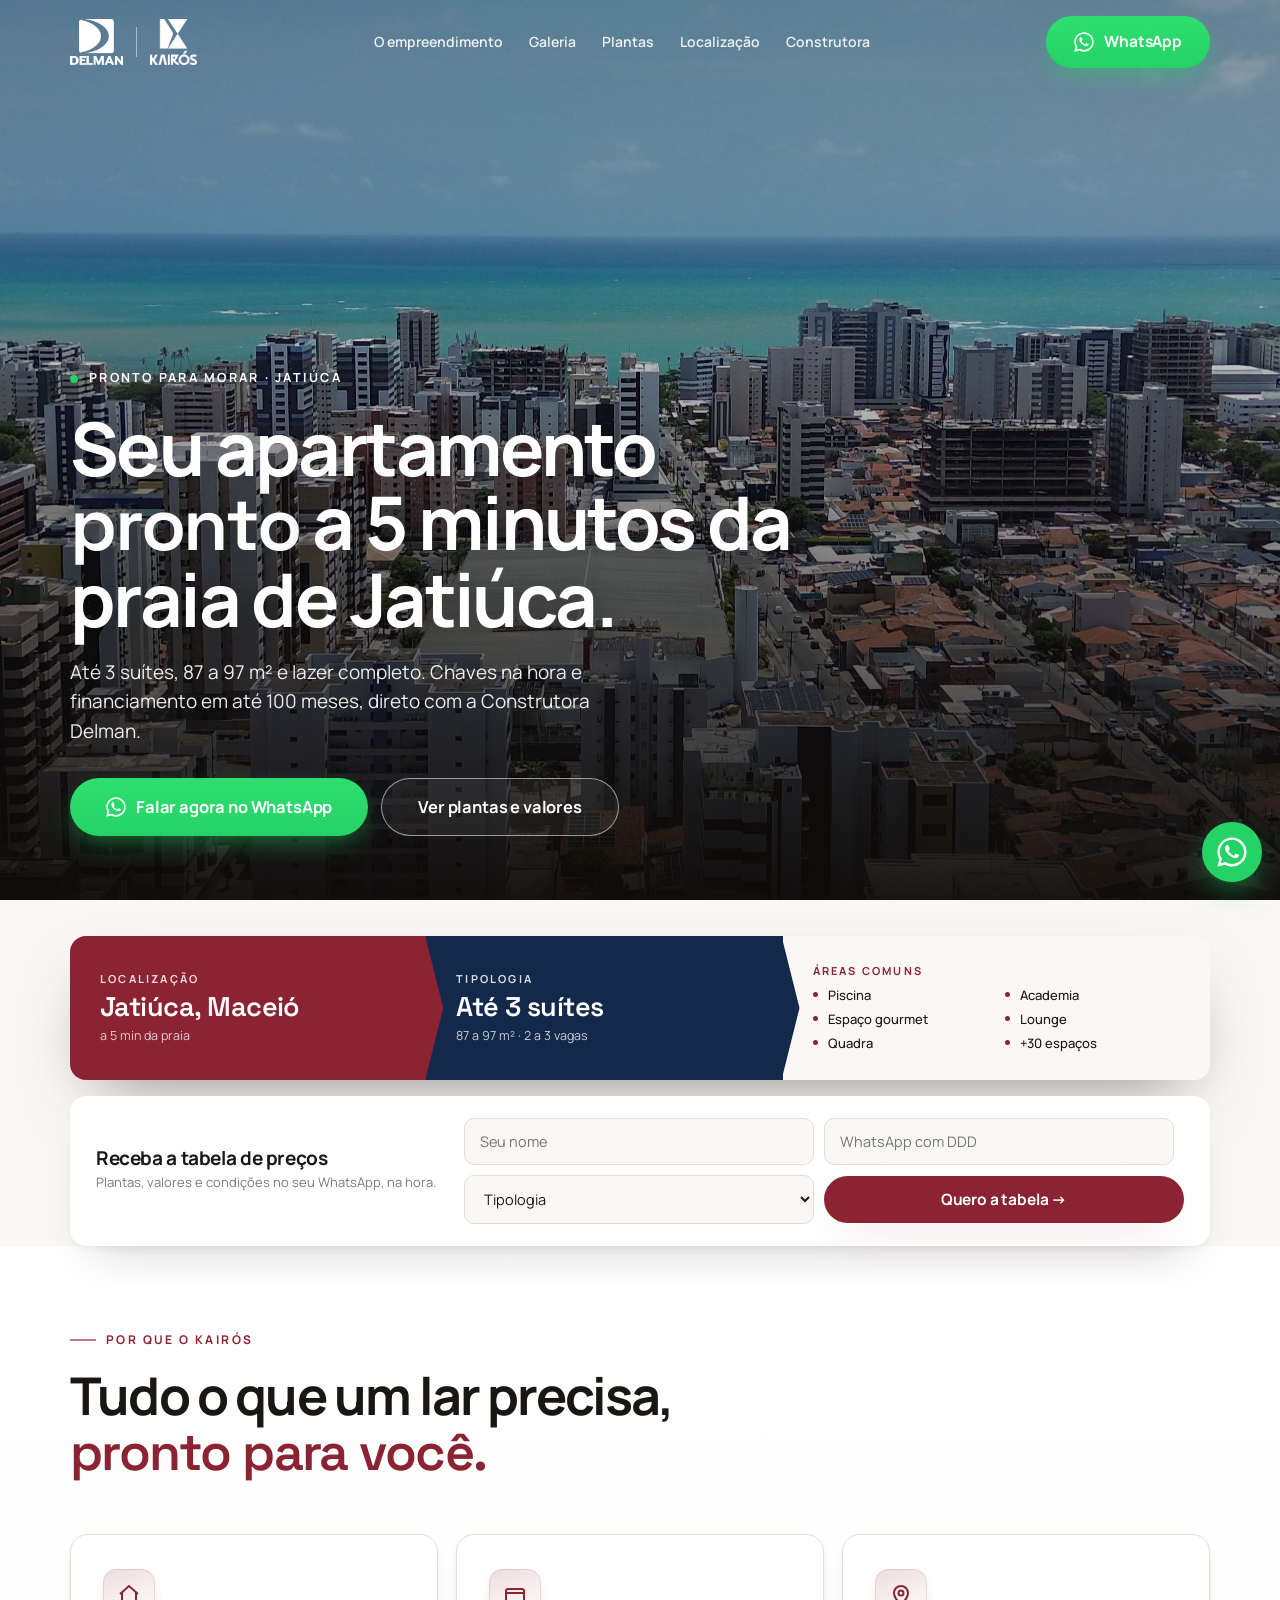
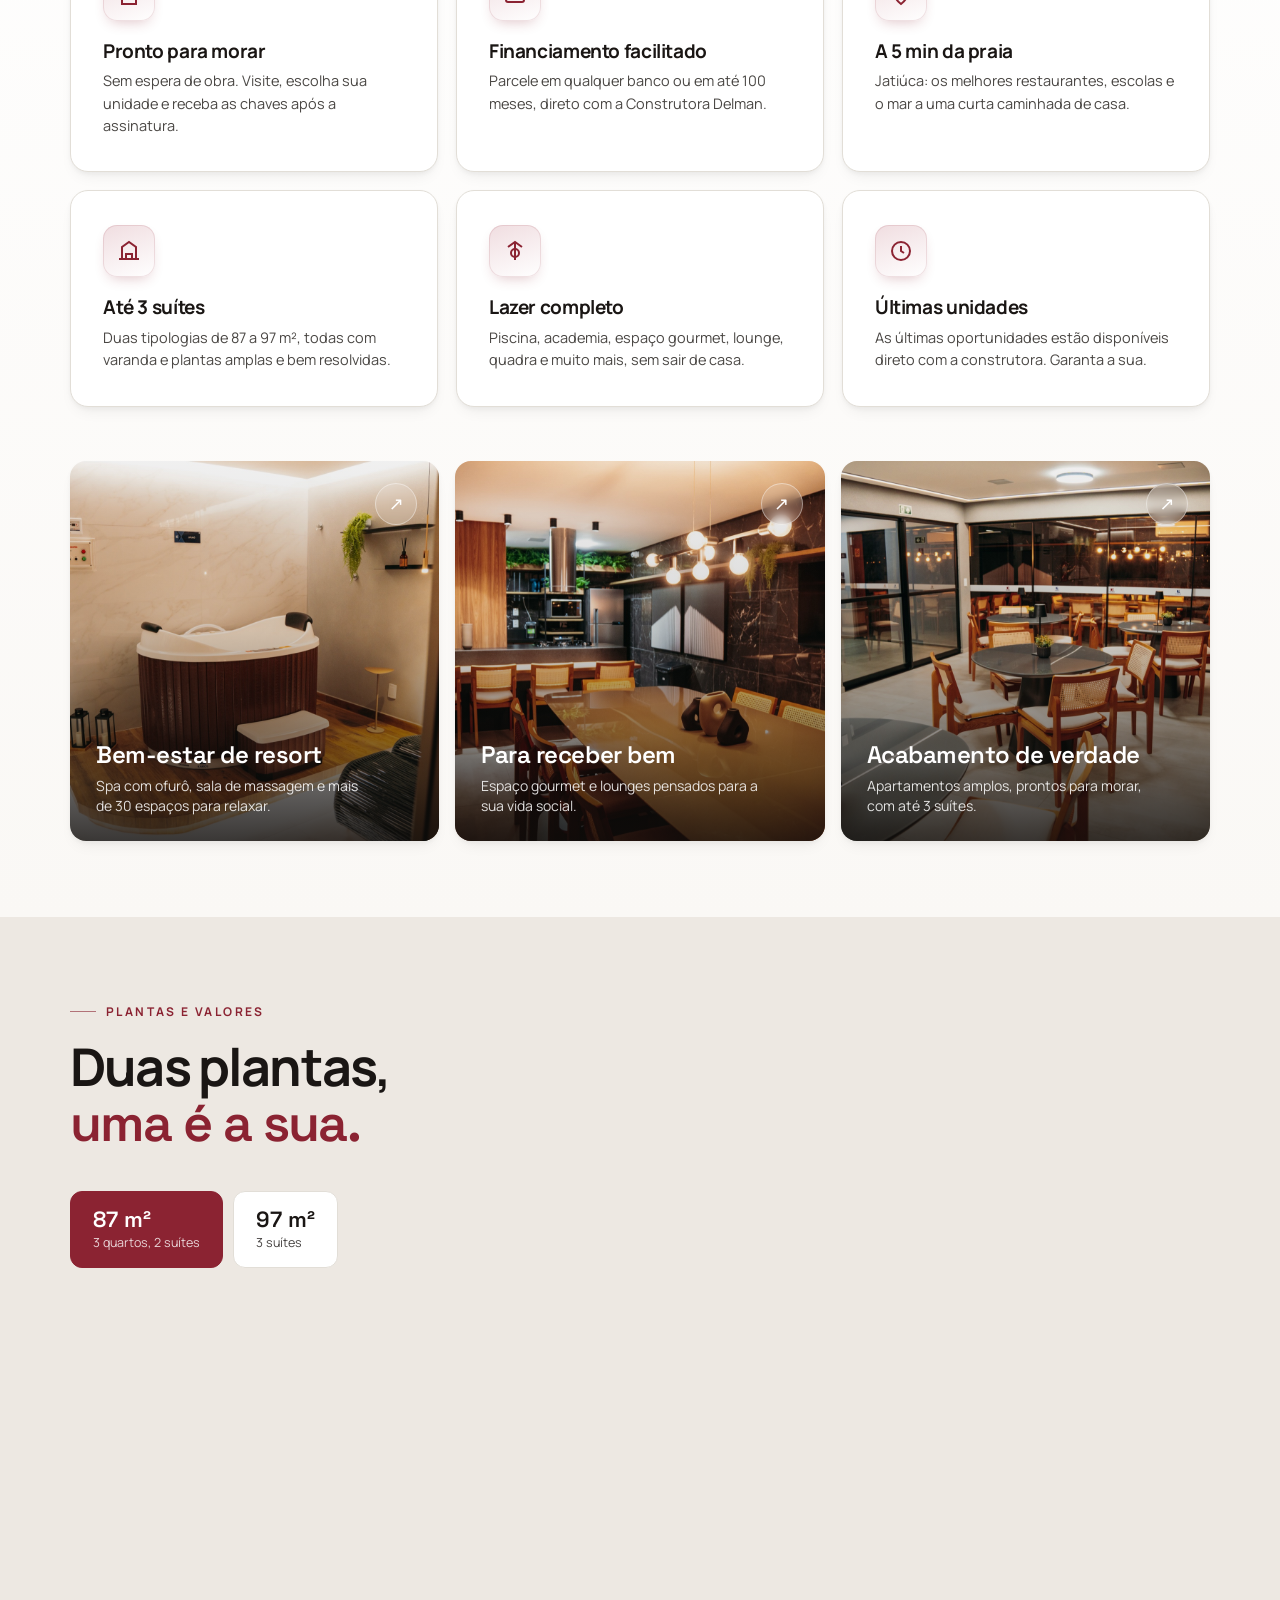
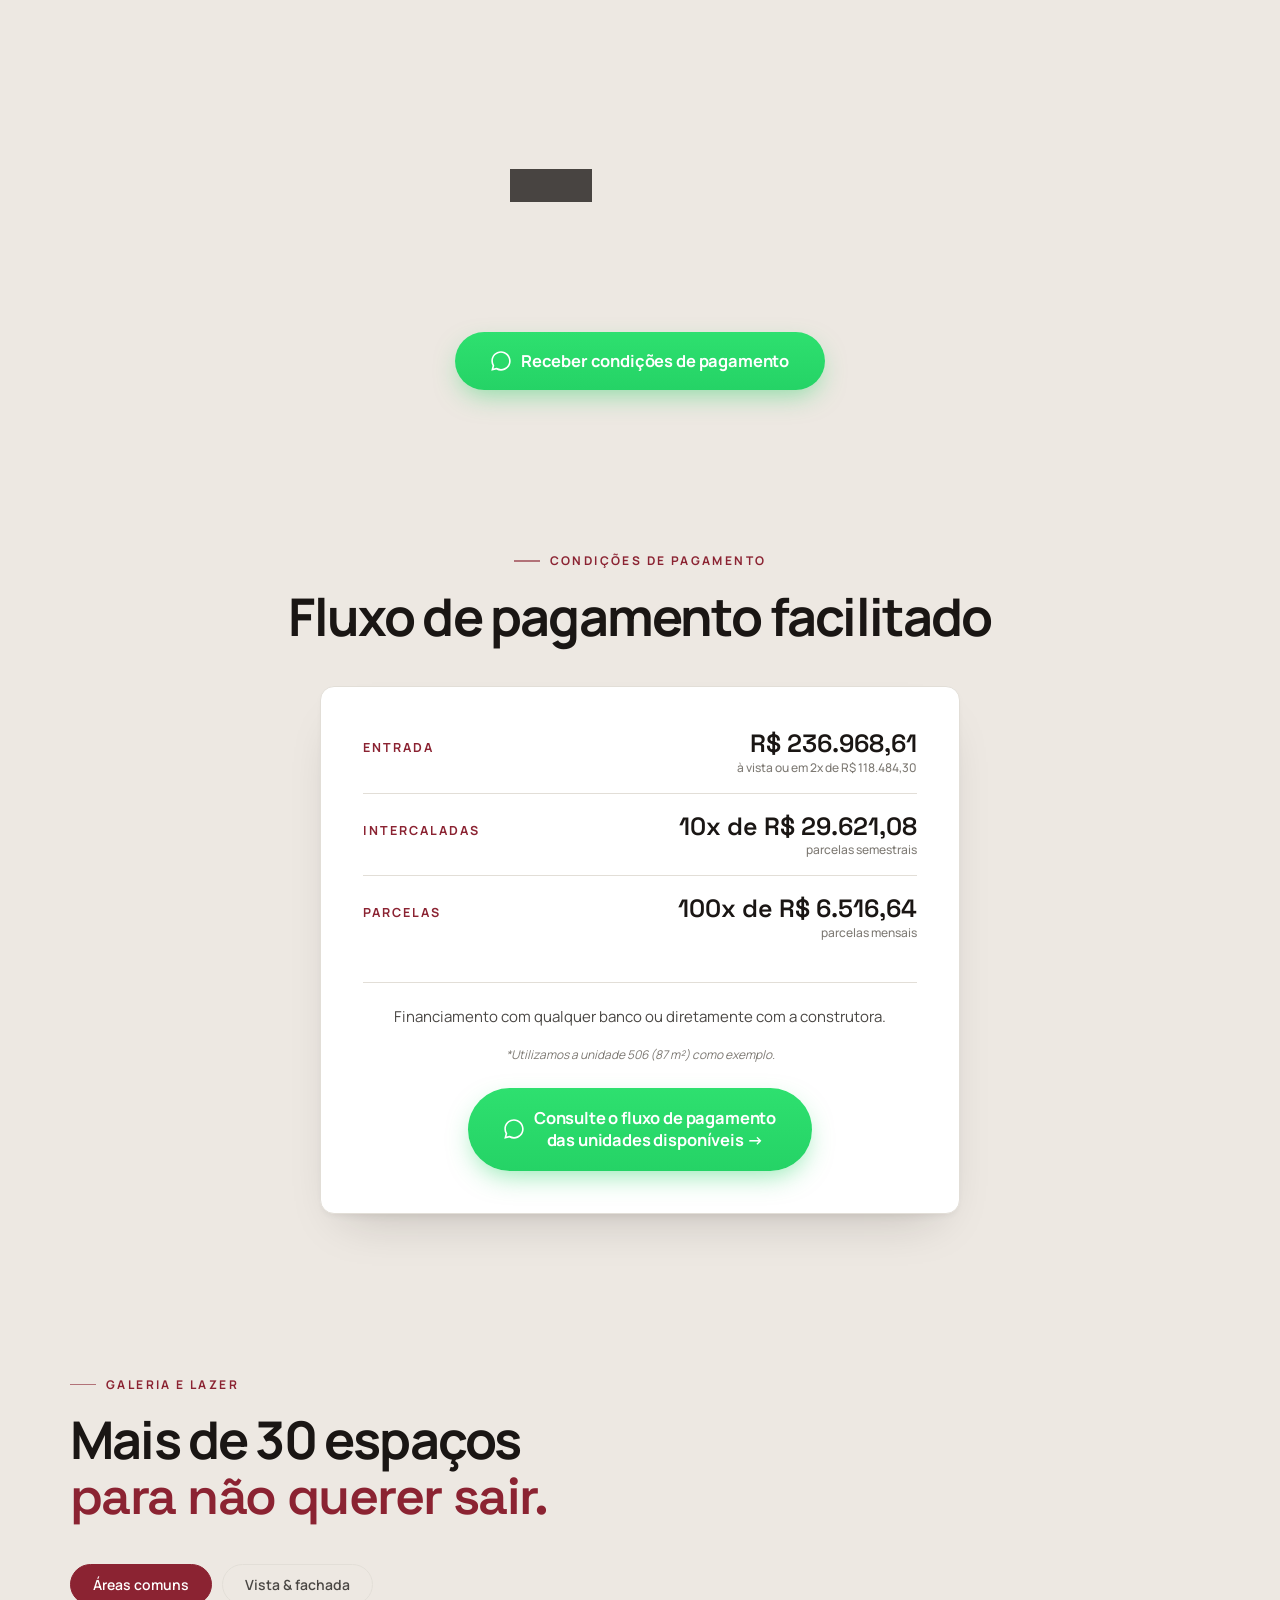
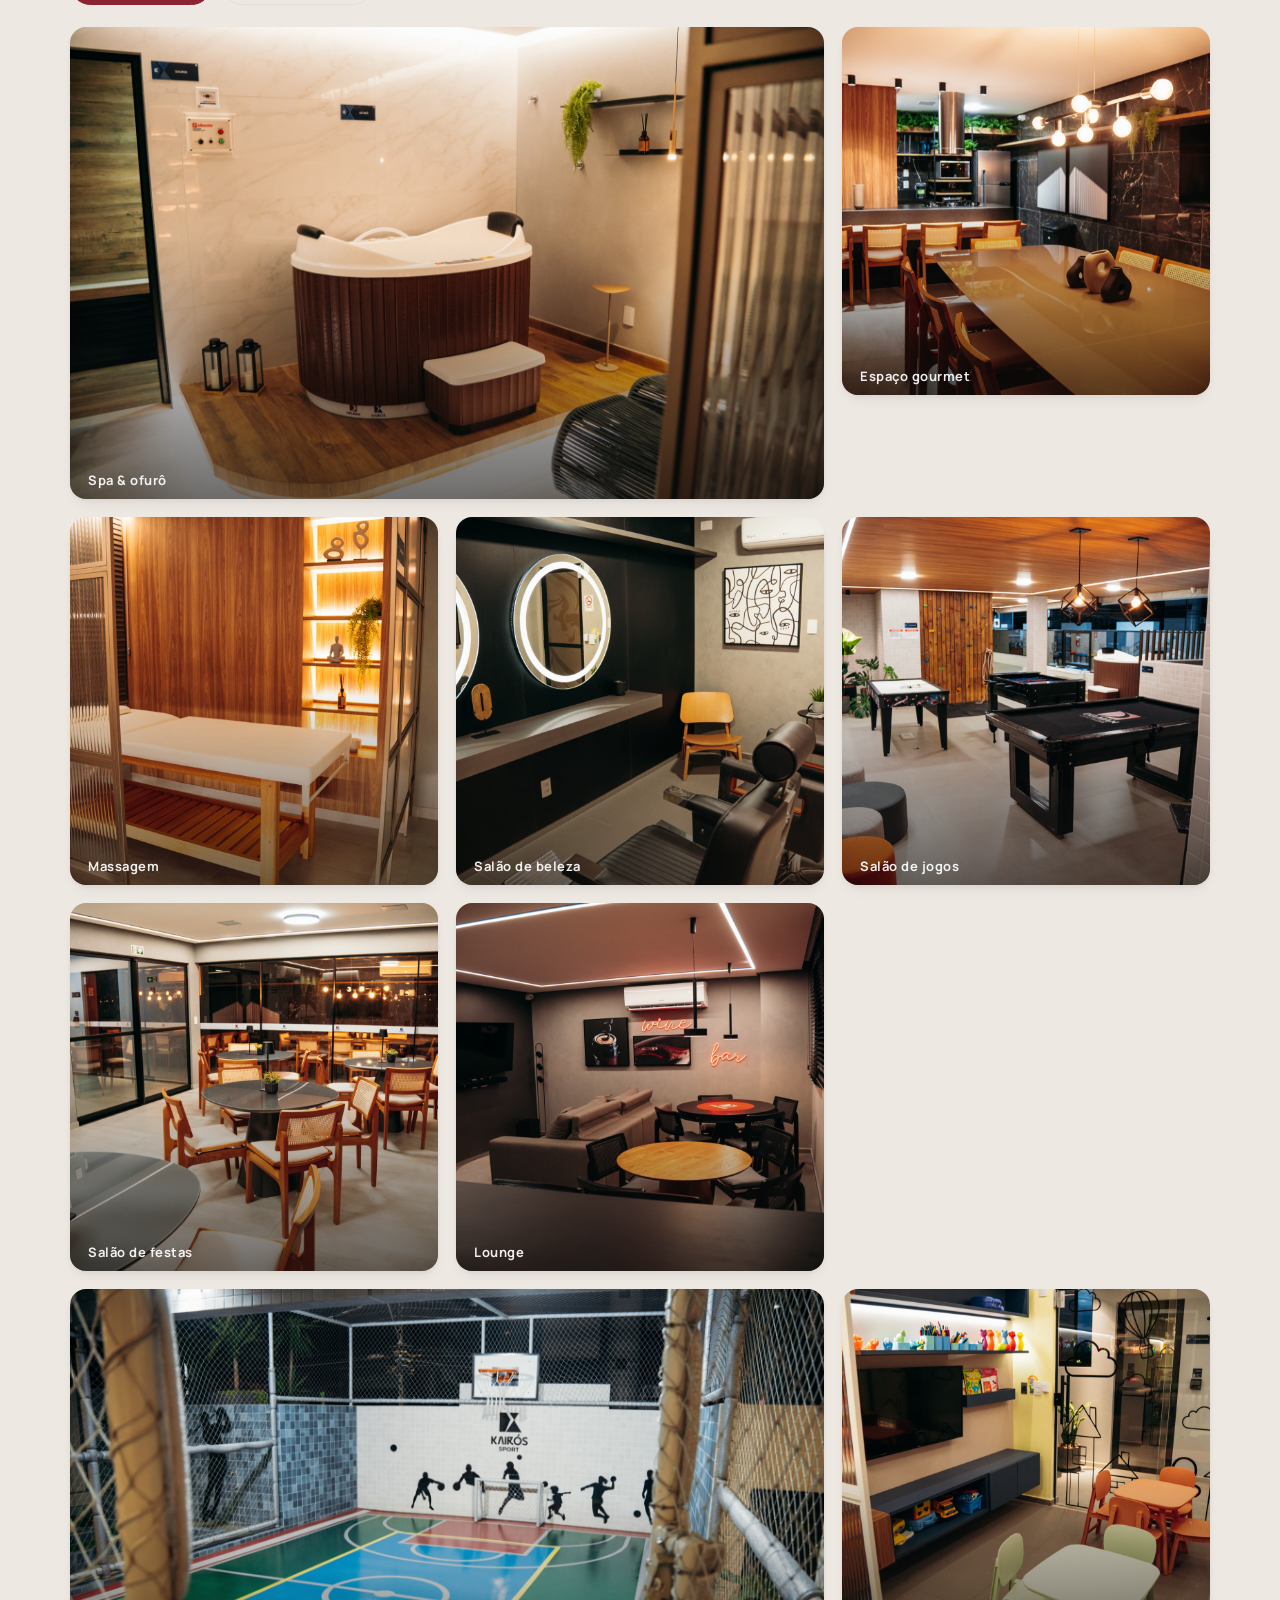
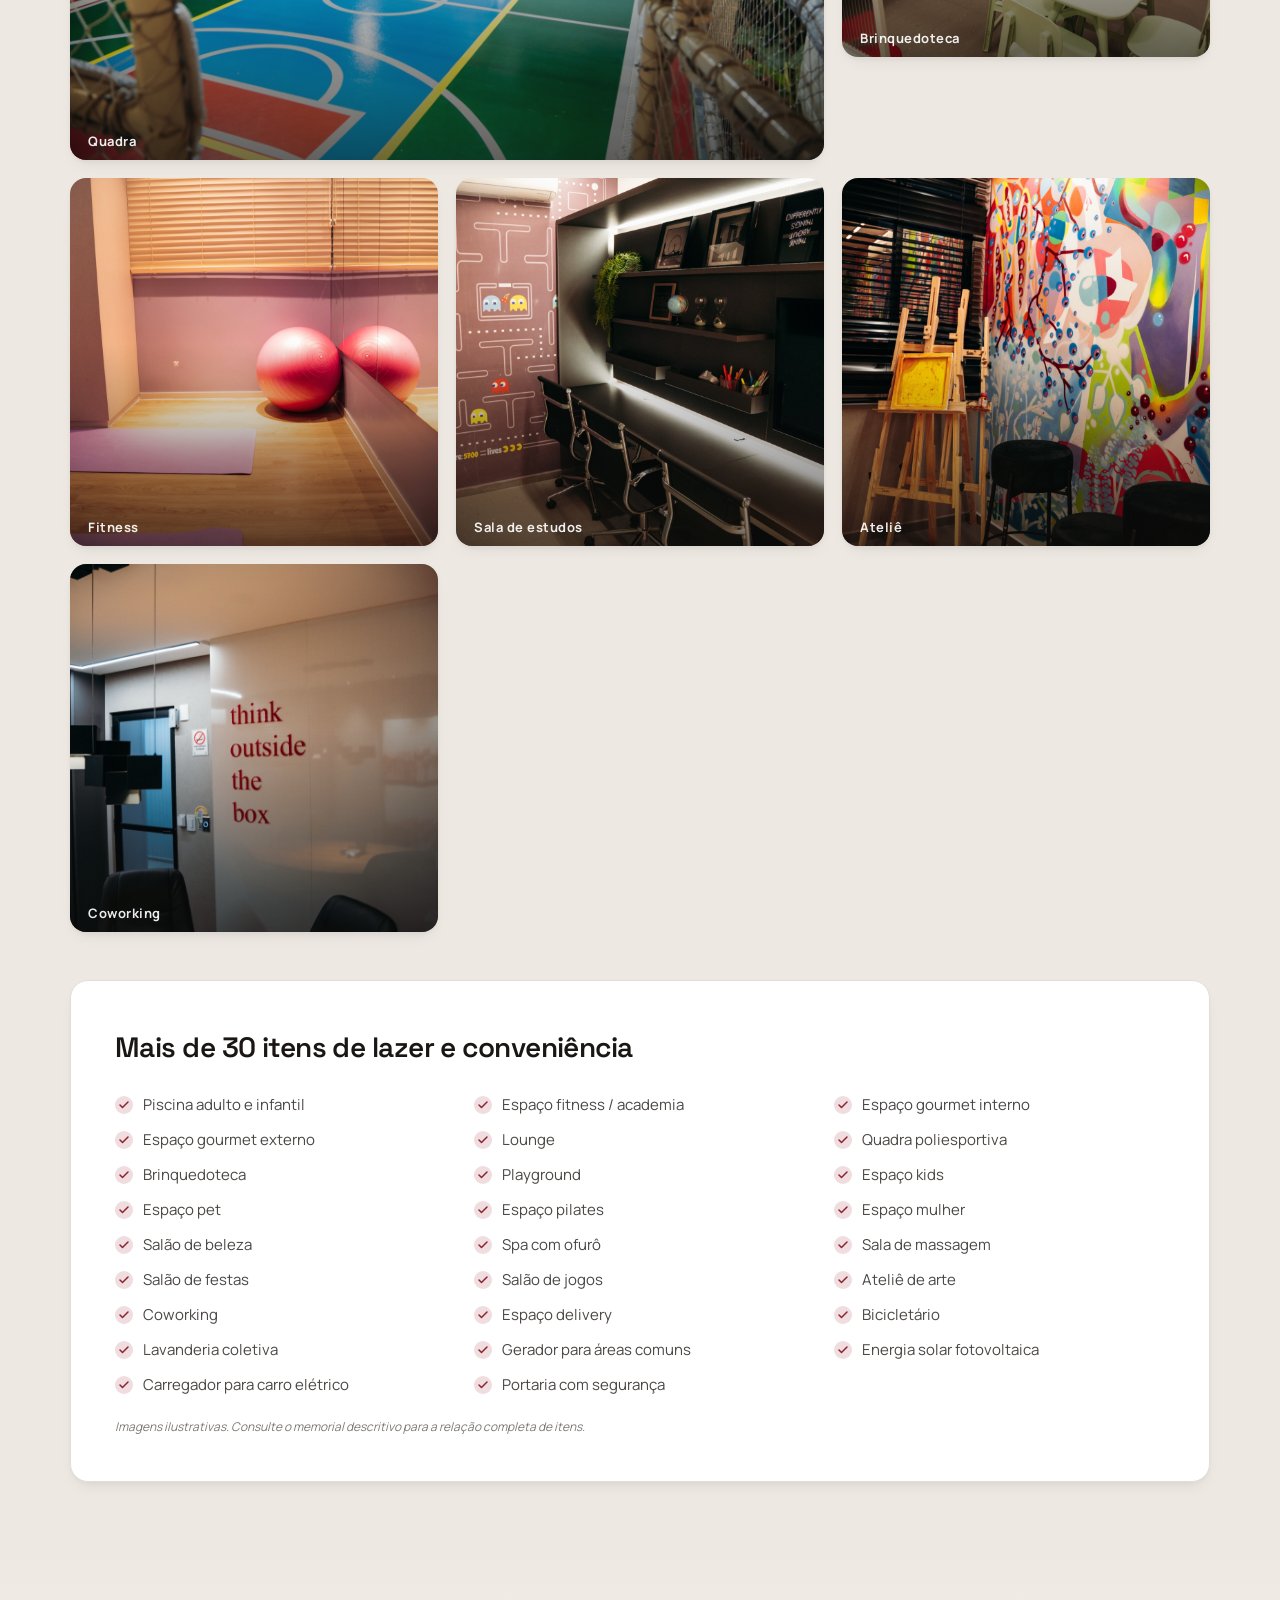
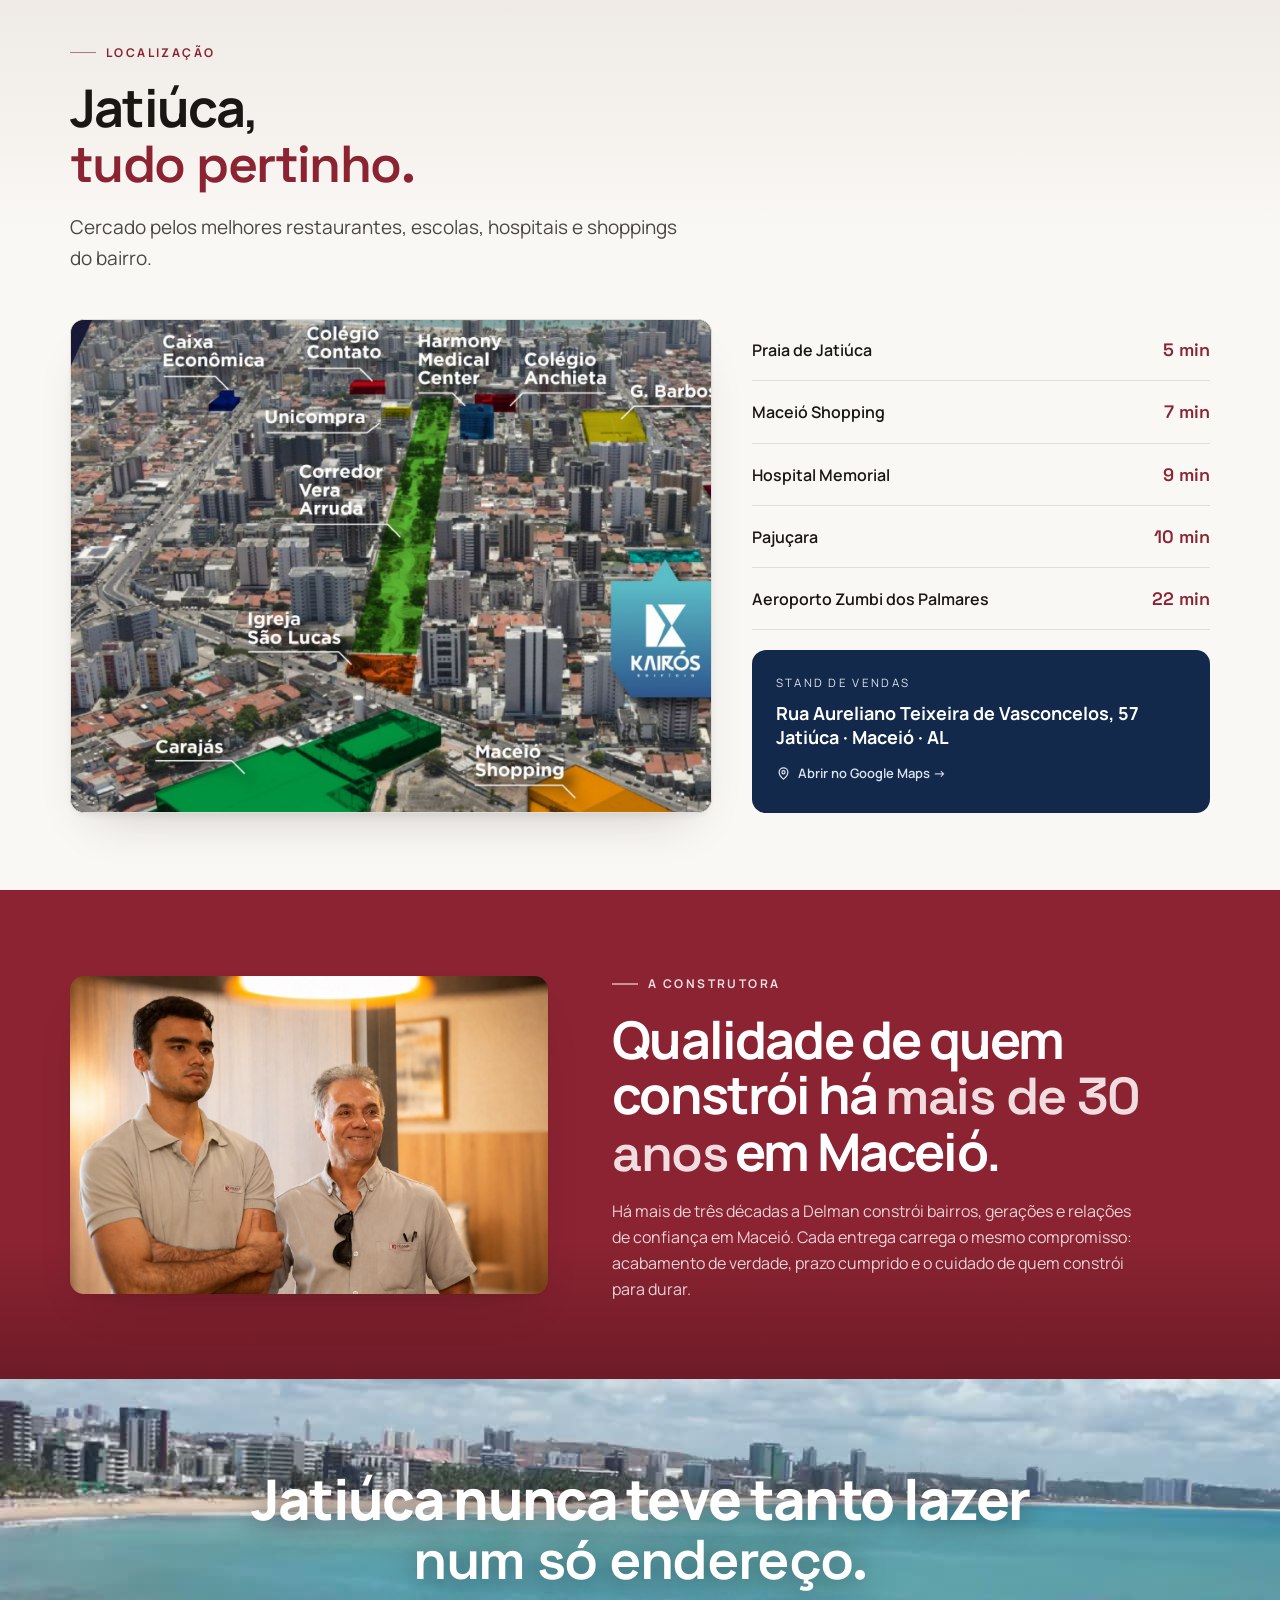
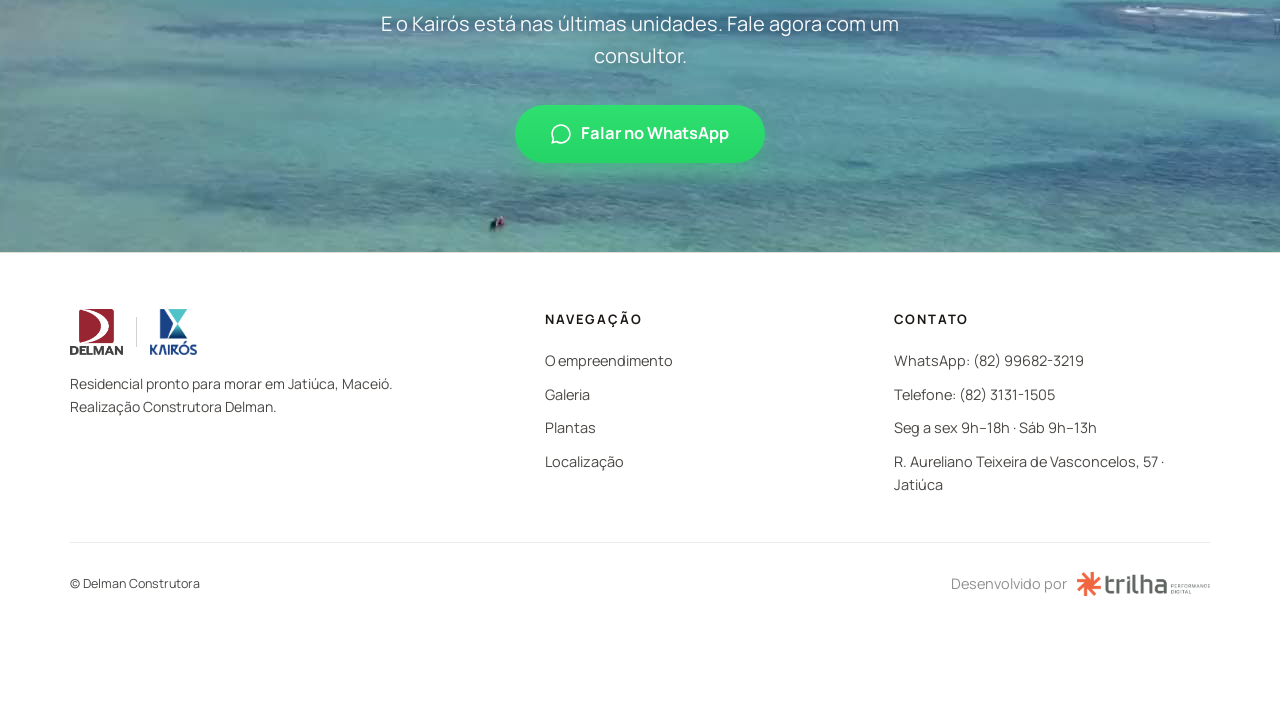
<file: index.html>
<!DOCTYPE html>
<html lang="pt-BR">
<head>
<meta charset="UTF-8" />
<meta name="viewport" content="width=device-width, initial-scale=1.0" />
<title>Edifício Kairós · Apartamentos prontos em Jatiúca, Maceió · Delman</title>
<meta name="description" content="Apartamento pronto para morar em Jatiúca, a 5 minutos da praia. Até 3 suítes, 87 a 97 m², lazer completo. Financiamento em até 100 meses direto com a Construtora Delman." />
<meta property="og:title" content="Edifício Kairós · Jatiúca, Maceió" />
<meta property="og:description" content="Pronto para morar, a 5 minutos da praia de Jatiúca. Até 3 suítes e lazer completo. Construtora Delman, mais de 30 anos." />
<meta property="og:image" content="imagens/hero-mar.jpg" />
<meta property="og:type" content="website" />
<link rel="preconnect" href="https://fonts.googleapis.com" />
<link rel="preconnect" href="https://fonts.gstatic.com" crossorigin />
<link rel="stylesheet" href="https://fonts.googleapis.com/css2?family=Space+Grotesk:wght@500;600;700&family=Manrope:wght@400;500;600;700;800&display=swap" />
<style>
  :root{
    /* Delman = vinho (marca principal) · Kairós = azul-marinho (acento do empreendimento) */
    --wine:#8B2332; --wine-deep:#6E1B27; --wine-soft:#F0DDE0;
    --blue:#13294B; --blue-deep:#0A1A33; --blue-soft:#DCE3EE;
    --ink:#1A1614; --ink-2:#4A4744; --ink-3:#7E7A74;
    --paper:#FAF8F5; --sand:#EDE8E2; --line:#E2DED7; --white:#fff;
    --wa:#25D366; --wa-deep:#1da851;
    --sans:"Manrope",system-ui,-apple-system,sans-serif;
    --serif:"Space Grotesk",system-ui,sans-serif;
    --maxw:1180px;
    --r:14px;
    --ease:cubic-bezier(.2,.7,.2,1);
  }
  *,*::before,*::after{box-sizing:border-box;margin:0;padding:0}
  html{scroll-behavior:smooth;-webkit-text-size-adjust:100%}
  body{font-family:var(--sans);color:var(--ink);background:var(--paper);line-height:1.62;font-size:16px;overflow-x:hidden;-webkit-font-smoothing:antialiased;-moz-osx-font-smoothing:grayscale;text-rendering:optimizeLegibility}
  /* grão de textura cinematográfico global */
  body::after{content:"";position:fixed;inset:0;z-index:9999;pointer-events:none;opacity:.035;mix-blend-mode:multiply;background-image:url("data:image/svg+xml,%3Csvg xmlns='http://www.w3.org/2000/svg' width='160' height='160'%3E%3Cfilter id='n'%3E%3CfeTurbulence type='fractalNoise' baseFrequency='.85' numOctaves='3'/%3E%3C/filter%3E%3Crect width='100%25' height='100%25' filter='url(%23n)'/%3E%3C/svg%3E")}
  /* barra de progresso de leitura */
  .progress{position:fixed;top:0;left:0;height:3px;width:0;background:linear-gradient(90deg,var(--wine),var(--blue));z-index:60;transition:width .1s linear}
  img{display:block;max-width:100%;height:auto}
  a{color:inherit;text-decoration:none}
  h1,h2,h3{line-height:1.06;letter-spacing:-0.03em;font-weight:700}
  .serif{font-family:var(--serif);font-weight:600;font-style:normal;letter-spacing:-0.03em}
  .wrap{max-width:var(--maxw);margin:0 auto;padding:0 20px}
  .accent{color:var(--wine)}

  /* buttons */
  .btn{display:inline-flex;align-items:center;gap:10px;border:none;cursor:pointer;font-family:var(--sans);font-weight:700;font-size:15.5px;letter-spacing:-0.01em;padding:16px 28px;border-radius:999px;transition:transform .25s var(--ease),box-shadow .25s var(--ease),background .25s var(--ease);line-height:1;white-space:nowrap}
  .btn:active{transform:scale(.97)}
  .btn-wa{background:linear-gradient(180deg,#2ee06f,var(--wa));color:#fff;box-shadow:0 10px 26px -6px rgba(37,211,102,.5)}
  .btn-wa:hover{transform:translateY(-3px);box-shadow:0 16px 34px -8px rgba(37,211,102,.6)}
  .btn-wine{background:var(--wine);color:#fff;box-shadow:0 10px 26px -6px rgba(139,35,50,.45)}
  .btn-wine:hover{background:var(--wine-deep);transform:translateY(-3px);box-shadow:0 16px 34px -8px rgba(139,35,50,.55)}
  .btn-blue{background:var(--blue);color:#fff;box-shadow:0 10px 26px -6px rgba(19,41,75,.5)}
  .btn-blue:hover{background:var(--blue-deep);transform:translateY(-3px)}
  .btn-ghost{background:rgba(255,255,255,.06);border:1.5px solid rgba(255,255,255,.55);color:#fff;backdrop-filter:blur(6px)}
  .btn-ghost:hover{background:rgba(255,255,255,.16);transform:translateY(-3px)}
  .btn-lg{padding:19px 36px;font-size:16.5px}
  @media(max-width:560px){.cta-pag{font-size:14px;padding:14px 22px;white-space:normal;text-align:center;line-height:1.3}}
  .wa-ico{width:20px;height:20px;flex:0 0 auto}

  /* header */
  header{position:fixed;top:0;left:0;right:0;z-index:50;transition:background .25s ease,box-shadow .25s ease,padding .25s ease;padding:16px 0}
  header.solid{background:rgba(250,248,245,.92);backdrop-filter:blur(12px);box-shadow:0 1px 0 var(--line);padding:10px 0}
  .nav{display:flex;align-items:center;justify-content:space-between;gap:16px}
  .brand{display:flex;align-items:center;gap:13px}
  .brand .blogo{height:46px;width:auto;display:block;transition:filter .25s}
  .brand .brand-sep{width:1px;height:30px;background:rgba(0,0,0,.18);transition:background .25s}
  .brand.logo-light .brand-sep{background:rgba(255,255,255,.5)}
  .nav-links{display:flex;gap:26px;align-items:center}
  .nav-links a{font-size:14px;font-weight:600;color:#fff;opacity:.9;transition:opacity .2s}
  header.solid .nav-links a{color:var(--ink-2)}
  .nav-links a:hover{opacity:1;color:var(--wine)}
  .nav-cta{display:flex;align-items:center;gap:10px}
  @media(max-width:880px){.nav-links{display:none}.brand .blogo{height:40px}}

  /* hero */
  .hero{position:relative;min-height:100svh;display:flex;align-items:flex-end;color:#fff;overflow:hidden}
  .hero-bg{position:absolute;inset:0;z-index:0;overflow:hidden;background:var(--blue-deep)}
  .hero-bg .hero-video,.hero-bg .hero-fallback{position:absolute;inset:0;width:100%;height:100%;object-fit:cover;object-position:center}
  .hero-bg .hero-video{z-index:1}
  /* fallback aparece atrás; só fica visível se o vídeo não tocar (ex.: economia de dados) */
  .hero-bg .hero-fallback{z-index:0;transform-origin:center;animation:kenburns 22s ease-out forwards}
  @keyframes kenburns{0%{transform:scale(1.0)}100%{transform:scale(1.12)}}
  /* overlay mais forte e escuro embaixo — elegância + legibilidade (esconde área urbana densa) */
  .hero-bg::after{content:"";position:absolute;inset:0;background:linear-gradient(180deg,rgba(15,12,10,.32) 0%,rgba(15,12,10,.2) 38%,rgba(15,12,10,.7) 78%,rgba(15,12,10,.96) 100%)}
  .hero-inner{position:relative;z-index:1;width:100%;padding-top:130px;padding-bottom:64px;display:flex;align-items:flex-end}
  .hero-content{max-width:760px}
  .badge{display:inline-flex;align-items:center;gap:11px;font-size:12.5px;font-weight:700;letter-spacing:.18em;text-transform:uppercase;margin-bottom:22px;text-shadow:0 1px 12px rgba(0,0,0,.5)}
  .pulse{width:8px;height:8px;border-radius:50%;background:var(--wa);box-shadow:0 0 0 0 rgba(37,211,102,.6);animation:pulse 2s infinite}
  @keyframes pulse{70%{box-shadow:0 0 0 9px rgba(37,211,102,0)}100%{box-shadow:0 0 0 0 rgba(37,211,102,0)}}
  .hero h1{font-size:clamp(40px,6vw,74px);font-weight:700;line-height:1.0;letter-spacing:-0.035em;text-shadow:0 2px 40px rgba(0,0,0,.4)}
  .hero h1 .serif{font-weight:600}
  .hero p.sub{font-size:clamp(16px,1.6vw,19px);margin-top:22px;max-width:560px;color:rgba(255,255,255,.92);font-weight:400;line-height:1.55}
  .hero-ctas{display:flex;gap:13px;margin-top:32px;flex-wrap:wrap}

  /* lead bar — faixa horizontal abaixo da spec bar */
  .lead-bar{margin-top:16px;background:#fff;border-radius:16px;padding:22px 26px;box-shadow:var(--shadow-card);display:flex;align-items:center;gap:28px;flex-wrap:wrap}
  .lead-bar-txt{flex:1 1 220px;min-width:200px}
  .lead-bar-txt h3{font-size:19px;font-weight:700;letter-spacing:-0.02em}
  .lead-bar-txt .small{font-size:13px;color:var(--ink-3);margin-top:4px}
  .lead-bar-form{flex:2 1 480px;display:grid;grid-template-columns:1fr 1fr auto;gap:10px;align-items:center}
  .lead-bar-form input,.lead-bar-form select{font-family:var(--sans);font-size:14.5px;padding:13px 15px;border:1.5px solid var(--line);border-radius:10px;background:var(--paper);color:var(--ink);transition:border-color .2s,box-shadow .2s}
  .lead-bar-form input:focus,.lead-bar-form select:focus{outline:none;border-color:var(--wine);background:#fff;box-shadow:0 0 0 3px rgba(139,35,50,.1)}
  .lead-bar-form select{grid-column:1/2}
  .lead-bar-form .btn{grid-column:2/4;justify-content:center;white-space:nowrap}
  @media(max-width:980px){
    .lead-bar-form{grid-template-columns:1fr 1fr}
    .lead-bar-form .btn{grid-column:1/3}
  }
  @media(max-width:880px){
    .hero-inner{padding-top:104px;padding-bottom:64px}
    .lead-bar{flex-direction:column;align-items:stretch;gap:16px}
    .lead-bar-txt,.lead-bar-form{flex:0 0 auto}
    .lead-bar-form{grid-template-columns:1fr;grid-auto-rows:auto;align-content:start;align-items:start;gap:10px}
    .lead-bar-form input,.lead-bar-form select,.lead-bar-form .btn{height:auto}
    .lead-bar-form select,.lead-bar-form .btn{grid-column:1/2}
  }


  /* sections */
  section.block{padding:clamp(48px,6vw,84px) 0}
  .eyebrow{display:inline-flex;align-items:center;gap:10px;font-size:12px;font-weight:700;letter-spacing:.2em;text-transform:uppercase;color:var(--wine);margin-bottom:18px}
  .eyebrow::before{content:"";width:26px;height:1.5px;background:currentColor;display:inline-block;opacity:.6}
  .h2{font-size:clamp(31px,4.6vw,52px);font-weight:700;letter-spacing:-0.035em}
  .lead-p{font-size:clamp(16px,1.6vw,19px);color:var(--ink-2);max-width:620px;margin-top:20px;line-height:1.6}
  .center{text-align:center}
  .center .lead-p{margin-left:auto;margin-right:auto}
  .center .eyebrow::after{content:"";width:26px;height:1.5px;background:currentColor;display:inline-block;opacity:.6}

  /* benefits */
  .benefits{display:grid;grid-template-columns:repeat(3,1fr);gap:18px;margin-top:54px}
  .bcard{background:#fff;border:1px solid var(--line);border-radius:18px;padding:34px 32px;transition:transform .3s var(--ease),box-shadow .3s var(--ease),border-color .3s var(--ease);position:relative}
  .bcard:hover{transform:translateY(-6px);box-shadow:0 24px 50px -22px rgba(26,22,20,.28);border-color:transparent}
  .bcard .ico{width:52px;height:52px;border-radius:14px;background:linear-gradient(160deg,var(--wine-soft),#fff);color:var(--wine);display:flex;align-items:center;justify-content:center;margin-bottom:20px;box-shadow:inset 0 0 0 1px rgba(139,35,50,.12)}
  .bcard h3{font-size:19px;font-weight:700;letter-spacing:-0.02em}
  .bcard p{font-size:14.5px;color:var(--ink-2);margin-top:9px;line-height:1.55}
  @media(max-width:860px){.benefits{grid-template-columns:1fr}}

  /* gallery */
  .sec-head{display:flex;justify-content:space-between;align-items:flex-end;gap:24px;flex-wrap:wrap}
  .gallery{display:grid;grid-template-columns:repeat(12,1fr);gap:16px;margin-top:54px}
  .gitem{position:relative;overflow:hidden;border-radius:16px;cursor:pointer;display:block;border:none;padding:0;background:none;font-family:inherit;width:100%}
  .gitem img{width:100%;height:100%;object-fit:cover;transition:transform .8s var(--ease)}
  .gitem:hover img{transform:scale(1.08)}
  .gitem .cap{position:absolute;left:18px;bottom:16px;color:#fff;font-size:13px;font-weight:700;letter-spacing:.04em;z-index:2;transform:translateY(6px);opacity:.92;transition:transform .5s var(--ease),opacity .5s var(--ease)}
  .gitem:hover .cap{transform:translateY(0);opacity:1}
  .gitem .plus{position:absolute;top:16px;right:16px;z-index:2;width:38px;height:38px;border-radius:50%;background:rgba(255,255,255,.18);backdrop-filter:blur(6px);border:1px solid rgba(255,255,255,.4);display:flex;align-items:center;justify-content:center;color:#fff;font-size:20px;opacity:0;transform:scale(.7);transition:all .45s var(--ease)}
  .gitem:hover .plus{opacity:1;transform:scale(1)}
  .gitem::after{content:"";position:absolute;inset:0;background:linear-gradient(180deg,transparent 45%,rgba(15,12,10,.6));z-index:1;transition:background .5s var(--ease)}
  .gitem:hover::after{background:linear-gradient(180deg,rgba(139,35,50,.1) 0%,transparent 45%,rgba(15,12,10,.72))}
  .g-tall{grid-column:span 4;aspect-ratio:3/4}
  .g-wide{grid-column:span 8;aspect-ratio:16/10}
  .g-sq{grid-column:span 4;aspect-ratio:1}
  @media(max-width:860px){.gallery{grid-template-columns:repeat(2,1fr)}.g-tall,.g-wide,.g-sq{grid-column:span 1;aspect-ratio:4/3}}

  /* plantas */
  .plantas{background:var(--sand)}
  .ptabs{display:flex;gap:10px;margin-top:40px;flex-wrap:wrap}
  .ptab{background:#fff;border:1.5px solid var(--line);border-radius:12px;padding:16px 22px;cursor:pointer;transition:all .2s;text-align:left;font-family:var(--sans);color:var(--ink);-webkit-appearance:none;appearance:none}
  .ptab.active{border-color:var(--wine);background:var(--wine);color:#fff}
  .ptab .pa{font-family:var(--serif);font-style:normal;font-weight:600;font-size:22px;display:block;line-height:1}
  .ptab .pn{font-size:12.5px;opacity:.8;margin-top:4px;display:block}
  .ppanel{display:grid;grid-template-columns:1fr 1fr;gap:48px;margin-top:36px;align-items:center;background:#fff;border:1px solid var(--line);border-radius:var(--r);padding:clamp(24px,4vw,48px)}
  .ppanel .pinfo h3{font-size:clamp(34px,5vw,56px);font-weight:800;line-height:1}
  .ppanel .pinfo .ptype{font-family:var(--serif);font-style:italic;font-size:20px;color:var(--ink-2);margin-top:6px}
  .pprice{margin-top:18px;padding-top:18px;border-top:1px solid var(--line);display:flex;align-items:baseline;gap:9px;flex-wrap:wrap}
  .pprice-lbl{font-size:12px;letter-spacing:.16em;text-transform:uppercase;color:var(--ink-3);font-weight:700}
  .pprice-val{font-family:var(--serif);font-weight:600;font-size:clamp(24px,3vw,32px);color:var(--wine);letter-spacing:-.01em;line-height:1}
  /* fluxo de pagamento */
  .paysec{background:var(--sand)}
  .paybox{max-width:640px;margin:42px auto 0;background:#fff;border:1px solid var(--line);border-radius:var(--r);padding:clamp(26px,4vw,42px);box-shadow:var(--shadow-card)}
  .payrow{display:flex;justify-content:space-between;align-items:baseline;gap:18px;padding:18px 0;border-top:1px solid var(--line)}
  .payrow:first-child{border-top:none;padding-top:0}
  .paylbl{font-size:12.5px;letter-spacing:.16em;text-transform:uppercase;font-weight:700;color:var(--wine);white-space:nowrap}
  .payval{font-family:var(--serif);font-weight:600;font-size:clamp(19px,2.4vw,25px);color:var(--ink);text-align:right;line-height:1.15}
  .payval small{display:block;font-family:var(--sans);font-weight:500;font-size:12px;color:var(--ink-3);letter-spacing:0;text-transform:none;margin-top:3px}
  .payfin{margin-top:24px;padding-top:22px;border-top:1px solid var(--line);font-size:15px;color:var(--ink-2);line-height:1.6;text-align:center}
  .paynote{margin-top:16px;font-size:12px;color:var(--ink-3);font-style:italic;text-align:center}
  .paybox .btn{max-width:100%;white-space:normal;text-align:center;line-height:1.35}
  @media(max-width:560px){.payrow{flex-direction:column;align-items:flex-start;gap:3px}.payval{text-align:left}.paybox .btn{width:100%;font-size:14.5px;padding-left:18px;padding-right:18px}}
  .ppanel .pinfo ul{list-style:none;margin:24px 0 0;display:flex;flex-direction:column;gap:11px}
  .ppanel .pinfo li{display:flex;gap:11px;align-items:center;font-size:15px;color:var(--ink-2)}
  .ppanel .pinfo li::before{content:"";width:7px;height:7px;border-radius:50%;background:var(--wine);flex:0 0 auto}
  .pframe{background:linear-gradient(160deg,#fff,var(--sand));border-radius:var(--r);padding:clamp(20px,3vw,36px);position:relative;box-shadow:0 14px 36px -18px rgba(0,0,0,.25)}
  .persp-img{width:100%;height:auto;display:block;border-radius:8px;transition:transform .5s var(--ease)}
  .pframe:hover .persp-img{transform:scale(1.02)}
  .persp-zoom{position:absolute;right:24px;bottom:24px;background:rgba(26,22,20,.78);color:#fff;font-size:11.5px;font-weight:600;letter-spacing:.04em;padding:7px 12px;border-radius:999px;pointer-events:none;backdrop-filter:blur(4px)}
  .pcorner{position:absolute;width:14px;height:14px;border:1.5px solid var(--wine);opacity:.55}
  .pcorner.tl{top:14px;left:14px;border-width:1.5px 0 0 1.5px}.pcorner.tr{top:14px;right:14px;border-width:1.5px 1.5px 0 0}
  .pcorner.bl{bottom:14px;left:14px;border-width:0 0 1.5px 1.5px}.pcorner.br{bottom:14px;right:14px;border-width:0 1.5px 1.5px 0}
  @media(max-width:860px){.ppanel{grid-template-columns:1fr;gap:30px}}

  /* localizacao */
  .loc-grid{display:grid;grid-template-columns:1.4fr 1fr;gap:40px;margin-top:46px;align-items:stretch}
  .loc-map{border-radius:var(--r);overflow:hidden;border:1px solid var(--line);min-height:340px;background:var(--ink)}
  .loc-map img{width:100%;height:100%;object-fit:cover}
  .loc-list{display:flex;flex-direction:column;gap:0}
  .poi{display:flex;justify-content:space-between;align-items:baseline;padding:16px 0;border-bottom:1px solid var(--line)}
  .poi .nm{font-size:16px;font-weight:600}
  .poi .ds{font-family:var(--serif);font-style:normal;font-weight:600;color:var(--wine);font-size:18px}
  .addr{display:block;background:var(--blue);color:#fff;border-radius:var(--r);padding:24px;margin-top:20px;transition:transform .25s var(--ease),box-shadow .25s var(--ease),background .25s var(--ease)}
  .addr:hover{transform:translateY(-3px);background:var(--blue-deep);box-shadow:var(--shadow-blue)}
  .addr .lbl{font-size:11.5px;letter-spacing:.2em;text-transform:uppercase;color:var(--blue-soft);margin-bottom:8px}
  .addr .st{font-weight:700;font-size:18px;line-height:1.35}
  .addr-cta{display:inline-flex;align-items:center;gap:7px;margin-top:14px;font-size:13px;font-weight:600;color:var(--blue-soft);transition:gap .2s var(--ease)}
  .addr:hover .addr-cta{gap:11px;color:#fff}
  @media(max-width:860px){.loc-grid{grid-template-columns:1fr}}

  /* construtora */
  .inst{background:linear-gradient(180deg,var(--wine) 0%,var(--wine) 72%,var(--wine-deep) 100%);color:#fff}
  .inst-grid{display:grid;grid-template-columns:.8fr 1fr;gap:clamp(32px,5vw,64px);align-items:center}
  .inst-grid img{border-radius:var(--r);width:100%}
  .inst .h2{color:#fff}
  .inst p{color:rgba(255,255,255,.8);margin-top:18px;font-size:16px;max-width:520px}
  @media(max-width:860px){.inst-grid{grid-template-columns:1fr}.inst-grid img{max-height:300px;object-fit:cover}}

  /* CTA final */
  .final{position:relative;color:#fff;overflow:hidden}
  .final-bg{position:absolute;inset:0;z-index:0}
  .final-bg img,.final-bg .final-video{position:absolute;inset:0;width:100%;height:100%;object-fit:cover}
  .final-bg .final-video{z-index:1}.final-bg img{z-index:0}
  .final .wrap{position:relative;z-index:1;text-align:center;padding:clamp(52px,7vw,90px) 20px}
  .final h2{font-size:clamp(32px,5vw,56px);font-weight:800;text-shadow:0 2px 30px rgba(0,0,0,.5)}
  .final p{font-size:clamp(16px,2vw,20px);color:rgba(255,255,255,.95);margin-top:18px;max-width:600px;margin-left:auto;margin-right:auto;text-shadow:0 1px 16px rgba(0,0,0,.55)}
  .final .hero-ctas{justify-content:center}

  /* footer */
  footer{background:#fff;color:var(--ink-2);padding:56px 0 110px;border-top:1px solid var(--line)}
  .foot-grid{display:grid;grid-template-columns:1.4fr 1fr 1fr;gap:32px}
  .brand-foot{margin-bottom:18px}
  .brand-foot .blogo{height:46px}
  footer h4{color:var(--ink);font-size:13px;letter-spacing:.14em;text-transform:uppercase;margin-bottom:14px;font-weight:700}
  footer a{display:block;padding:5px 0;font-size:14.5px;transition:color .2s}
  footer a:hover{color:var(--wine)}
  .foot-bottom{border-top:1px solid rgba(0,0,0,.08);margin-top:40px;padding-top:24px;display:flex;justify-content:space-between;align-items:center;gap:16px;flex-wrap:wrap;font-size:12.5px}
  .foot-trilha{display:flex;align-items:center;gap:10px}
  .foot-trilha img{height:24px;width:auto;opacity:.85;transition:opacity .2s}
  .foot-trilha:hover img{opacity:1}
  @media(max-width:760px){.foot-grid{grid-template-columns:1fr;gap:28px}.foot-bottom{flex-direction:column;align-items:flex-start;gap:14px}}

  /* floating WA */
  .fab{position:fixed;right:18px;bottom:18px;z-index:60;width:60px;height:60px;border-radius:50%;background:var(--wa);display:flex;align-items:center;justify-content:center;box-shadow:0 10px 30px rgba(37,211,102,.5);animation:pulse 2.4s infinite}
  .fab svg{width:30px;height:30px}
  @media(max-width:760px){.fab{bottom:78px}}

  /* sticky mobile CTA */
  .mbar{position:fixed;left:0;right:0;bottom:0;z-index:55;display:none;gap:10px;padding:10px 14px;background:rgba(250,248,245,.97);backdrop-filter:blur(10px);border-top:1px solid var(--line)}
  .mbar .btn{flex:1;justify-content:center;padding:14px}
  @media(max-width:760px){.mbar{display:flex}}

  /* lightbox */
  .lb{position:fixed;inset:0;z-index:200;background:rgba(15,12,10,.94);backdrop-filter:blur(10px);display:flex;align-items:center;justify-content:center;padding:clamp(16px,4vw,56px);opacity:0;pointer-events:none;transition:opacity .35s var(--ease)}
  .lb.open{opacity:1;pointer-events:auto}
  .lb img{max-width:100%;max-height:86vh;border-radius:12px;box-shadow:0 40px 90px -20px rgba(0,0,0,.7);transform:scale(.96);transition:transform .4s var(--ease)}
  .lb.open img{transform:scale(1)}
  .lb-x,.lb-prev,.lb-next{position:absolute;width:52px;height:52px;border-radius:50%;background:rgba(255,255,255,.1);border:1px solid rgba(255,255,255,.25);color:#fff;cursor:pointer;display:flex;align-items:center;justify-content:center;font-size:22px;transition:background .2s}
  .lb-x:hover,.lb-prev:hover,.lb-next:hover{background:rgba(255,255,255,.22)}
  .lb-x{top:24px;right:24px}.lb-prev{left:24px;top:50%;transform:translateY(-50%)}.lb-next{right:24px;top:50%;transform:translateY(-50%)}
  .lb-cap{position:absolute;bottom:28px;left:0;right:0;text-align:center;color:rgba(255,255,255,.85);font-size:14px;letter-spacing:.04em}
  @media(max-width:560px){.lb-prev,.lb-next{width:44px;height:44px}.lb-prev{left:10px}.lb-next{right:10px}}

  /* reveal cinemático */
  .rv{opacity:0;transform:translateY(34px);transition:opacity .9s var(--ease),transform .9s var(--ease)}
  .rv.in{opacity:1;transform:none}
  .rv-l{opacity:0;transform:translateX(-40px);transition:opacity .9s var(--ease),transform .9s var(--ease)}
  .rv-r{opacity:0;transform:translateX(40px);transition:opacity .9s var(--ease),transform .9s var(--ease)}
  .rv-l.in,.rv-r.in{opacity:1;transform:none}
  .rv-scale{opacity:0;transform:scale(1.06);transition:opacity 1s var(--ease),transform 1.1s var(--ease)}
  .rv-scale.in{opacity:1;transform:none}
  /* stagger: filhos sobem em sequência quando o pai entra */
  .stagger>*{opacity:0;transform:translateY(28px);transition:opacity .7s var(--ease),transform .7s var(--ease)}
  .stagger.in>*{opacity:1;transform:none}
  .stagger.in>*:nth-child(1){transition-delay:.05s}
  .stagger.in>*:nth-child(2){transition-delay:.13s}
  .stagger.in>*:nth-child(3){transition-delay:.21s}
  .stagger.in>*:nth-child(4){transition-delay:.29s}
  .stagger.in>*:nth-child(5){transition-delay:.37s}
  .stagger.in>*:nth-child(6){transition-delay:.45s}
  @media(prefers-reduced-motion:reduce){.rv,.rv-l,.rv-r,.rv-scale,.stagger>*{opacity:1!important;transform:none!important}.pulse,.fab{animation:none}.hero-bg img{animation:none!important}}

  /* ============ POLISH PREMIUM ============ */
  /* SPEC BAR estilo IZAR — card flutuante sobre a junção do hero */
  .specbar-wrap{margin-top:36px;position:relative;z-index:3}
  .specbar{display:grid;grid-template-columns:1fr 1fr 1.2fr;border-radius:16px;overflow:hidden;box-shadow:0 30px 70px -28px rgba(26,22,20,.5)}
  .spec{padding:26px 30px;position:relative;display:flex;flex-direction:column;gap:5px;justify-content:center}
  .spec--wine{background:var(--wine);color:#fff}
  .spec--blue{background:var(--blue);color:#fff}
  .spec--light{background:var(--paper);color:var(--ink)}
  .spec--wine::after,.spec--blue::after{content:"";position:absolute;top:0;right:-17px;bottom:0;width:18px;background:inherit;clip-path:polygon(0 0,100% 50%,0 100%);z-index:2}
  .spec-lbl{font-size:11px;letter-spacing:.2em;text-transform:uppercase;font-weight:700;opacity:.85}
  .spec--light .spec-lbl{color:var(--wine);opacity:1}
  .spec-val{font-family:var(--serif);font-weight:600;font-size:clamp(20px,2.4vw,27px);line-height:1.05;letter-spacing:-0.02em}
  .spec-sub{font-size:12.5px;opacity:.78}
  .spec-list{list-style:none;display:grid;grid-template-columns:1fr 1fr;gap:3px 18px;margin:0;padding:0}
  .spec-list li{font-size:13px;font-weight:500;position:relative;padding-left:15px}
  .spec-list li::before{content:"";position:absolute;left:0;top:7px;width:5px;height:5px;border-radius:50%;background:var(--wine)}
  @media(max-width:860px){
    .specbar-wrap{margin-top:28px}
    .specbar{grid-template-columns:1fr}
    .spec--wine::after,.spec--blue::after{display:none}
    .spec{padding:22px 24px}
  }
  /* lista completa de áreas comuns */
  .amen{margin-top:48px;background:#fff;border:1px solid var(--line);border-radius:18px;padding:clamp(28px,4vw,44px);box-shadow:var(--shadow-soft)}
  .amen-head{font-family:var(--serif);font-weight:600;font-size:clamp(20px,2.4vw,28px);letter-spacing:-0.02em;color:var(--ink);margin-bottom:24px}
  .amen-grid{list-style:none;margin:0;padding:0;display:grid;grid-template-columns:repeat(3,1fr);gap:14px 28px}
  .amen-grid li{position:relative;padding-left:28px;font-size:15px;color:var(--ink-2);line-height:1.4}
  .amen-grid li::before{content:"";position:absolute;left:0;top:2px;width:18px;height:18px;border-radius:50%;background:var(--wine-soft);background-image:url("data:image/svg+xml,%3Csvg xmlns='http://www.w3.org/2000/svg' width='12' height='12' viewBox='0 0 24 24' fill='none' stroke='%238B2332' stroke-width='3' stroke-linecap='round' stroke-linejoin='round'%3E%3Cpath d='M20 6L9 17l-5-5'/%3E%3C/svg%3E");background-repeat:no-repeat;background-position:center}
  .amen-note{margin-top:22px;font-size:12px;color:var(--ink-3);font-style:italic}
  @media(max-width:760px){.amen-grid{grid-template-columns:1fr 1fr;gap:12px 18px}}
  @media(max-width:440px){.amen-grid{grid-template-columns:1fr}}

  /* ABAS da galeria */
  .gtabs{display:flex;gap:10px;margin-top:40px;flex-wrap:wrap}
  .gtab{font-family:var(--sans);font-size:14px;font-weight:600;color:var(--ink-2);background:transparent;border:1.5px solid var(--line);border-radius:999px;padding:10px 22px;cursor:pointer;transition:all .25s var(--ease)}
  .gtab:hover{border-color:var(--wine);color:var(--wine)}
  .gtab.active{background:var(--wine);border-color:var(--wine);color:#fff}
  .gallery{margin-top:22px}
  .gitem[hidden]{display:none}

  /* DIFERENCIAIS EM FOTOS estilo IZAR */
  .feat-grid{display:grid;grid-template-columns:repeat(3,1fr);gap:16px;margin-top:54px}
  .feat{position:relative;display:block;min-height:380px;border-radius:16px;overflow:hidden;background-size:cover;background-position:center;color:#fff;box-shadow:var(--shadow-soft);transition:box-shadow .4s var(--ease),transform .4s var(--ease)}
  .feat::after{content:"";position:absolute;inset:0;background:linear-gradient(180deg,rgba(15,12,10,.05) 0%,rgba(15,12,10,.15) 45%,rgba(15,12,10,.82) 100%);transition:background .4s var(--ease)}
  .feat:hover{transform:translateY(-5px);box-shadow:var(--shadow-card)}
  .feat:hover::after{background:linear-gradient(180deg,rgba(139,35,50,.12) 0%,rgba(15,12,10,.35) 45%,rgba(15,12,10,.88) 100%)}
  .feat-body{position:absolute;left:26px;right:26px;bottom:24px;z-index:2;display:flex;flex-direction:column;gap:8px}
  .feat-ttl{font-family:var(--serif);font-weight:600;font-size:24px;letter-spacing:-0.02em;line-height:1.1}
  .feat-txt{font-size:14px;color:rgba(255,255,255,.85);max-width:280px;line-height:1.45}
  .feat-arrow{position:absolute;top:22px;right:22px;z-index:2;width:42px;height:42px;border-radius:50%;background:rgba(255,255,255,.16);backdrop-filter:blur(6px);border:1px solid rgba(255,255,255,.4);display:flex;align-items:center;justify-content:center;font-size:18px;transition:all .4s var(--ease)}
  .feat:hover .feat-arrow{background:var(--wine);border-color:var(--wine);transform:rotate(0) scale(1.08)}
  @media(max-width:860px){.feat-grid{grid-template-columns:1fr}.feat{min-height:300px}}

  /* entrada cinematográfica do hero — só anima quando <html> tem .js-anim (senão fica visível) */
  .js-anim .hero-enter{opacity:0;transform:translateY(26px);animation:heroIn .9s var(--ease) forwards;animation-delay:var(--d,0s)}
  @keyframes heroIn{to{opacity:1;transform:none}}
  /* reveals mais dramáticos (sobe mais + leve blur que limpa) */
  .rv{transform:translateY(44px);filter:blur(6px);transition:opacity 1s var(--ease),transform 1s var(--ease),filter 1s var(--ease)}
  .rv.in{filter:blur(0)}
  .stagger>*{transform:translateY(34px)}
  @media(prefers-reduced-motion:reduce){.hero-enter{opacity:1!important;transform:none!important;animation:none!important}.rv{filter:none!important}}

  /* sombras em camadas reutilizáveis */
  :root{
    --shadow-soft:0 2px 4px rgba(26,22,20,.04),0 8px 16px -6px rgba(26,22,20,.08);
    --shadow-card:0 4px 10px -4px rgba(26,22,20,.1),0 24px 48px -24px rgba(26,22,20,.22);
    --shadow-wine:0 18px 50px -20px rgba(139,35,50,.45);
    --shadow-blue:0 18px 50px -20px rgba(19,41,75,.5);
  }

  /* transições suaves de cor entre seções (degradê sutil no topo das seções claras) */
  section.block{position:relative}
  #beneficios{background:linear-gradient(180deg,#fff 0%,var(--paper) 100%)}
  #galeria{background:linear-gradient(180deg,var(--paper) 0%,var(--sand) 22%,var(--sand) 100%)}
  #local{background:linear-gradient(180deg,var(--sand) 0%,var(--paper) 30%)}
  /* fade de junção entre seção clara e as escuras (plantas->galeria etc.) */
  .plantas{position:relative}

  /* CARDS de benefício — profundidade premium */
  .bcard{box-shadow:var(--shadow-soft)}
  .bcard:hover{box-shadow:var(--shadow-card);border-color:transparent;transform:translateY(-7px)}
  .bcard .ico{box-shadow:inset 0 0 0 1px rgba(139,35,50,.12),0 6px 14px -6px rgba(139,35,50,.3)}

  /* GALERIA — moldura, sombra e brilho no hover */
  .gallery{gap:18px}
  .gitem{box-shadow:var(--shadow-soft);transition:box-shadow .5s var(--ease),transform .5s var(--ease)}
  .gitem:hover{box-shadow:var(--shadow-card);transform:translateY(-4px)}

  /* LEAD FORM — vidro mais refinado + brilho de borda */
  .lead{box-shadow:0 50px 100px -30px rgba(0,0,0,.6),0 0 0 1px rgba(255,255,255,.35) inset;backdrop-filter:blur(2px)}

  /* HEADER — glassmorphism mais sofisticado quando sólido */
  header.solid{background:rgba(250,248,245,.78);backdrop-filter:blur(18px) saturate(140%);box-shadow:0 1px 0 rgba(26,22,20,.06),0 6px 24px -16px rgba(26,22,20,.3)}

  /* MAPA e PERSPECTIVA — moldura premium */
  .loc-map{box-shadow:var(--shadow-card)}
  .pframe{box-shadow:var(--shadow-card)}
  .inst-grid img{box-shadow:var(--shadow-card)}

  /* BOTÕES — sombras coloridas mais ricas */
  .btn-wine{box-shadow:var(--shadow-wine)}
  .btn-blue{box-shadow:var(--shadow-blue)}

  /* FAB e barra mobile — elevação refinada */
  .fab{box-shadow:0 12px 32px -8px rgba(37,211,102,.6)}
  .mbar{box-shadow:0 -8px 30px -12px rgba(26,22,20,.25)}

  /* INDICADOR DE SCROLL no hero (assinatura premium) */
  .scrolldown{position:absolute;left:50%;bottom:26px;transform:translateX(-50%);z-index:2;display:flex;flex-direction:column;align-items:center;gap:8px;color:rgba(255,255,255,.75);font-size:10.5px;letter-spacing:.22em;text-transform:uppercase;font-weight:600;animation:floaty 2.4s ease-in-out infinite}
  .scrolldown .mouse{width:24px;height:38px;border:1.5px solid rgba(255,255,255,.6);border-radius:14px;position:relative}
  .scrolldown .mouse::after{content:"";position:absolute;left:50%;top:7px;width:3px;height:7px;background:#fff;border-radius:2px;transform:translateX(-50%);animation:wheel 2.4s ease-in-out infinite}
  @keyframes floaty{0%,100%{transform:translateX(-50%) translateY(0)}50%{transform:translateX(-50%) translateY(6px)}}
  @keyframes wheel{0%{opacity:0;top:7px}40%{opacity:1}100%{opacity:0;top:18px}}
  @media(max-width:880px){.scrolldown{display:none}}
  @media(prefers-reduced-motion:reduce){.scrolldown,.scrolldown .mouse::after{animation:none}}
</style>
</head>
<body>
<div class="progress"></div>

<!-- HEADER -->
<header id="hdr">
  <div class="wrap nav">
    <a href="#topo" class="brand logo-light" id="logo" aria-label="Delman · Edifício Kairós">
      <img class="blogo" id="logo-d" src="imagens/logo-delman-branco.png" alt="Construtora Delman" />
      <span class="brand-sep" aria-hidden="true"></span>
      <img class="blogo" id="logo-k" src="imagens/logo-kairos-branco.png" alt="Edifício Kairós" />
    </a>
    <nav class="nav-links">
      <a href="#beneficios">O empreendimento</a>
      <a href="#galeria">Galeria</a>
      <a href="#plantas">Plantas</a>
      <a href="#local">Localização</a>
      <a href="#construtora">Construtora</a>
    </nav>
    <div class="nav-cta">
      <a class="btn btn-wa" href="https://wa.me/5582996823219?text=Ol%C3%A1!%20Tenho%20interesse%20no%20Edif%C3%ADcio%20Kair%C3%B3s%20e%20quero%20a%20tabela%20de%20pre%C3%A7os." target="_blank" rel="noopener">
        <svg class="wa-ico" viewBox="0 0 32 32" fill="currentColor"><path d="M16 .4C7.4.4.5 7.3.5 15.9c0 2.8.7 5.4 2 7.8L.4 31.6l8.1-2.1c2.3 1.2 4.8 1.9 7.5 1.9 8.6 0 15.5-6.9 15.5-15.5S24.6.4 16 .4zm0 28.3c-2.4 0-4.7-.6-6.7-1.8l-.5-.3-4.8 1.3 1.3-4.7-.3-.5c-1.3-2.1-2-4.5-2-7 0-7.1 5.8-12.9 12.9-12.9S28.9 8.8 28.9 16 23.1 28.7 16 28.7zm7.1-9.6c-.4-.2-2.3-1.1-2.6-1.3-.4-.1-.6-.2-.9.2-.3.4-1 1.3-1.2 1.5-.2.2-.4.3-.8.1-.4-.2-1.6-.6-3.1-1.9-1.2-1-1.9-2.3-2.2-2.7-.2-.4 0-.6.2-.8.2-.2.4-.4.6-.7.2-.2.3-.4.4-.7.1-.3 0-.5 0-.7-.1-.2-.9-2.1-1.2-2.9-.3-.8-.6-.7-.9-.7h-.7c-.2 0-.6.1-1 .5-.3.4-1.3 1.3-1.3 3.1 0 1.8 1.3 3.6 1.5 3.8.2.2 2.6 4 6.3 5.6.9.4 1.6.6 2.1.8.9.3 1.7.2 2.3.1.7-.1 2.3-.9 2.6-1.8.3-.9.3-1.6.2-1.8-.1-.2-.3-.3-.7-.4z"/></svg>
        WhatsApp
      </a>
    </div>
  </div>
</header>

<!-- HERO (estilo IZAR: imagem limpa + conteúdo embaixo + spec bar integrada) -->
<section class="hero" id="topo">
  <div class="hero-bg">
    <img class="hero-fallback" src="imagens/hero-mar.jpg" alt="Vista aérea de Jatiúca e o mar de Maceió" fetchpriority="high" />
  </div>
  <div class="hero-inner wrap">
    <div class="hero-content">
      <span class="badge hero-enter" style="--d:.1s"><span class="pulse"></span> Pronto para morar · Jatiúca</span>
      <h1 class="hero-enter" style="--d:.22s">Seu apartamento <span class="serif accent" style="color:#fff">pronto</span> a 5 minutos da praia de Jatiúca.</h1>
      <p class="sub hero-enter" style="--d:.38s">Até 3 suítes, 87 a 97 m² e lazer completo. Chaves na hora e financiamento em até 100 meses, direto com a Construtora Delman.</p>
      <div class="hero-ctas hero-enter" style="--d:.5s">
        <a class="btn btn-wa btn-lg" href="https://wa.me/5582996823219?text=Ol%C3%A1!%20Quero%20a%20tabela%20de%20pre%C3%A7os%20do%20Edif%C3%ADcio%20Kair%C3%B3s." target="_blank" rel="noopener">
          <svg class="wa-ico" viewBox="0 0 32 32" fill="currentColor"><path d="M16 .4C7.4.4.5 7.3.5 15.9c0 2.8.7 5.4 2 7.8L.4 31.6l8.1-2.1c2.3 1.2 4.8 1.9 7.5 1.9 8.6 0 15.5-6.9 15.5-15.5S24.6.4 16 .4zm0 28.3c-2.4 0-4.7-.6-6.7-1.8l-.5-.3-4.8 1.3 1.3-4.7-.3-.5c-1.3-2.1-2-4.5-2-7 0-7.1 5.8-12.9 12.9-12.9S28.9 8.8 28.9 16 23.1 28.7 16 28.7zm7.1-9.6c-.4-.2-2.3-1.1-2.6-1.3-.4-.1-.6-.2-.9.2-.3.4-1 1.3-1.2 1.5-.2.2-.4.3-.8.1-.4-.2-1.6-.6-3.1-1.9-1.2-1-1.9-2.3-2.2-2.7-.2-.4 0-.6.2-.8.2-.2.4-.4.6-.7.2-.2.3-.4.4-.7.1-.3 0-.5 0-.7-.1-.2-.9-2.1-1.2-2.9-.3-.8-.6-.7-.9-.7h-.7c-.2 0-.6.1-1 .5-.3.4-1.3 1.3-1.3 3.1 0 1.8 1.3 3.6 1.5 3.8.2.2 2.6 4 6.3 5.6.9.4 1.6.6 2.1.8.9.3 1.7.2 2.3.1.7-.1 2.3-.9 2.6-1.8.3-.9.3-1.6.2-1.8-.1-.2-.3-.3-.7-.4z"/></svg>
          Falar agora no WhatsApp
        </a>
        <a class="btn btn-ghost btn-lg" href="#plantas">Ver plantas e valores</a>
      </div>
    </div>
  </div>
</section>

<!-- SPEC BAR (estilo IZAR) + form de captura -->
<div class="specbar-wrap">
  <div class="wrap">
    <div class="specbar rv">
      <div class="spec spec--wine">
        <div class="spec-lbl">Localização</div>
        <div class="spec-val">Jatiúca, Maceió</div>
        <div class="spec-sub">a 5 min da praia</div>
      </div>
      <div class="spec spec--blue">
        <div class="spec-lbl">Tipologia</div>
        <div class="spec-val">Até 3 suítes</div>
        <div class="spec-sub">87 a 97 m² · 2 a 3 vagas</div>
      </div>
      <div class="spec spec--light">
        <div class="spec-lbl">Áreas comuns</div>
        <ul class="spec-list">
          <li>Piscina</li><li>Academia</li><li>Espaço gourmet</li>
          <li>Lounge</li><li>Quadra</li><li>+30 espaços</li>
        </ul>
      </div>
    </div>
    <!-- LEAD FORM (faixa horizontal abaixo da spec bar, não cobre o hero) -->
    <div class="lead-bar rv" id="form-topo">
      <div class="lead-bar-txt">
        <h3>Receba a tabela de preços</h3>
        <p class="small">Plantas, valores e condições no seu WhatsApp, na hora.</p>
      </div>
      <form class="lead-bar-form" onsubmit="return enviarLead(event,'hero')">
        <input type="text" name="nome" placeholder="Seu nome" required />
        <input type="tel" name="tel" placeholder="WhatsApp com DDD" required inputmode="tel" oninput="maskTel(this)" />
        <select name="tipo" required>
          <option value="" disabled selected>Tipologia</option>
          <option>87 m² · 3 quartos, 2 suítes</option>
          <option>97 m² · 3 suítes</option>
          <option>Quero conhecer todas</option>
        </select>
        <button class="btn btn-wine" type="submit">Quero a tabela →</button>
      </form>
    </div>
  </div>
</div>

<!-- BENEFITS -->
<section class="block" id="beneficios">
  <div class="wrap">
    <div class="rv">
      <div class="eyebrow">Por que o Kairós</div>
      <h2 class="h2">Tudo o que um lar precisa,<br><span class="serif accent">pronto para você.</span></h2>
    </div>
    <div class="benefits stagger">
      <div class="bcard">
        <div class="ico"><svg width="24" height="24" fill="none" stroke="currentColor" stroke-width="2"><path d="M3 11l9-8 9 8M5 9.5V21h14V9.5"/></svg></div>
        <h3>Pronto para morar</h3>
        <p>Sem espera de obra. Visite, escolha sua unidade e receba as chaves após a assinatura.</p>
      </div>
      <div class="bcard">
        <div class="ico"><svg width="24" height="24" fill="none" stroke="currentColor" stroke-width="2"><rect x="3" y="6" width="18" height="13" rx="2"/><path d="M3 10h18"/></svg></div>
        <h3>Financiamento facilitado</h3>
        <p>Parcele em qualquer banco ou em até 100 meses, direto com a Construtora Delman.</p>
      </div>
      <div class="bcard">
        <div class="ico"><svg width="24" height="24" fill="none" stroke="currentColor" stroke-width="2"><path d="M12 21s-7-5.6-7-11a7 7 0 0114 0c0 5.4-7 11-7 11z"/><circle cx="12" cy="10" r="2.5"/></svg></div>
        <h3>A 5 min da praia</h3>
        <p>Jatiúca: os melhores restaurantes, escolas e o mar a uma curta caminhada de casa.</p>
      </div>
      <div class="bcard">
        <div class="ico"><svg width="24" height="24" fill="none" stroke="currentColor" stroke-width="2"><path d="M2 20h20M5 20V8l7-5 7 5v12M9 20v-5h6v5"/></svg></div>
        <h3>Até 3 suítes</h3>
        <p>Duas tipologias de 87 a 97 m², todas com varanda e plantas amplas e bem resolvidas.</p>
      </div>
      <div class="bcard">
        <div class="ico"><svg width="24" height="24" fill="none" stroke="currentColor" stroke-width="2"><path d="M12 3v18M5 8l7-5 7 5"/><circle cx="12" cy="14" r="4"/></svg></div>
        <h3>Lazer completo</h3>
        <p>Piscina, academia, espaço gourmet, lounge, quadra e muito mais, sem sair de casa.</p>
      </div>
      <div class="bcard">
        <div class="ico"><svg width="24" height="24" fill="none" stroke="currentColor" stroke-width="2"><circle cx="12" cy="12" r="9"/><path d="M12 7v5l3 2"/></svg></div>
        <h3>Últimas unidades</h3>
        <p>As últimas oportunidades estão disponíveis direto com a construtora. Garanta a sua.</p>
      </div>
    </div>

    <!-- DIFERENCIAIS EM FOTOS (estilo IZAR) -->
    <div class="feat-grid stagger">
      <a class="feat" href="#galeria" style="background-image:url('imagens/lazer-spa.jpg')">
        <span class="feat-body"><span class="feat-ttl">Bem-estar de resort</span><span class="feat-txt">Spa com ofurô, sala de massagem e mais de 30 espaços para relaxar.</span></span>
        <span class="feat-arrow">↗</span>
      </a>
      <a class="feat" href="#galeria" style="background-image:url('imagens/lazer-gourmet.jpg')">
        <span class="feat-body"><span class="feat-ttl">Para receber bem</span><span class="feat-txt">Espaço gourmet e lounges pensados para a sua vida social.</span></span>
        <span class="feat-arrow">↗</span>
      </a>
      <a class="feat" href="#plantas" style="background-image:url('imagens/lazer-festas.jpg')">
        <span class="feat-body"><span class="feat-ttl">Acabamento de verdade</span><span class="feat-txt">Apartamentos amplos, prontos para morar, com até 3 suítes.</span></span>
        <span class="feat-arrow">↗</span>
      </a>
    </div>
  </div>
</section>

<!-- PLANTAS -->
<section class="block plantas" id="plantas">
  <div class="wrap">
    <div class="rv">
      <div class="eyebrow">Plantas e valores</div>
      <h2 class="h2">Duas plantas,<br><span class="serif accent">uma é a sua.</span></h2>
    </div>
    <div class="ptabs rv" id="ptabs"></div>
    <div class="ppanel rv" id="ppanel"></div>
    <div style="margin-top:32px;text-align:center" class="rv">
      <a class="btn btn-wa btn-lg cta-pag" href="https://wa.me/5582996823219?text=Quero%20conhecer%20as%20condi%C3%A7%C3%B5es%20de%20pagamento%20do%20Edif%C3%ADcio%20Kair%C3%B3s." target="_blank" rel="noopener">
        <svg class="wa-ico" viewBox="0 0 32 32" fill="currentColor"><path d="M16 .4C7.4.4.5 7.3.5 15.9c0 2.8.7 5.4 2 7.8L.4 31.6l8.1-2.1c2.3 1.2 4.8 1.9 7.5 1.9 8.6 0 15.5-6.9 15.5-15.5S24.6.4 16 .4zm0 28.3c-2.4 0-4.7-.6-6.7-1.8l-.5-.3-4.8 1.3 1.3-4.7-.3-.5c-1.3-2.1-2-4.5-2-7 0-7.1 5.8-12.9 12.9-12.9S28.9 8.8 28.9 16 23.1 28.7 16 28.7z"/></svg>
        Receber condições de pagamento
      </a>
    </div>
  </div>
</section>

<!-- FLUXO DE PAGAMENTO -->
<section class="block paysec" id="pagamento">
  <div class="wrap">
    <div class="rv" style="text-align:center">
      <div class="eyebrow">Condições de pagamento</div>
      <h2 class="h2">Fluxo de pagamento facilitado</h2>
    </div>
    <div class="paybox rv">
      <div class="payrow"><span class="paylbl">Entrada</span><span class="payval">R$ 236.968,61<small>à vista ou em 2x de R$ 118.484,30</small></span></div>
      <div class="payrow"><span class="paylbl">Intercaladas</span><span class="payval">10x de R$ 29.621,08<small>parcelas semestrais</small></span></div>
      <div class="payrow"><span class="paylbl">Parcelas</span><span class="payval">100x de R$ 6.516,64<small>parcelas mensais</small></span></div>
      <p class="payfin">Financiamento com qualquer banco ou diretamente com a construtora.</p>
      <p class="paynote">*Utilizamos a unidade 506 (87 m²) como exemplo.</p>
      <div style="text-align:center;margin-top:24px">
        <a class="btn btn-wa btn-lg" href="https://wa.me/5582996823219?text=Quero%20conhecer%20o%20fluxo%20de%20pagamento%20das%20unidades%20do%20Edif%C3%ADcio%20Kair%C3%B3s." target="_blank" rel="noopener">
          <svg class="wa-ico" viewBox="0 0 32 32" fill="currentColor"><path d="M16 .4C7.4.4.5 7.3.5 15.9c0 2.8.7 5.4 2 7.8L.4 31.6l8.1-2.1c2.3 1.2 4.8 1.9 7.5 1.9 8.6 0 15.5-6.9 15.5-15.5S24.6.4 16 .4zm0 28.3c-2.4 0-4.7-.6-6.7-1.8l-.5-.3-4.8 1.3 1.3-4.7-.3-.5c-1.3-2.1-2-4.5-2-7 0-7.1 5.8-12.9 12.9-12.9S28.9 8.8 28.9 16 23.1 28.7 16 28.7z"/></svg>
          <span>Consulte o fluxo de pagamento<br>das unidades disponíveis →</span>
        </a>
      </div>
    </div>
  </div>
</section>

<!-- GALLERY -->
<section class="block" id="galeria" style="background:var(--sand)">
  <div class="wrap">
    <div class="sec-head rv">
      <div>
        <div class="eyebrow">Galeria e lazer</div>
        <h2 class="h2">Mais de 30 espaços<br><span class="serif accent">para não querer sair.</span></h2>
      </div>
    </div>
    <div class="gtabs rv">
      <button class="gtab active" data-cat="lazer">Áreas comuns</button>
      <button class="gtab" data-cat="vista">Vista &amp; fachada</button>
    </div>
    <div class="gallery stagger" id="gallery">
      <button class="gitem g-wide" data-cat="lazer" data-lb="imagens/lazer-spa.jpg" data-cap="Spa com ofurô"><img src="imagens/lazer-spa.jpg" loading="lazy" alt="Spa com ofurô"><span class="plus">+</span><span class="cap">Spa &amp; ofurô</span></button>
      <button class="gitem g-sq" data-cat="lazer" data-lb="imagens/lazer-gourmet.jpg" data-cap="Espaço gourmet"><img src="imagens/lazer-gourmet.jpg" loading="lazy" alt="Espaço gourmet"><span class="plus">+</span><span class="cap">Espaço gourmet</span></button>
      <button class="gitem g-sq" data-cat="lazer" data-lb="imagens/lazer-massagem.jpg" data-cap="Sala de massagem"><img src="imagens/lazer-massagem.jpg" loading="lazy" alt="Sala de massagem"><span class="plus">+</span><span class="cap">Massagem</span></button>
      <button class="gitem g-sq" data-cat="lazer" data-lb="imagens/lazer-beleza.jpg" data-cap="Salão de beleza"><img src="imagens/lazer-beleza.jpg" loading="lazy" alt="Salão de beleza"><span class="plus">+</span><span class="cap">Salão de beleza</span></button>
      <button class="gitem g-sq" data-cat="lazer" data-lb="imagens/lazer-jogos.jpg" data-cap="Salão de jogos"><img src="imagens/lazer-jogos.jpg" loading="lazy" alt="Salão de jogos"><span class="plus">+</span><span class="cap">Salão de jogos</span></button>
      <button class="gitem g-sq" data-cat="lazer" data-lb="imagens/lazer-festas.jpg" data-cap="Salão de festas"><img src="imagens/lazer-festas.jpg" loading="lazy" alt="Salão de festas"><span class="plus">+</span><span class="cap">Salão de festas</span></button>
      <button class="gitem g-sq" data-cat="lazer" data-lb="imagens/lazer-lounge.jpg" data-cap="Lounge &amp; wine bar"><img src="imagens/lazer-lounge.jpg" loading="lazy" alt="Lounge e wine bar"><span class="plus">+</span><span class="cap">Lounge</span></button>
      <button class="gitem g-wide" data-cat="lazer" data-lb="imagens/lazer-quadra.jpg" data-cap="Quadra poliesportiva"><img src="imagens/lazer-quadra.jpg" loading="lazy" alt="Quadra poliesportiva"><span class="plus">+</span><span class="cap">Quadra</span></button>
      <button class="gitem g-sq" data-cat="lazer" data-lb="imagens/lazer-kids.jpg" data-cap="Brinquedoteca"><img src="imagens/lazer-kids.jpg" loading="lazy" alt="Brinquedoteca"><span class="plus">+</span><span class="cap">Brinquedoteca</span></button>
      <button class="gitem g-sq" data-cat="lazer" data-lb="imagens/lazer-fitness.jpg" data-cap="Espaço fitness"><img src="imagens/lazer-fitness.jpg" loading="lazy" alt="Espaço fitness"><span class="plus">+</span><span class="cap">Fitness</span></button>
      <button class="gitem g-sq" data-cat="lazer" data-lb="imagens/lazer-estudos.jpg" data-cap="Sala de estudos"><img src="imagens/lazer-estudos.jpg" loading="lazy" alt="Sala de estudos"><span class="plus">+</span><span class="cap">Sala de estudos</span></button>
      <button class="gitem g-sq" data-cat="lazer" data-lb="imagens/lazer-atelie.jpg" data-cap="Ateliê de arte"><img src="imagens/lazer-atelie.jpg" loading="lazy" alt="Ateliê de arte"><span class="plus">+</span><span class="cap">Ateliê</span></button>
      <button class="gitem g-sq" data-cat="lazer" data-lb="imagens/lazer-coworking.jpg" data-cap="Coworking"><img src="imagens/lazer-coworking.jpg" loading="lazy" alt="Coworking"><span class="plus">+</span><span class="cap">Coworking</span></button>
      <button class="gitem g-wide" data-cat="vista" hidden data-lb="imagens/hero-torre.jpg" data-cap="Fachada do Edifício Kairós"><img src="imagens/hero-torre.jpg" loading="lazy" alt="Fachada do Edifício Kairós"><span class="plus">+</span><span class="cap">Fachada</span></button>
      <button class="gitem g-tall" data-cat="vista" hidden data-lb="imagens/hero-mar.jpg" data-cap="Vista do mar de Jatiúca"><img src="imagens/hero-mar.jpg" loading="lazy" alt="Vista do mar de Jatiúca"><span class="plus">+</span><span class="cap">Vista do mar</span></button>
      <button class="gitem g-sq" data-cat="vista" hidden data-lb="imagens/localizacao-aerea.jpg" data-cap="Jatiúca · vista aérea"><img src="imagens/localizacao-aerea.jpg" loading="lazy" alt="Jatiúca vista aérea"><span class="plus">+</span><span class="cap">Vista aérea</span></button>
    </div>

    <!-- LISTA COMPLETA DE ÁREAS COMUNS -->
    <div class="amen rv">
      <div class="amen-head">Mais de 30 itens de lazer e conveniência</div>
      <ul class="amen-grid">
        <li>Piscina adulto e infantil</li>
        <li>Espaço fitness / academia</li>
        <li>Espaço gourmet interno</li>
        <li>Espaço gourmet externo</li>
        <li>Lounge</li>
        <li>Quadra poliesportiva</li>
        <li>Brinquedoteca</li>
        <li>Playground</li>
        <li>Espaço kids</li>
        <li>Espaço pet</li>
        <li>Espaço pilates</li>
        <li>Espaço mulher</li>
        <li>Salão de beleza</li>
        <li>Spa com ofurô</li>
        <li>Sala de massagem</li>
        <li>Salão de festas</li>
        <li>Salão de jogos</li>
        <li>Ateliê de arte</li>
        <li>Coworking</li>
        <li>Espaço delivery</li>
        <li>Bicicletário</li>
        <li>Lavanderia coletiva</li>
        <li>Gerador para áreas comuns</li>
        <li>Energia solar fotovoltaica</li>
        <li>Carregador para carro elétrico</li>
        <li>Portaria com segurança</li>
      </ul>
      <p class="amen-note">Imagens ilustrativas. Consulte o memorial descritivo para a relação completa de itens.</p>
    </div>
  </div>
</section>

<!-- LOCALIZACAO -->
<section class="block" id="local">
  <div class="wrap">
    <div class="rv">
      <div class="eyebrow">Localização</div>
      <h2 class="h2">Jatiúca,<br><span class="serif accent">tudo pertinho.</span></h2>
      <p class="lead-p">Cercado pelos melhores restaurantes, escolas, hospitais e shoppings do bairro.</p>
    </div>
    <div class="loc-grid">
      <div class="loc-map rv"><img src="imagens/mapa-jatiuca.jpg" loading="lazy" alt="Mapa de Jatiúca: Edifício Kairós e o entorno"></div>
      <div class="rv">
        <div class="loc-list">
          <div class="poi"><span class="nm">Praia de Jatiúca</span><span class="ds">5 min</span></div>
          <div class="poi"><span class="nm">Maceió Shopping</span><span class="ds">7 min</span></div>
          <div class="poi"><span class="nm">Hospital Memorial</span><span class="ds">9 min</span></div>
          <div class="poi"><span class="nm">Pajuçara</span><span class="ds">10 min</span></div>
          <div class="poi"><span class="nm">Aeroporto Zumbi dos Palmares</span><span class="ds">22 min</span></div>
        </div>
        <a class="addr" href="https://www.google.com/maps/search/?api=1&query=Rua+Aureliano+Teixeira+de+Vasconcelos%2C+57%2C+Jati%C3%BAca%2C+Macei%C3%B3%2C+AL" target="_blank" rel="noopener">
          <div class="lbl">Stand de vendas</div>
          <div class="st">Rua Aureliano Teixeira de Vasconcelos, 57<br>Jatiúca · Maceió · AL</div>
          <div class="addr-cta">
            <svg width="15" height="15" viewBox="0 0 24 24" fill="none" stroke="currentColor" stroke-width="2"><path d="M12 21s-7-5.6-7-11a7 7 0 0114 0c0 5.4-7 11-7 11z"/><circle cx="12" cy="10" r="2.5"/></svg>
            Abrir no Google Maps →
          </div>
        </a>
      </div>
    </div>
  </div>
</section>

<!-- CONSTRUTORA -->
<section class="block inst" id="construtora">
  <div class="wrap">
    <div class="inst-grid">
      <div class="rv"><img src="imagens/construtora-delman.jpg" loading="lazy" alt="Construtora Delman"></div>
      <div class="rv">
        <div class="eyebrow" style="color:var(--wine-soft)">A construtora</div>
        <h2 class="h2">Qualidade de quem constrói há <span class="serif" style="color:var(--wine-soft)">mais de 30 anos</span> em Maceió.</h2>
        <p>Há mais de três décadas a Delman constrói bairros, gerações e relações de confiança em Maceió. Cada entrega carrega o mesmo compromisso: acabamento de verdade, prazo cumprido e o cuidado de quem constrói para durar.</p>
      </div>
    </div>
  </div>
</section>

<!-- CTA FINAL -->
<section class="final" id="contato">
  <div class="final-bg">
    <video class="final-video" autoplay muted loop playsinline preload="none" poster="imagens/cta-poster.jpg">
      <source src="imagens/cta-video.mp4" type="video/mp4" />
    </video>
    <img src="imagens/cta-poster.jpg" loading="lazy" alt="Praia de Jatiúca, Maceió" />
  </div>
  <div class="wrap">
    <h2>Jatiúca nunca teve tanto lazer<br><span class="serif">num só endereço.</span></h2>
    <p>E o Kairós está nas últimas unidades. Fale agora com um consultor.</p>
    <div class="hero-ctas">
      <a class="btn btn-wa btn-lg" href="https://wa.me/5582996823219?text=Ol%C3%A1!%20Quero%20a%20tabela%20de%20pre%C3%A7os%20do%20Edif%C3%ADcio%20Kair%C3%B3s." target="_blank" rel="noopener">
        <svg class="wa-ico" viewBox="0 0 32 32" fill="currentColor"><path d="M16 .4C7.4.4.5 7.3.5 15.9c0 2.8.7 5.4 2 7.8L.4 31.6l8.1-2.1c2.3 1.2 4.8 1.9 7.5 1.9 8.6 0 15.5-6.9 15.5-15.5S24.6.4 16 .4zm0 28.3c-2.4 0-4.7-.6-6.7-1.8l-.5-.3-4.8 1.3 1.3-4.7-.3-.5c-1.3-2.1-2-4.5-2-7 0-7.1 5.8-12.9 12.9-12.9S28.9 8.8 28.9 16 23.1 28.7 16 28.7z"/></svg>
        Falar no WhatsApp
      </a>
    </div>
  </div>
</section>

<!-- FOOTER -->
<footer>
  <div class="wrap">
    <div class="foot-grid">
      <div>
        <div class="brand brand-foot">
          <img class="blogo" src="imagens/logo-delman.png" alt="Construtora Delman" />
          <span class="brand-sep" aria-hidden="true"></span>
          <img class="blogo" src="imagens/logo-kairos.png" alt="Edifício Kairós" />
        </div>
        <p style="max-width:340px;font-size:14px">Residencial pronto para morar em Jatiúca, Maceió. Realização Construtora Delman.</p>
      </div>
      <div>
        <h4>Navegação</h4>
        <a href="#beneficios">O empreendimento</a>
        <a href="#galeria">Galeria</a>
        <a href="#plantas">Plantas</a>
        <a href="#local">Localização</a>
      </div>
      <div>
        <h4>Contato</h4>
        <a href="https://wa.me/5582996823219" target="_blank" rel="noopener">WhatsApp: (82) 99682-3219</a>
        <a href="tel:+558231311505">Telefone: (82) 3131-1505</a>
        <a>Seg a sex 9h–18h · Sáb 9h–13h</a>
        <a>R. Aureliano Teixeira de Vasconcelos, 57 · Jatiúca</a>
      </div>
    </div>
    <div class="foot-bottom">
      <span>© Delman Construtora</span>
      <a class="foot-trilha" href="https://trilhaperformance.com.br" target="_blank" rel="noopener"><span style="opacity:.6">Desenvolvido por</span> <img src="imagens/trilha-dark.png" alt="Trilha Performance Digital"></a>
    </div>
  </div>
</footer>

<!-- FLOATING WHATSAPP -->
<a class="fab" href="https://wa.me/5582996823219?text=Ol%C3%A1!%20Tenho%20interesse%20no%20Edif%C3%ADcio%20Kair%C3%B3s." target="_blank" rel="noopener" aria-label="WhatsApp">
  <svg viewBox="0 0 32 32" fill="#fff"><path d="M16 .4C7.4.4.5 7.3.5 15.9c0 2.8.7 5.4 2 7.8L.4 31.6l8.1-2.1c2.3 1.2 4.8 1.9 7.5 1.9 8.6 0 15.5-6.9 15.5-15.5S24.6.4 16 .4zm0 28.3c-2.4 0-4.7-.6-6.7-1.8l-.5-.3-4.8 1.3 1.3-4.7-.3-.5c-1.3-2.1-2-4.5-2-7 0-7.1 5.8-12.9 12.9-12.9S28.9 8.8 28.9 16 23.1 28.7 16 28.7zm7.1-9.6c-.4-.2-2.3-1.1-2.6-1.3-.4-.1-.6-.2-.9.2-.3.4-1 1.3-1.2 1.5-.2.2-.4.3-.8.1-.4-.2-1.6-.6-3.1-1.9-1.2-1-1.9-2.3-2.2-2.7-.2-.4 0-.6.2-.8.2-.2.4-.4.6-.7.2-.2.3-.4.4-.7.1-.3 0-.5 0-.7-.1-.2-.9-2.1-1.2-2.9-.3-.8-.6-.7-.9-.7h-.7c-.2 0-.6.1-1 .5-.3.4-1.3 1.3-1.3 3.1 0 1.8 1.3 3.6 1.5 3.8.2.2 2.6 4 6.3 5.6.9.4 1.6.6 2.1.8.9.3 1.7.2 2.3.1.7-.1 2.3-.9 2.6-1.8.3-.9.3-1.6.2-1.8-.1-.2-.3-.3-.7-.4z"/></svg>
</a>

<!-- STICKY MOBILE CTA -->
<div class="mbar">
  <a class="btn btn-wine" href="#plantas">Ver plantas</a>
  <a class="btn btn-wa" href="https://wa.me/5582996823219?text=Quero%20a%20tabela%20de%20pre%C3%A7os%20do%20Kair%C3%B3s." target="_blank" rel="noopener">WhatsApp</a>
</div>

<script>
  // header solid on scroll
  var hdr=document.getElementById('hdr'),logo=document.getElementById('logo'),logoK=document.getElementById('logo-k'),logoD=document.getElementById('logo-d');
  function onScroll(){
    if(window.scrollY>40){hdr.classList.add('solid');logo.classList.remove('logo-light');if(logoD)logoD.src='imagens/logo-delman.png';if(logoK)logoK.src='imagens/logo-kairos.png';}
    else{hdr.classList.remove('solid');logo.classList.add('logo-light');if(logoD)logoD.src='imagens/logo-delman-branco.png';if(logoK)logoK.src='imagens/logo-kairos-branco.png';}
  }
  window.addEventListener('scroll',onScroll,{passive:true});onScroll();

  // phone mask
  function maskTel(el){var d=el.value.replace(/\D/g,'').slice(0,11);
    if(d.length<=2)el.value=d.length?'('+d:'';
    else if(d.length<=6)el.value='('+d.slice(0,2)+') '+d.slice(2);
    else if(d.length<=10)el.value='('+d.slice(0,2)+') '+d.slice(2,6)+'-'+d.slice(6);
    else el.value='('+d.slice(0,2)+') '+d.slice(2,7)+'-'+d.slice(7);}

  // lead -> WhatsApp (sem backend: envia direto pra conversa)
  function enviarLead(e,origem){e.preventDefault();var f=e.target;
    var nome=f.nome.value.trim(),tel=f.tel.value.trim(),tipo=f.tipo.value;
    var msg='Olá! Sou '+nome+' ('+tel+'). Tenho interesse no Edifício Kairós, '+tipo+'. Quero a tabela de preços.';
    window.open('https://wa.me/5582996823219?text='+encodeURIComponent(msg),'_blank');
    return false;}

  // plantas data + render
  var PLANTAS=[
    {n:'01',area:'87 m²',name:'3 quartos, 2 suítes',tag:'2 vagas · varanda',price:'R$ 1.184.843',persp:'imagens/planta-87.jpg',rooms:['Living + jantar','Cozinha integrada','Suíte master + closet','Suíte secundária','Quarto','Varanda 8 m²'],
     svg:'<rect x="20" y="20" width="160" height="100" fill="#F4F4F2" stroke="#1A1817" stroke-width="1.4"/><rect x="20" y="20" width="80" height="60" fill="#ECECEA" stroke="#C4C2BC" stroke-width=".6"/><text x="60" y="54" text-anchor="middle" font-size="6" fill="#4A4744" font-family="serif" font-style="italic">Living</text><rect x="20" y="80" width="50" height="40" fill="#E0E2E4" stroke="#C4C2BC" stroke-width=".6"/><text x="45" y="103" text-anchor="middle" font-size="5" fill="#4A4744" font-family="serif" font-style="italic">Cozinha</text><rect x="100" y="20" width="80" height="50" fill="#F4F4F2" stroke="#C4C2BC" stroke-width=".6"/><text x="140" y="47" text-anchor="middle" font-size="6" fill="#4A4744" font-family="serif" font-style="italic">Suíte master</text><rect x="70" y="80" width="60" height="40" fill="#F4F4F2" stroke="#C4C2BC" stroke-width=".6"/><text x="100" y="103" text-anchor="middle" font-size="5" fill="#4A4744" font-family="serif" font-style="italic">Suíte 2</text><rect x="130" y="70" width="50" height="50" fill="#F4F4F2" stroke="#C4C2BC" stroke-width=".6"/><text x="155" y="98" text-anchor="middle" font-size="5" fill="#4A4744" font-family="serif" font-style="italic">Quarto</text><rect x="20" y="120" width="160" height="14" fill="rgba(139,35,50,.12)" stroke="#8B2332" stroke-width=".7"/><text x="100" y="130" text-anchor="middle" font-size="5" fill="#8B2332" font-family="serif" font-style="italic">Varanda</text>'},
    {n:'02',area:'97 m²',name:'3 suítes',tag:'2 vagas · varanda gourmet',price:'R$ 1.358.285',persp:'imagens/planta-97.jpg',rooms:['Living amplo','Cozinha + área de serviço','3 suítes','Varanda gourmet 12 m²','2 vagas de garagem'],
     svg:'<rect x="20" y="20" width="160" height="100" fill="#F4F4F2" stroke="#1A1817" stroke-width="1.4"/><rect x="20" y="20" width="100" height="60" fill="#ECECEA" stroke="#C4C2BC" stroke-width=".6"/><text x="70" y="54" text-anchor="middle" font-size="6" fill="#4A4744" font-family="serif" font-style="italic">Living amplo</text><rect x="120" y="20" width="60" height="40" fill="#E0E2E4" stroke="#C4C2BC" stroke-width=".6"/><text x="150" y="43" text-anchor="middle" font-size="5" fill="#4A4744" font-family="serif" font-style="italic">Cozinha</text><rect x="120" y="60" width="60" height="50" fill="#F4F4F2" stroke="#C4C2BC" stroke-width=".6"/><text x="150" y="87" text-anchor="middle" font-size="5" fill="#4A4744" font-family="serif" font-style="italic">Suíte master</text><rect x="20" y="80" width="60" height="40" fill="#F4F4F2" stroke="#C4C2BC" stroke-width=".6"/><text x="50" y="103" text-anchor="middle" font-size="5" fill="#4A4744" font-family="serif" font-style="italic">Suíte 2</text><rect x="80" y="80" width="40" height="40" fill="#F4F4F2" stroke="#C4C2BC" stroke-width=".6"/><text x="100" y="103" text-anchor="middle" font-size="5" fill="#4A4744" font-family="serif" font-style="italic">Suíte 3</text><rect x="20" y="120" width="160" height="16" fill="rgba(139,35,50,.12)" stroke="#8B2332" stroke-width=".7"/><text x="100" y="131" text-anchor="middle" font-size="5" fill="#8B2332" font-family="serif" font-style="italic">Varanda gourmet</text>'}
  ];
  var pactive=0;
  function renderPlantas(){
    var tabs=document.getElementById('ptabs'),panel=document.getElementById('ppanel');
    tabs.innerHTML=PLANTAS.map(function(p,i){return '<button class="ptab'+(i===pactive?' active':'')+'" onclick="pactive='+i+';renderPlantas()"><span class="pa">'+p.area+'</span><span class="pn">'+p.name+'</span></button>';}).join('');
    var p=PLANTAS[pactive];
    panel.innerHTML=
      '<div class="pframe"><span class="pcorner tl"></span><span class="pcorner tr"></span><span class="pcorner bl"></span><span class="pcorner br"></span>'
      +'<img class="persp-img" src="'+p.persp+'" alt="Perspectiva da planta '+p.area+' do Edifício Kairós" loading="lazy" data-lb="'+p.persp+'" data-cap="Planta '+p.area+' · '+p.name+'"/>'
      +'<span class="persp-zoom">⤢ Ampliar</span></div>'
      +'<div class="pinfo"><span style="font-size:12.5px;font-weight:700;letter-spacing:.16em;text-transform:uppercase;color:#8B2332">Tipo '+p.n+' · '+p.tag+'</span>'
      +'<h3 style="margin-top:10px">'+p.area+'</h3><div class="ptype">'+p.name+'</div>'
      +'<div class="pprice">'+(p.price==='Sob consulta'?'':'<span class="pprice-lbl">A partir de</span> ')+'<span class="pprice-val">'+p.price+'</span></div>'
      +'<ul>'+p.rooms.map(function(r){return '<li>'+r+'</li>';}).join('')+'</ul>'
      +'<a class="btn btn-wine" style="margin-top:26px" href="https://wa.me/5582996823219?text='+encodeURIComponent('Quero agendar uma visita para conhecer a planta de '+p.area+' ('+p.name+') no Edifício Kairós.')+'" target="_blank" rel="noopener">Agendar visita →</a></div>';
    // habilita lightbox na perspectiva recém-renderizada
    var pi=panel.querySelector('.persp-img');
    if(pi&&window.__openLB){ pi.style.cursor='zoom-in'; pi.addEventListener('click',function(){window.__openLB(p.persp,'Planta '+p.area+' · '+p.name);}); }
  }

  // reveal on scroll (todas as variações + stagger)
  var io=new IntersectionObserver(function(es){es.forEach(function(e){if(e.isIntersecting){e.target.classList.add('in');io.unobserve(e.target);}});},{threshold:.12,rootMargin:'0px 0px -50px 0px'});
  document.querySelectorAll('.rv,.rv-l,.rv-r,.rv-scale,.stagger').forEach(function(el){io.observe(el);});

  // barra de progresso de leitura
  var prog=document.querySelector('.progress');
  function onProg(){var h=document.documentElement;var sc=h.scrollTop/(h.scrollHeight-h.clientHeight);prog.style.width=(sc*100)+'%';}
  window.addEventListener('scroll',onProg,{passive:true});onProg();

  // parallax suave do hero
  // entrada do hero: ativa a animação só com JS (se JS falhar, conteúdo já é visível).
  // failsafe: se o vídeo/animação travar (ex.: aba em 2º plano), revela na hora que ganhar foco.
  (function(){
    document.documentElement.classList.add('js-anim');
    function force(){document.querySelectorAll('.hero-enter').forEach(function(el){el.style.opacity='1';el.style.transform='none';});}
    setTimeout(function(){[].some.call(document.querySelectorAll('.hero-enter'),function(el){return getComputedStyle(el).opacity==='0';})&&force();},2500);
    document.addEventListener('visibilitychange',function(){if(!document.hidden)setTimeout(force,300);});
  })();
  // garante autoplay dos vídeos (hero + CTA); alguns navegadores bloqueiam o autoplay declarativo
  (function(){var vids=[].slice.call(document.querySelectorAll('.hero-video,.final-video'));if(!vids.length)return;
    function kick(){vids.forEach(function(v){v.muted=true;var p=v.play();if(p&&p.catch)p.catch(function(){});});}
    kick();
    ['touchstart','click','scroll'].forEach(function(ev){document.addEventListener(ev,function once(){kick();document.removeEventListener(ev,once);},{once:true,passive:true});});})();
  var heroImg=document.querySelector('.hero-bg .hero-video')||document.querySelector('.hero-bg img');
  window.addEventListener('scroll',function(){var y=window.scrollY;if(y<window.innerHeight&&heroImg){heroImg.style.transform='translateY('+(y*0.12)+'px) scale(1.06)';}},{passive:true});

  // contador animado nos números (data-count, onde houver)
  function animateCount(el){
    var raw=el.getAttribute('data-count'); if(!raw) return;
    var target=parseInt(raw,10), suf=el.getAttribute('data-suf')||'', pre=el.getAttribute('data-pre')||'';
    var t0=null, dur=1300;
    function step(ts){ if(!t0)t0=ts; var p=Math.min((ts-t0)/dur,1); var ease=1-Math.pow(1-p,3);
      el.textContent=pre+Math.round(target*ease)+suf; if(p<1)requestAnimationFrame(step); }
    requestAnimationFrame(step);
  }
  var ioCount=new IntersectionObserver(function(es){es.forEach(function(e){if(e.isIntersecting){animateCount(e.target);ioCount.unobserve(e.target);}});},{threshold:.5});
  document.querySelectorAll('[data-count]').forEach(function(el){ioCount.observe(el);});

  // abas da galeria (filtra por categoria)
  (function(){
    var tabs=document.querySelectorAll('.gtab');if(!tabs.length)return;
    tabs.forEach(function(t){t.addEventListener('click',function(){
      tabs.forEach(function(x){x.classList.remove('active');});t.classList.add('active');
      var cat=t.getAttribute('data-cat');
      document.querySelectorAll('.gitem').forEach(function(g){g.hidden=(g.getAttribute('data-cat')!==cat);});
    });});
  })();

  // lightbox (galeria com navegação + perspectivas de planta avulsas)
  (function(){
    var all=[].slice.call(document.querySelectorAll('.gitem[data-lb]'));
    var lb=document.createElement('div');lb.className='lb';
    lb.innerHTML='<button class="lb-x" aria-label="Fechar">✕</button><button class="lb-prev" aria-label="Anterior">←</button><button class="lb-next" aria-label="Próxima">→</button><img alt=""><div class="lb-cap"></div>';
    document.body.appendChild(lb);
    var img=lb.querySelector('img'),cap=lb.querySelector('.lb-cap'),prev=lb.querySelector('.lb-prev'),next=lb.querySelector('.lb-next'),cur=0,nav=true,items=all;
    function show(i){cur=(i+items.length)%items.length;img.src=items[cur].getAttribute('data-lb');cap.textContent=items[cur].getAttribute('data-cap')||'';}
    function openGallery(el){items=all.filter(function(x){return !x.hidden;});var i=items.indexOf(el);nav=true;prev.style.display=next.style.display='';show(i<0?0:i);lb.classList.add('open');document.body.style.overflow='hidden';}
    function openSingle(src,caption){nav=false;prev.style.display=next.style.display='none';img.src=src;cap.textContent=caption||'';lb.classList.add('open');document.body.style.overflow='hidden';}
    function close(){lb.classList.remove('open');document.body.style.overflow='';}
    all.forEach(function(it){it.addEventListener('click',function(){openGallery(it);});});
    lb.querySelector('.lb-x').addEventListener('click',close);
    prev.addEventListener('click',function(e){e.stopPropagation();if(nav)show(cur-1);});
    next.addEventListener('click',function(e){e.stopPropagation();if(nav)show(cur+1);});
    lb.addEventListener('click',function(e){if(e.target===lb)close();});
    document.addEventListener('keydown',function(e){if(!lb.classList.contains('open'))return;if(e.key==='Escape')close();if(nav&&e.key==='ArrowRight')show(cur+1);if(nav&&e.key==='ArrowLeft')show(cur-1);});
    window.__openLB=openSingle;
  })();

  // render inicial das plantas (após o lightbox existir, p/ a perspectiva ser clicável)
  renderPlantas();
</script>
</body>
</html>
</file>
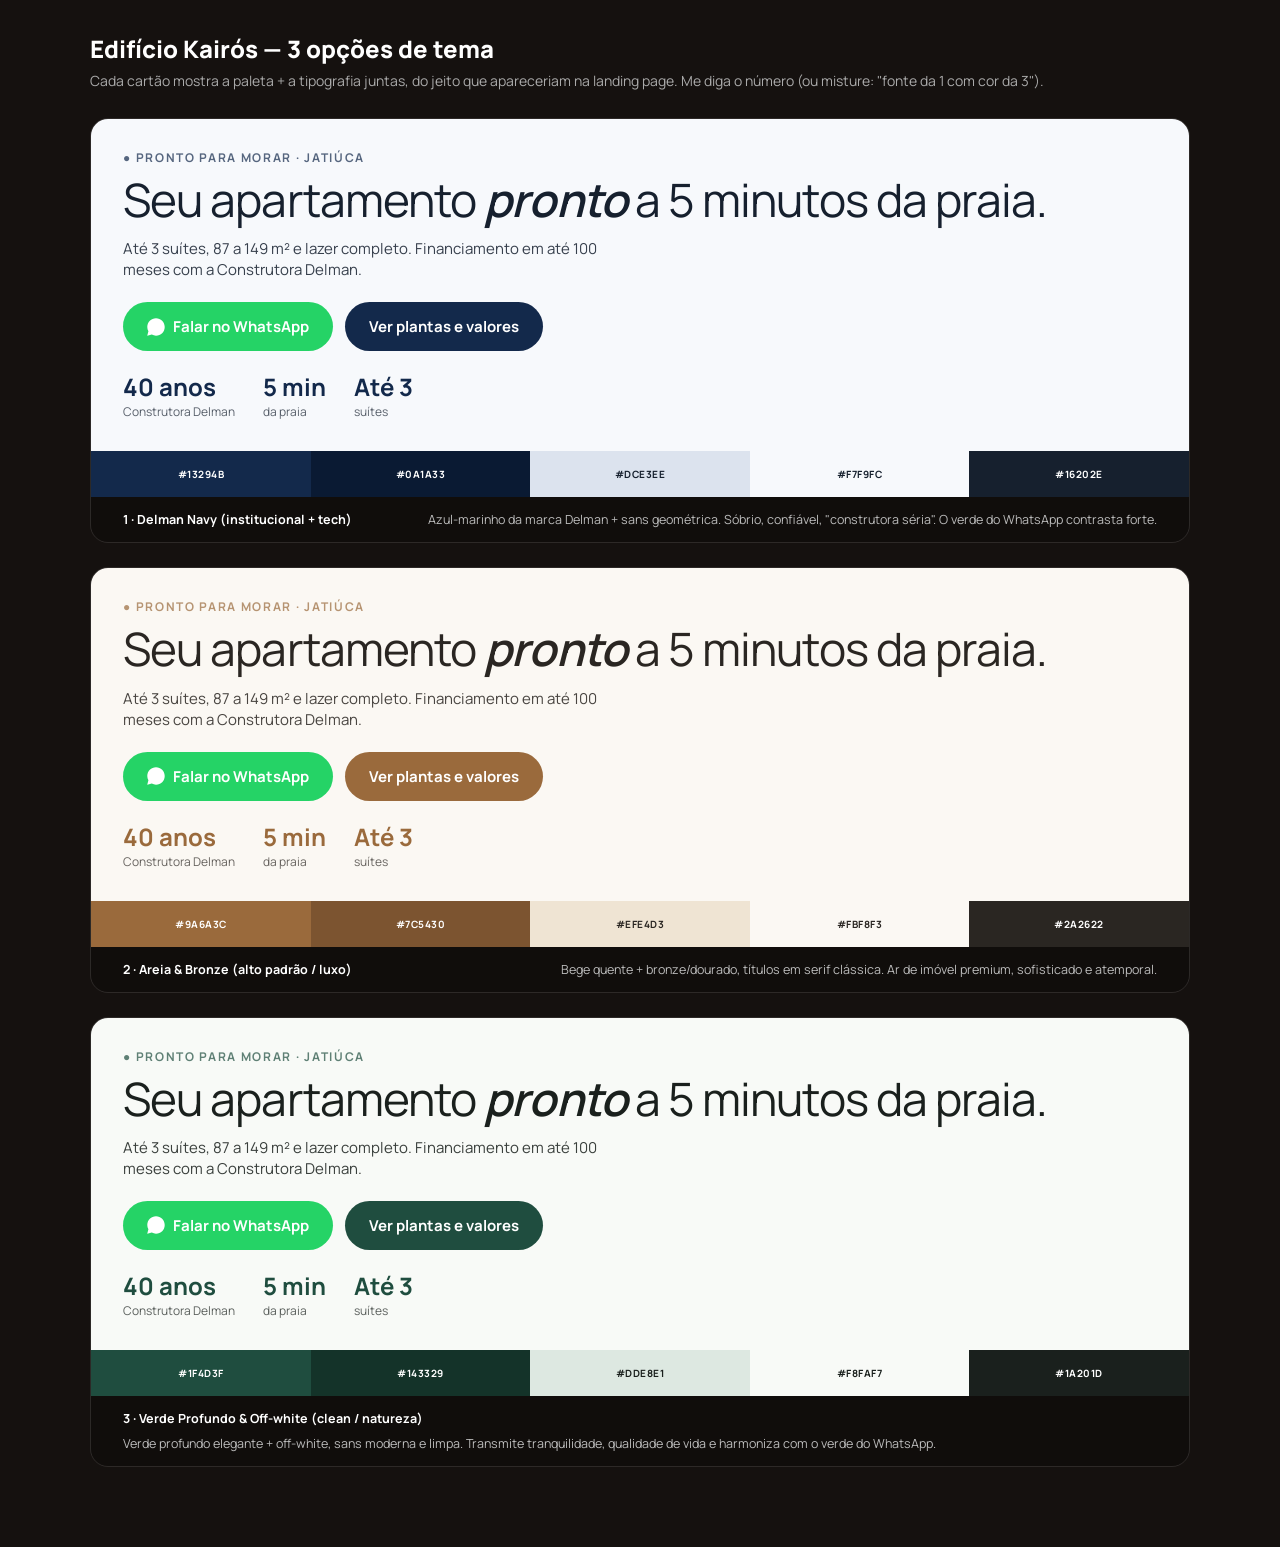
<file: temas.html>
<!DOCTYPE html>
<html lang="pt-BR"><head><meta charset="UTF-8"/>
<meta name="viewport" content="width=device-width, initial-scale=1.0"/>
<title>Kairós · Opções de tema</title>
<link rel="preconnect" href="https://fonts.googleapis.com"/>
<link rel="preconnect" href="https://fonts.gstatic.com" crossorigin/>
<link rel="stylesheet" href="https://fonts.googleapis.com/css2?family=Fraunces:ital,opsz,wght@0,9..144,500;0,9..144,600;1,9..144,500&family=Manrope:wght@400;600;700;800&family=Space+Grotesk:wght@500;600;700&family=Playfair+Display:ital,wght@0,600;0,700;1,600&family=Sora:wght@600;700;800&family=DM+Serif+Display:ital@0;1&family=Outfit:wght@500;600;700;800&display=swap"/>
<style>
  *{margin:0;padding:0;box-sizing:border-box}
  body{background:#15110f;color:#fff;font-family:"Manrope",sans-serif;padding:32px 20px 80px}
  .pagehead{max-width:1100px;margin:0 auto 28px}
  .pagehead h1{font-size:24px;font-weight:800}
  .pagehead p{color:#aaa;font-size:14px;margin-top:6px}
  .grid{max-width:1100px;margin:0 auto;display:grid;gap:24px}
  .card{border-radius:18px;overflow:hidden;border:1px solid rgba(255,255,255,.1)}
  .top{padding:30px 32px}
  .tag{font-size:12px;font-weight:700;letter-spacing:.14em;text-transform:uppercase;opacity:.7}
  .ttl{font-size:clamp(30px,4vw,46px);line-height:1.05;margin-top:10px;letter-spacing:-0.02em}
  .ttl em{font-style:italic;font-weight:600}
  .sub{font-size:15px;margin-top:14px;opacity:.85;max-width:520px}
  .row{display:flex;gap:12px;margin-top:22px;flex-wrap:wrap;align-items:center}
  .btn{display:inline-flex;align-items:center;gap:8px;border:none;font-weight:700;font-size:15px;padding:14px 24px;border-radius:999px;font-family:inherit}
  .btn-wa{background:#25D366;color:#fff}
  .stats{display:flex;gap:28px;margin-top:24px;flex-wrap:wrap}
  .stats b{font-size:24px;display:block;line-height:1}
  .stats span{font-size:12px;opacity:.7}
  .swatches{display:flex}
  .sw{flex:1;height:46px;display:flex;align-items:center;justify-content:center;font-size:10px;font-weight:700;letter-spacing:.05em}
  .meta{padding:14px 32px;background:rgba(0,0,0,.25);font-size:12.5px;color:#bbb;display:flex;justify-content:space-between;flex-wrap:wrap;gap:8px}
</style></head><body>
<div class="pagehead">
  <h1>Edifício Kairós — 3 opções de tema</h1>
  <p>Cada cartão mostra a paleta + a tipografia juntas, do jeito que apareceriam na landing page. Me diga o número (ou misture: "fonte da 1 com cor da 3").</p>
</div>
<div class="grid" id="grid"></div>
<script>
const THEMES = [
  {
    id:1, nome:'1 · Delman Navy (institucional + tech)',
    main:'#13294B', deep:'#0A1A33', soft:'#DCE3EE', ink:'#16202E', paper:'#F7F9FC',
    sans:'"Space Grotesk",sans-serif', titleFont:'"Space Grotesk",sans-serif', titleItalic:false,
    desc:'Azul-marinho da marca Delman + sans geométrica. Sóbrio, confiável, "construtora séria". O verde do WhatsApp contrasta forte.'
  },
  {
    id:2, nome:'2 · Areia & Bronze (alto padrão / luxo)',
    main:'#9A6A3C', deep:'#7C5430', soft:'#EFE4D3', ink:'#2A2622', paper:'#FBF8F3',
    sans:'"Manrope",sans-serif', titleFont:'"Playfair Display",serif', titleItalic:true,
    desc:'Bege quente + bronze/dourado, títulos em serif clássica. Ar de imóvel premium, sofisticado e atemporal.'
  },
  {
    id:3, nome:'3 · Verde Profundo & Off-white (clean / natureza)',
    main:'#1F4D3F', deep:'#143329', soft:'#DDE8E1', ink:'#1A201D', paper:'#F8FAF7',
    sans:'"Outfit",sans-serif', titleFont:'"Outfit",sans-serif', titleItalic:false,
    desc:'Verde profundo elegante + off-white, sans moderna e limpa. Transmite tranquilidade, qualidade de vida e harmoniza com o verde do WhatsApp.'
  }
];
const wa='<svg viewBox="0 0 32 32" width="18" height="18" fill="#fff"><path d="M16 .4C7.4.4.5 7.3.5 15.9c0 2.8.7 5.4 2 7.8L.4 31.6l8.1-2.1c2.3 1.2 4.8 1.9 7.5 1.9 8.6 0 15.5-6.9 15.5-15.5S24.6.4 16 .4z"/></svg>';
document.getElementById('grid').innerHTML = THEMES.map(t=>{
  const titleStyle='font-family:'+t.titleFont+';font-weight:700;color:'+t.ink+(t.titleItalic?';font-style:normal':'');
  const emStyle=t.titleItalic?'font-family:'+t.titleFont+';font-style:italic;color:'+t.main:'font-family:'+t.titleFont+';font-style:italic;color:'+t.main;
  return `<div class="card">
    <div class="top" style="background:${t.paper};color:${t.ink};font-family:${t.sans}">
      <div class="tag" style="color:${t.main}">● Pronto para morar · Jatiúca</div>
      <div class="ttl" style="${titleStyle}">Seu apartamento <em style="${emStyle}">pronto</em> a 5 minutos da praia.</div>
      <div class="sub">Até 3 suítes, 87 a 149 m² e lazer completo. Financiamento em até 100 meses com a Construtora Delman.</div>
      <div class="row">
        <button class="btn btn-wa">${wa} Falar no WhatsApp</button>
        <button class="btn" style="background:${t.main};color:#fff;font-family:${t.sans}">Ver plantas e valores</button>
      </div>
      <div class="stats" style="font-family:${t.sans}">
        <div><b style="color:${t.main};font-family:${t.titleFont}">40 anos</b><span>Construtora Delman</span></div>
        <div><b style="color:${t.main};font-family:${t.titleFont}">5 min</b><span>da praia</span></div>
        <div><b style="color:${t.main};font-family:${t.titleFont}">Até 3</b><span>suítes</span></div>
      </div>
    </div>
    <div class="swatches">
      <div class="sw" style="background:${t.main};color:#fff">${t.main}</div>
      <div class="sw" style="background:${t.deep};color:#fff">${t.deep}</div>
      <div class="sw" style="background:${t.soft};color:${t.ink}">${t.soft}</div>
      <div class="sw" style="background:${t.paper};color:${t.ink}">${t.paper}</div>
      <div class="sw" style="background:${t.ink};color:#fff">${t.ink}</div>
    </div>
    <div class="meta"><span><b style="color:#fff">${t.nome}</b></span><span>${t.desc}</span></div>
  </div>`;
}).join('');
</script>
</body></html>
</file>
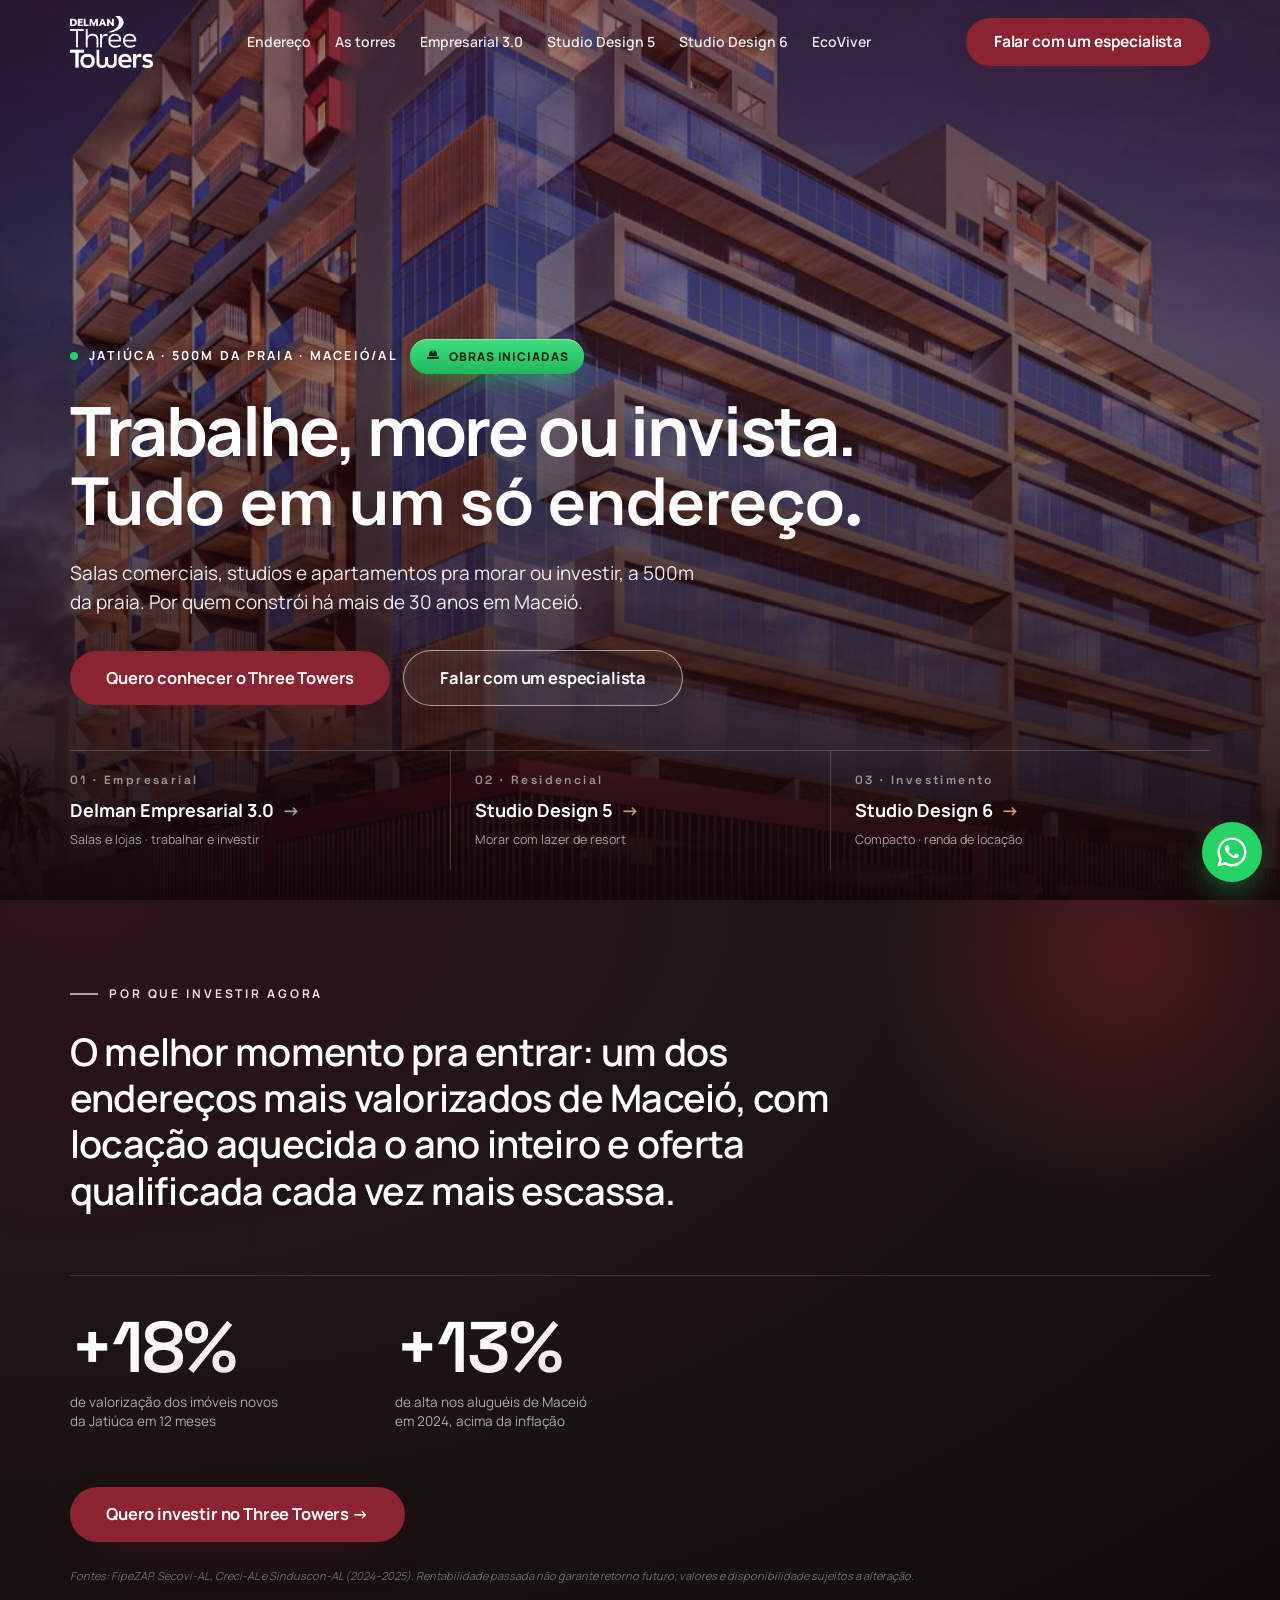
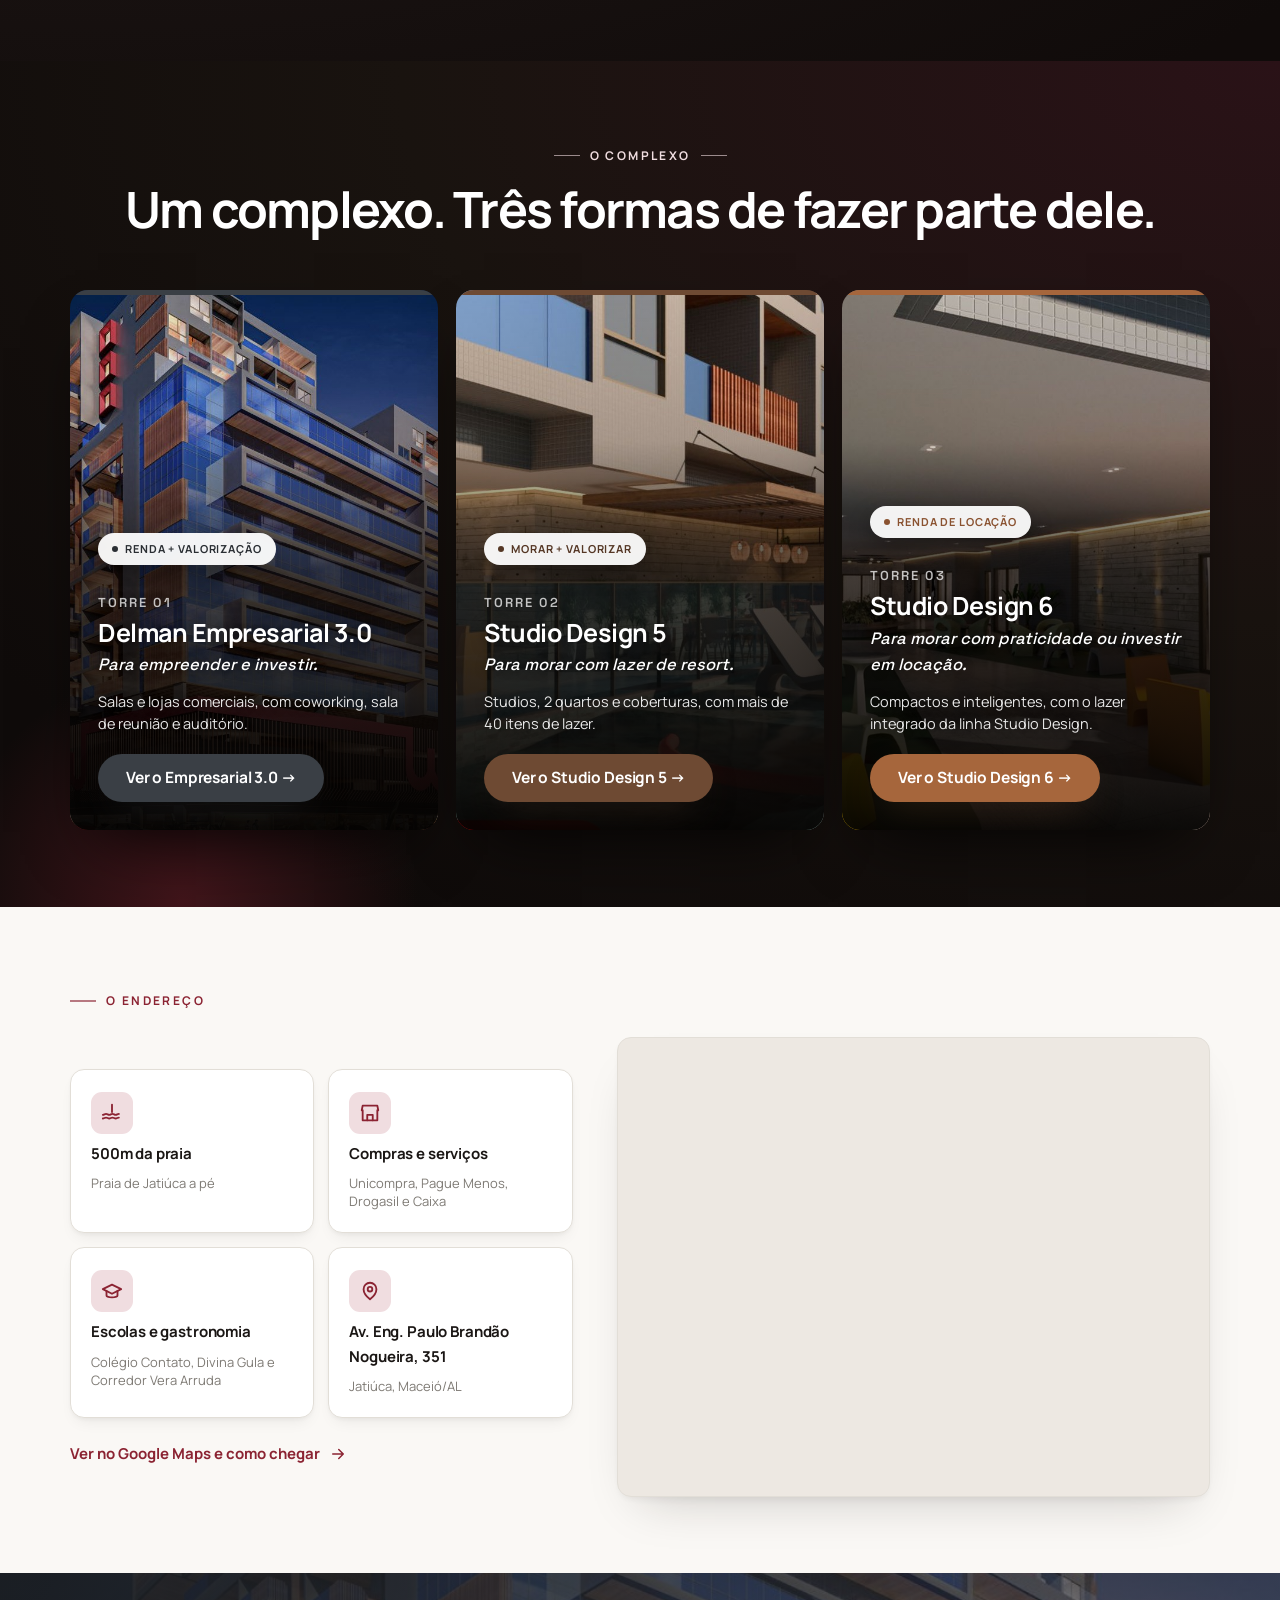
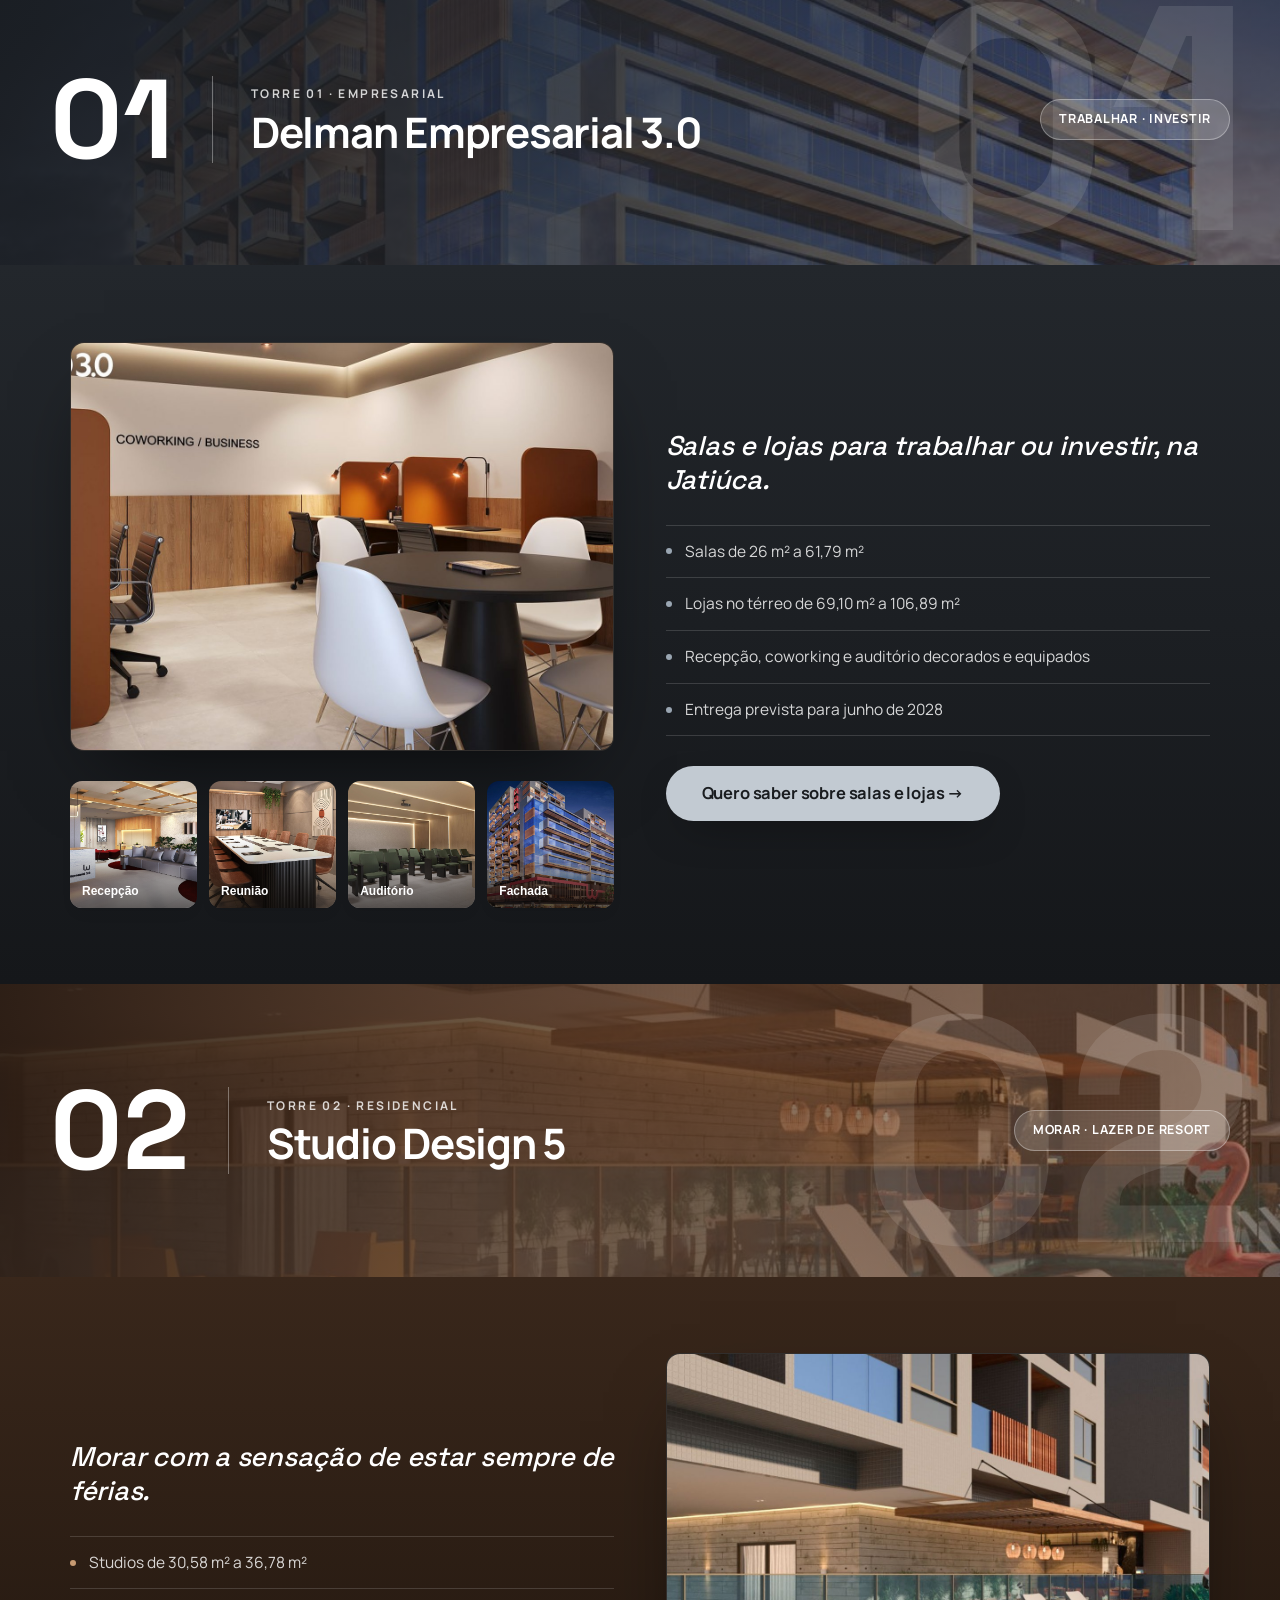
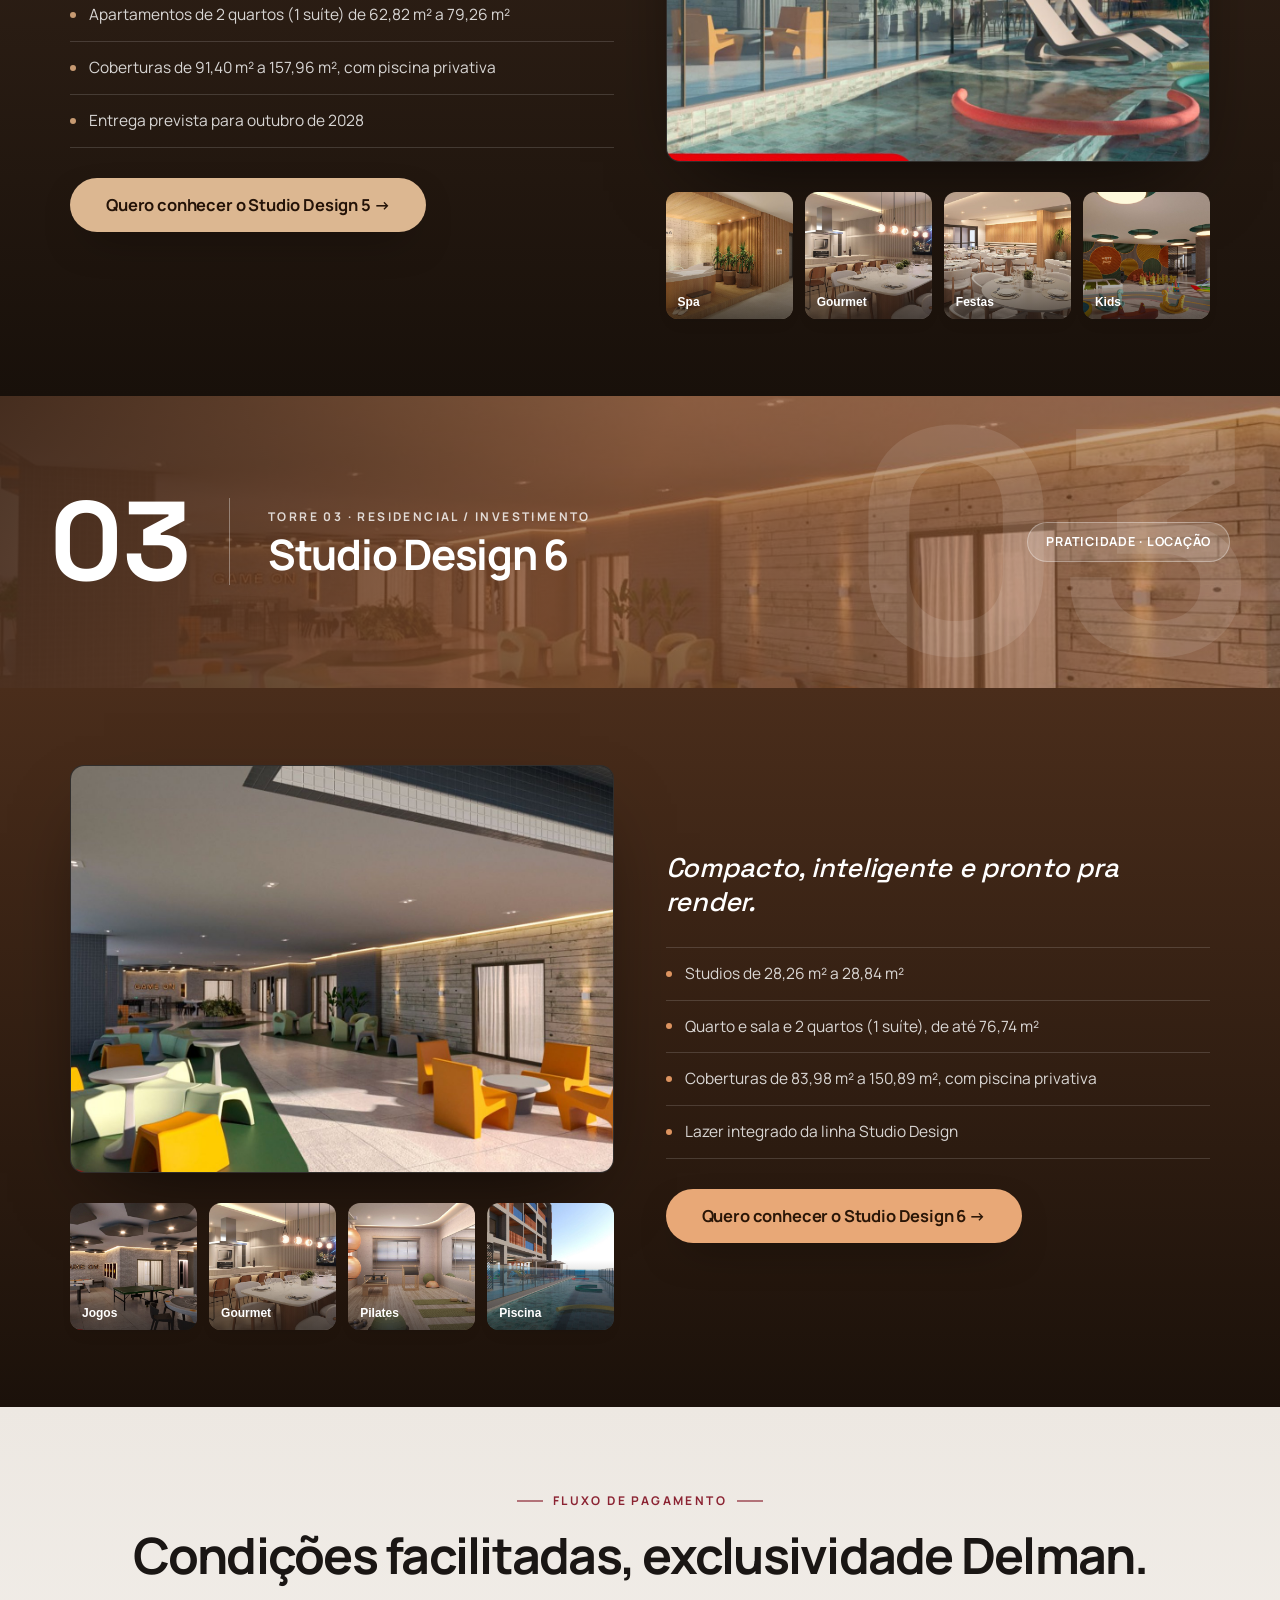
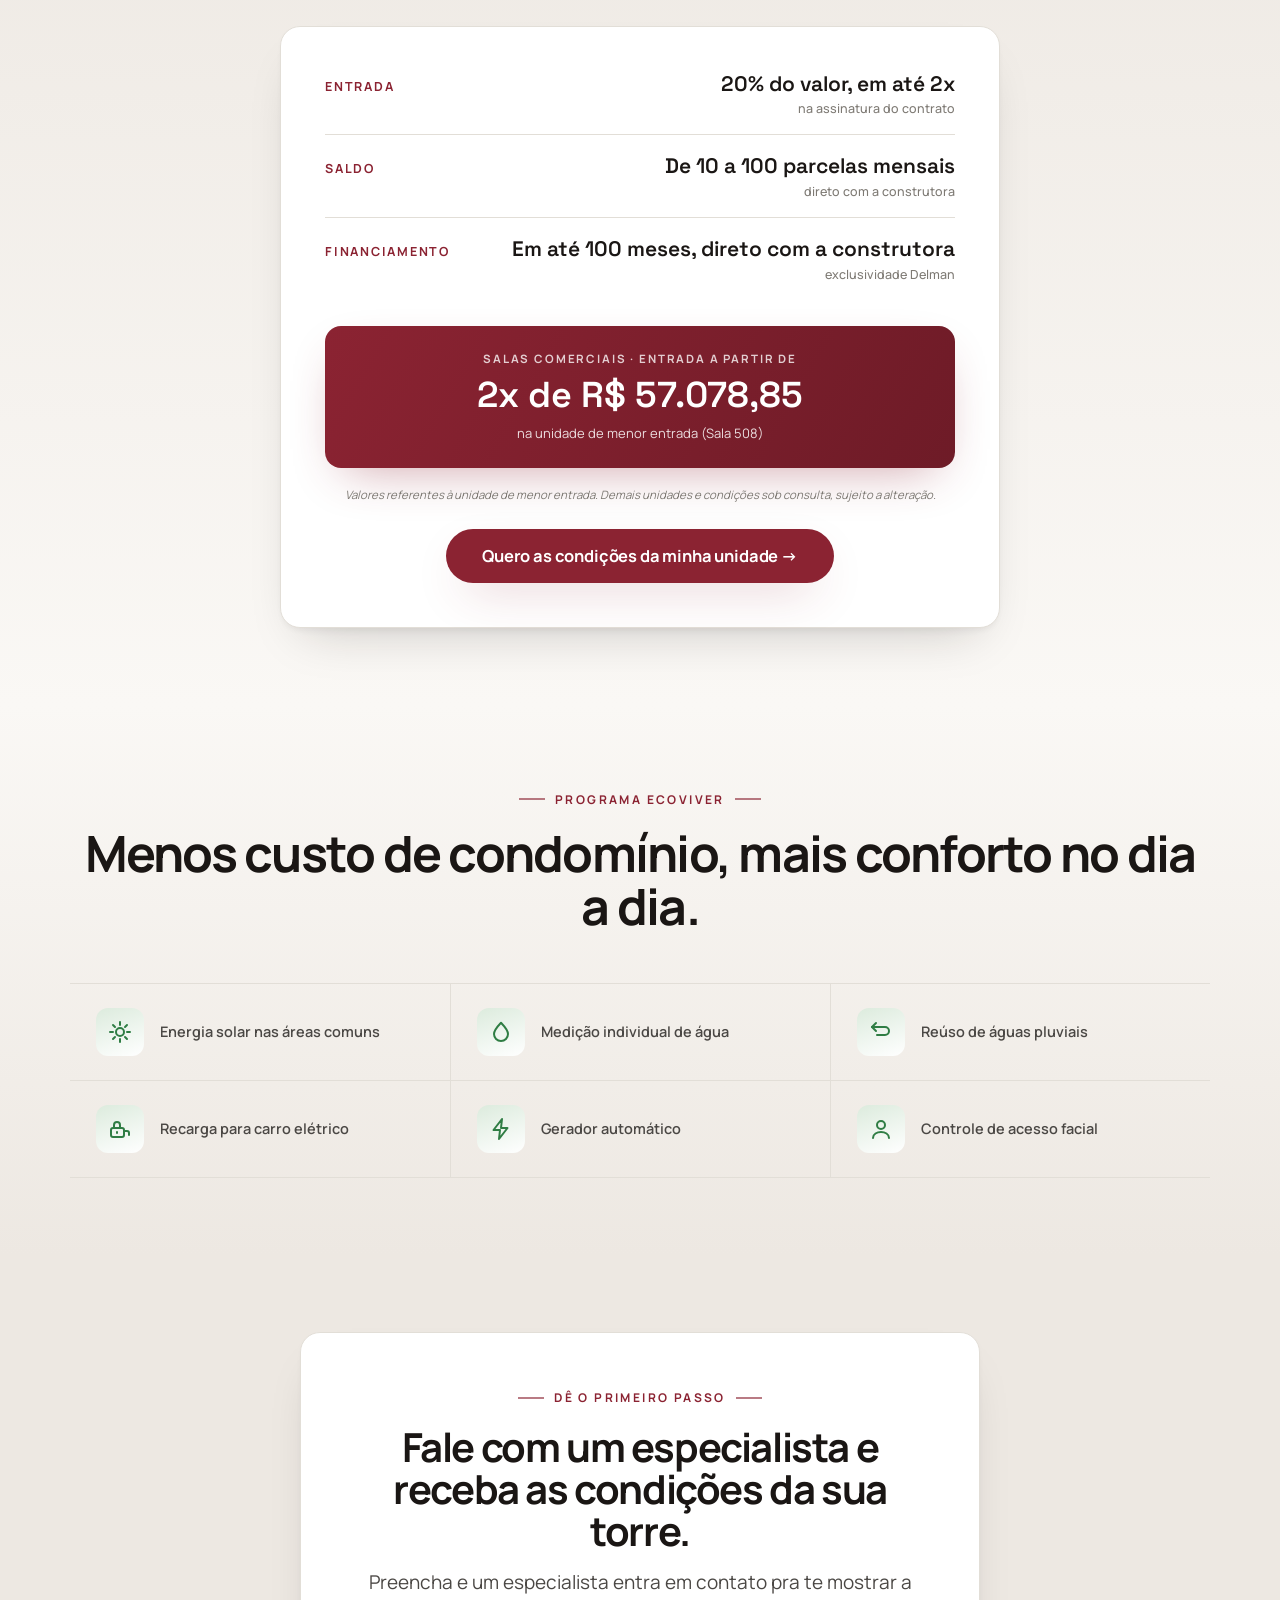
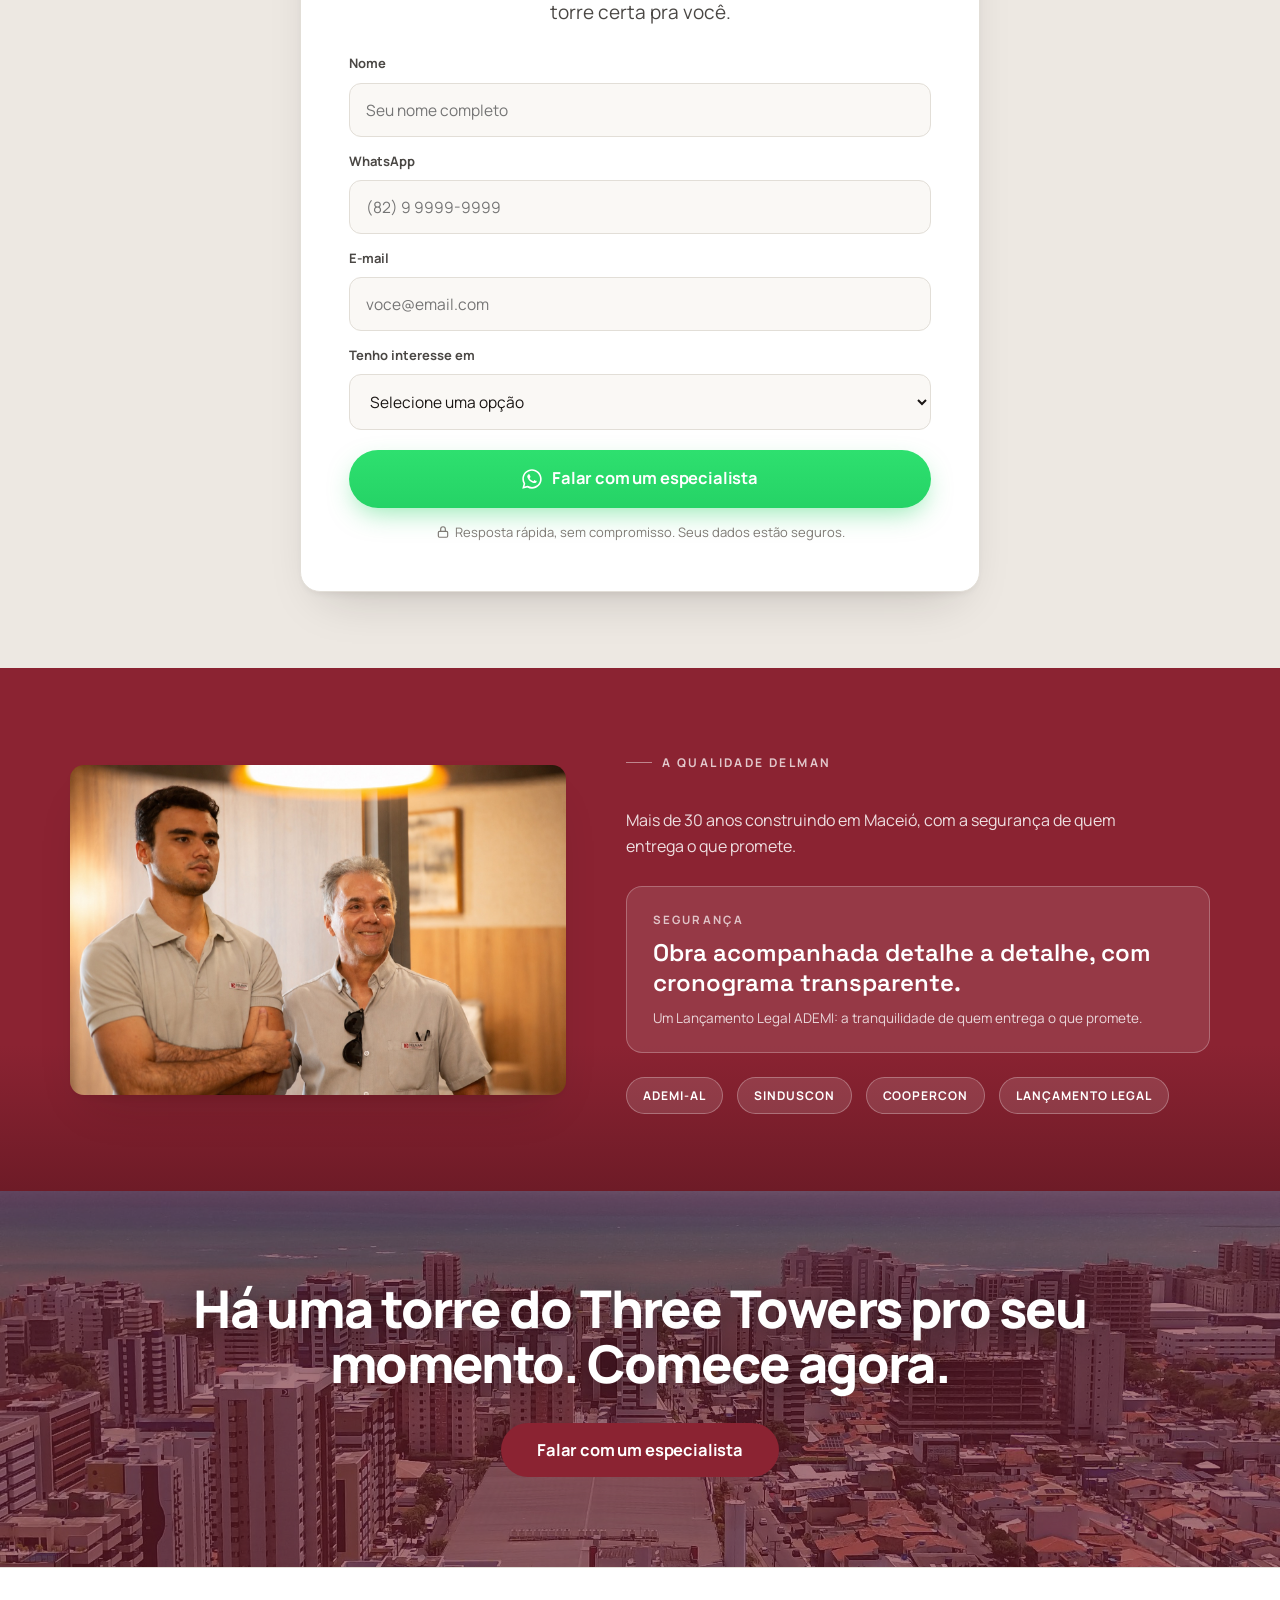
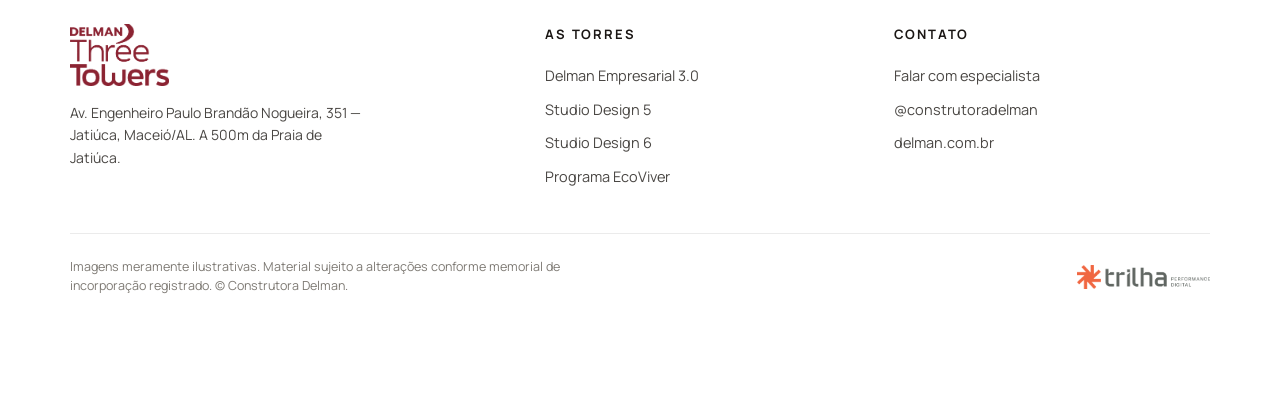
<file: three-towers.html>
<!DOCTYPE html>
<html lang="pt-BR">
<head>
<meta charset="UTF-8" />
<meta name="viewport" content="width=device-width, initial-scale=1.0" />
<title>Delman Three Towers · Trabalhe, more ou invista na Jatiúca · Maceió</title>
<meta name="description" content="Três torres em um complexo único na Jatiúca, a 500m da praia: Delman Empresarial 3.0, Studio Design 5 e Studio Design 6. Assinatura de quem constrói há mais de 30 anos em Maceió." />
<meta property="og:title" content="Delman Three Towers · Jatiúca, Maceió" />
<meta property="og:description" content="Trabalhe, more ou invista. Tudo em um só endereço, a 500 metros da Praia de Jatiúca. Empresarial 3.0, Studio Design 5 e Studio Design 6." />
<meta property="og:image" content="imagens/hero-mar.jpg" />
<meta property="og:type" content="website" />
<link rel="preconnect" href="https://fonts.googleapis.com" />
<link rel="preconnect" href="https://fonts.gstatic.com" crossorigin />
<link rel="stylesheet" href="https://fonts.googleapis.com/css2?family=Space+Grotesk:wght@500;600;700&family=Manrope:wght@400;500;600;700;800&display=swap" />
<style>
  :root{
    /* Delman = vinho (marca-mãe do complexo) */
    --wine:#8B2332; --wine-deep:#6E1B27; --wine-soft:#F0DDE0;
    /* acentos por torre */
    --emp:#3A3F45; --emp-deep:#2A2E33; --emp-soft:#E7E9EB;     /* Empresarial 3.0 — grafite */
    --sd5:#6E4A33; --sd5-deep:#553725; --sd5-soft:#EFE5DC;     /* Studio Design 5 — marrom */
    --sd6:#A6663C; --sd6-deep:#8A5230; --sd6-soft:#F3E7DC;     /* Studio Design 6 — terracota */
    --ink:#1A1614; --ink-2:#4A4744; --ink-3:#7E7A74;
    --paper:#FAF8F5; --sand:#EDE8E2; --line:#E2DED7; --white:#fff;
    --wa:#25D366; --wa-deep:#1da851;
    --sans:"Manrope",system-ui,-apple-system,sans-serif;
    --serif:"Space Grotesk",system-ui,sans-serif;
    --maxw:1180px;
    --r:14px;
    --ease:cubic-bezier(.2,.7,.2,1);
    --shadow-soft:0 2px 4px rgba(26,22,20,.04),0 8px 16px -6px rgba(26,22,20,.08);
    --shadow-card:0 4px 10px -4px rgba(26,22,20,.1),0 24px 48px -24px rgba(26,22,20,.22);
    --shadow-wine:0 18px 50px -20px rgba(139,35,50,.45);
  }
  *,*::before,*::after{box-sizing:border-box;margin:0;padding:0}
  html{scroll-behavior:smooth;-webkit-text-size-adjust:100%}
  body{font-family:var(--sans);color:var(--ink);background:var(--paper);line-height:1.62;font-size:16px;overflow-x:hidden;-webkit-font-smoothing:antialiased;-moz-osx-font-smoothing:grayscale;text-rendering:optimizeLegibility}
  body::after{content:"";position:fixed;inset:0;z-index:9999;pointer-events:none;opacity:.035;mix-blend-mode:multiply;background-image:url("data:image/svg+xml,%3Csvg xmlns='http://www.w3.org/2000/svg' width='160' height='160'%3E%3Cfilter id='n'%3E%3CfeTurbulence type='fractalNoise' baseFrequency='.85' numOctaves='3'/%3E%3C/filter%3E%3Crect width='100%25' height='100%25' filter='url(%23n)'/%3E%3C/svg%3E")}
  .progress{position:fixed;top:0;left:0;height:3px;width:0;background:linear-gradient(90deg,var(--wine),var(--sd6));z-index:60;transition:width .1s linear}
  img{display:block;max-width:100%;height:auto}
  a{color:inherit;text-decoration:none}
  h1,h2,h3{line-height:1.06;letter-spacing:-0.03em;font-weight:700}
  .serif{font-family:var(--serif);font-weight:600;font-style:normal;letter-spacing:-0.03em}
  .wrap{max-width:var(--maxw);margin:0 auto;padding:0 20px}
  .accent{color:var(--wine)}

  /* buttons */
  .btn{display:inline-flex;align-items:center;gap:10px;border:none;cursor:pointer;font-family:var(--sans);font-weight:700;font-size:15.5px;letter-spacing:-0.01em;padding:16px 28px;border-radius:999px;transition:transform .25s var(--ease),box-shadow .25s var(--ease),background .25s var(--ease);line-height:1;white-space:nowrap}
  .btn:active{transform:scale(.97)}
  .btn-wa{background:linear-gradient(180deg,#2ee06f,var(--wa));color:#fff;box-shadow:0 10px 26px -6px rgba(37,211,102,.5)}
  .btn-wa:hover{transform:translateY(-3px);box-shadow:0 16px 34px -8px rgba(37,211,102,.6)}
  .btn-wine{background:var(--wine);color:#fff;box-shadow:var(--shadow-wine)}
  .btn-wine:hover{background:var(--wine-deep);transform:translateY(-3px);box-shadow:0 16px 34px -8px rgba(139,35,50,.55)}
  .btn-emp{background:var(--emp);color:#fff;box-shadow:0 14px 40px -18px rgba(58,63,69,.7)}
  .btn-emp:hover{background:var(--emp-deep);transform:translateY(-3px)}
  .btn-sd5{background:var(--sd5);color:#fff;box-shadow:0 14px 40px -18px rgba(110,74,51,.6)}
  .btn-sd5:hover{background:var(--sd5-deep);transform:translateY(-3px)}
  .btn-sd6{background:var(--sd6);color:#fff;box-shadow:0 14px 40px -18px rgba(166,102,60,.55)}
  .btn-sd6:hover{background:var(--sd6-deep);transform:translateY(-3px)}
  .btn-ghost{background:rgba(255,255,255,.06);border:1.5px solid rgba(255,255,255,.55);color:#fff;backdrop-filter:blur(6px)}
  .btn-ghost:hover{background:rgba(255,255,255,.16);transform:translateY(-3px)}
  .btn-lg{padding:19px 36px;font-size:16.5px}
  @media(max-width:560px){.btn{white-space:normal;text-align:center;max-width:100%}.btn-lg{padding:16px 22px;font-size:15.5px}}
  .wa-ico{width:20px;height:20px;flex:0 0 auto}

  /* header */
  header{position:fixed;top:0;left:0;right:0;z-index:50;transition:background .25s ease,box-shadow .25s ease,padding .25s ease;padding:16px 0}
  header.solid{background:rgba(250,248,245,.78);backdrop-filter:blur(18px) saturate(140%);box-shadow:0 1px 0 rgba(26,22,20,.06),0 6px 24px -16px rgba(26,22,20,.3);padding:10px 0}
  .nav{display:flex;align-items:center;justify-content:space-between;gap:16px}
  .brand{display:flex;align-items:center;gap:12px}
  .brand .blogo{height:52px;width:auto;display:block}
  .brand .brand-sep{width:1px;height:28px;background:rgba(255,255,255,.5);transition:background .25s}
  header.solid .brand .brand-sep{background:rgba(0,0,0,.18)}
  .brand .wordmark{display:flex;flex-direction:column;line-height:1;color:#fff;transition:color .25s}
  header.solid .brand .wordmark{color:var(--ink)}
  .brand .wordmark .wm-1{font-family:var(--serif);font-weight:600;font-size:17px;letter-spacing:.02em}
  .brand .wordmark .wm-2{font-size:9.5px;letter-spacing:.34em;text-transform:uppercase;font-weight:700;opacity:.7;margin-top:3px}
  .nav-links{display:flex;gap:24px;align-items:center}
  .nav-links a{font-size:14px;font-weight:600;color:#fff;opacity:.9;transition:opacity .2s,color .2s}
  header.solid .nav-links a{color:var(--ink-2)}
  .nav-links a:hover{opacity:1;color:var(--wine)}
  .nav-cta{display:flex;align-items:center;gap:10px}
  @media(max-width:980px){.nav-links{display:none}}
  @media(max-width:760px){.nav-cta{display:none}}

  /* hero */
  .hero{position:relative;min-height:100svh;display:flex;align-items:flex-end;color:#fff;overflow:hidden;background:var(--wine-deep)}
  .hero-bg{position:absolute;inset:0;z-index:0;overflow:hidden}
  .hero-bg .hero-fallback{position:absolute;inset:0;width:100%;height:100%;object-fit:cover;object-position:center;transform-origin:center;animation:kenburns 22s ease-out forwards}
  @keyframes kenburns{0%{transform:scale(1.0)}100%{transform:scale(1.12)}}
  /* overlay vinho da marca + escurecimento embaixo p/ legibilidade */
  .hero-bg::after{content:"";position:absolute;inset:0;background:linear-gradient(180deg,rgba(70,18,28,.55) 0%,rgba(50,12,20,.45) 38%,rgba(30,8,12,.8) 78%,rgba(20,6,9,.96) 100%)}
  .hero-inner{position:relative;z-index:1;width:100%;padding-top:100px;padding-bottom:30px}
  .hero-content{max-width:820px}
  .badge{display:inline-flex;align-items:center;gap:11px;font-size:12.5px;font-weight:700;letter-spacing:.18em;text-transform:uppercase;margin-bottom:22px;text-shadow:0 1px 12px rgba(0,0,0,.5)}
  .hero-tags{display:flex;align-items:center;gap:12px;flex-wrap:wrap;margin-bottom:22px}
  .hero-tags .badge{margin-bottom:0}
  .selo-obras{display:inline-flex;align-items:center;gap:8px;font-size:12px;font-weight:800;letter-spacing:.08em;text-transform:uppercase;color:#0c2a16;background:linear-gradient(180deg,#3ee07f,#22b85e);border-radius:999px;padding:8px 15px;box-shadow:0 10px 24px -8px rgba(37,211,102,.6),inset 0 1px 0 rgba(255,255,255,.4)}
  .selo-obras svg{width:16px;height:16px}
  .selo-obras .pulse{background:#0c2a16;box-shadow:0 0 0 0 rgba(12,42,22,.5)}
  @keyframes pulseDark{70%{box-shadow:0 0 0 8px rgba(12,42,22,0)}100%{box-shadow:0 0 0 0 rgba(12,42,22,0)}}
  .pulse{width:8px;height:8px;border-radius:50%;background:var(--wa);box-shadow:0 0 0 0 rgba(37,211,102,.6);animation:pulse 2s infinite}
  @keyframes pulse{70%{box-shadow:0 0 0 9px rgba(37,211,102,0)}100%{box-shadow:0 0 0 0 rgba(37,211,102,0)}}
  .hero h1{font-size:clamp(36px,5.4vw,68px);font-weight:700;line-height:1.02;letter-spacing:-0.035em;text-shadow:0 2px 40px rgba(0,0,0,.4)}
  .hero p.sub{font-size:clamp(16px,1.6vw,19px);margin-top:22px;max-width:640px;color:rgba(255,255,255,.92);font-weight:400;line-height:1.55}
  .hero-ctas{display:flex;gap:13px;margin-top:32px;flex-wrap:wrap;align-items:center}
  .hero-micro{font-size:13px;color:rgba(255,255,255,.8);margin-top:16px;display:flex;align-items:center;gap:8px}
  .scrolldown{position:absolute;left:50%;bottom:22px;transform:translateX(-50%);z-index:2;display:flex;flex-direction:column;align-items:center;gap:8px;color:rgba(255,255,255,.75);font-size:10.5px;letter-spacing:.22em;text-transform:uppercase;font-weight:600;animation:floaty 2.4s ease-in-out infinite}
  .scrolldown .mouse{width:24px;height:38px;border:1.5px solid rgba(255,255,255,.6);border-radius:14px;position:relative}
  .scrolldown .mouse::after{content:"";position:absolute;left:50%;top:7px;width:3px;height:7px;background:#fff;border-radius:2px;transform:translateX(-50%);animation:wheel 2.4s ease-in-out infinite}
  @keyframes floaty{0%,100%{transform:translateX(-50%) translateY(0)}50%{transform:translateX(-50%) translateY(6px)}}
  @keyframes wheel{0%{opacity:0;top:7px}40%{opacity:1}100%{opacity:0;top:18px}}
  @media(max-width:980px){.scrolldown{display:none}}
  @media(max-width:880px){.hero-inner{padding-top:104px;padding-bottom:56px}}

  /* faixa de números */
  .stats{background:var(--wine);color:#fff}
  .stats-grid{display:grid;grid-template-columns:repeat(4,1fr);gap:8px;padding:clamp(28px,3.4vw,40px) 0;text-align:center}
  .stat{position:relative;padding:6px 14px}
  .stat+.stat::before{content:"";position:absolute;left:0;top:50%;transform:translateY(-50%);height:46px;width:1px;background:rgba(255,255,255,.22)}
  .stat .sv{font-family:var(--serif);font-weight:600;font-size:clamp(26px,3.4vw,40px);line-height:1;letter-spacing:-0.02em}
  .stat .sl{font-size:12.5px;color:rgba(255,255,255,.82);margin-top:8px;letter-spacing:.02em}
  @media(max-width:680px){.stats-grid{grid-template-columns:1fr 1fr;gap:20px 8px}.stat:nth-child(3)::before,.stat:nth-child(1)::before{display:none}}

  /* sections */
  section.block{padding:clamp(48px,6vw,84px) 0;position:relative}
  .eyebrow{display:inline-flex;align-items:center;gap:10px;font-size:12px;font-weight:700;letter-spacing:.2em;text-transform:uppercase;color:var(--wine);margin-bottom:18px}
  .eyebrow::before{content:"";width:26px;height:1.5px;background:currentColor;display:inline-block;opacity:.6}
  .h2{font-size:clamp(30px,4.4vw,50px);font-weight:700;letter-spacing:-0.035em}
  .lead-p{font-size:clamp(16px,1.6vw,19px);color:var(--ink-2);max-width:640px;margin-top:20px;line-height:1.6}
  .center{text-align:center}
  .center .lead-p{margin-left:auto;margin-right:auto}
  .center .eyebrow{justify-content:center}
  .center .eyebrow::after{content:"";width:26px;height:1.5px;background:currentColor;display:inline-block;opacity:.6}

  /* faixa de destaques (endereço / eco) */
  .strip{display:grid;grid-template-columns:repeat(4,1fr);gap:14px;margin-top:46px}
  .chip{background:#fff;border:1px solid var(--line);border-radius:14px;padding:22px 20px;display:flex;flex-direction:column;gap:8px;box-shadow:var(--shadow-soft)}
  .chip .ico{width:42px;height:42px;border-radius:11px;background:var(--wine-soft);color:var(--wine);display:flex;align-items:center;justify-content:center}
  .chip .ico svg{width:22px;height:22px}
  .chip b{font-size:15px;font-weight:700;letter-spacing:-0.01em}
  .chip span{font-size:13px;color:var(--ink-3);line-height:1.4}
  @media(max-width:860px){.strip{grid-template-columns:1fr 1fr}}
  @media(max-width:440px){.strip{grid-template-columns:1fr}}

  /* endereço com mapa */
  .addr-grid{display:grid;grid-template-columns:1fr 1.18fr;gap:44px;align-items:stretch;margin-top:8px}
  .addr-map{position:relative;border-radius:var(--r);overflow:hidden;border:1px solid var(--line);box-shadow:var(--shadow-card);min-height:460px;background:var(--sand)}
  .addr-map iframe{position:absolute;inset:0;width:100%;height:100%;border:0}
  .addr-cta{display:inline-flex;align-items:center;gap:9px;margin-top:24px;font-weight:700;color:var(--wine);font-size:15px;transition:gap .2s var(--ease)}
  .addr-cta svg{width:18px;height:18px}
  .addr-cta:hover{gap:13px}
  .addr-grid .strip{grid-template-columns:1fr 1fr;margin-top:32px}
  @media(max-width:860px){.addr-grid{grid-template-columns:1fr;gap:28px}.addr-map{min-height:340px}}
  @media(max-width:440px){.addr-grid .strip{grid-template-columns:1fr}}

  /* complexo — 3 torres */
  .towers{display:grid;grid-template-columns:repeat(3,1fr);gap:18px;margin-top:54px}
  /* card imersivo — foto cheia + texto sobreposto */
  .tcard{position:relative;min-height:540px;border-radius:18px;overflow:hidden;display:flex;flex-direction:column;justify-content:flex-end;box-shadow:0 30px 64px -28px rgba(0,0,0,.9);transition:transform .35s var(--ease),box-shadow .35s var(--ease)}
  .tcard:hover{transform:translateY(-6px);box-shadow:0 46px 92px -32px rgba(0,0,0,.95)}
  .tcard.emp{--accent:var(--emp)} .tcard.sd5{--accent:var(--sd5)} .tcard.sd6{--accent:var(--sd6)}
  .tcard-bg{position:absolute;inset:0;width:100%;height:100%;object-fit:cover;z-index:0;transition:transform .7s var(--ease)}
  .tcard:hover .tcard-bg{transform:scale(1.05)}
  .tcard::before{content:"";position:absolute;inset:0;z-index:1;background:linear-gradient(180deg,rgba(8,6,5,0) 0%,rgba(8,6,5,.16) 28%,rgba(7,5,4,.7) 52%,rgba(4,3,2,.97) 100%)}
  .tcard::after{content:"";position:absolute;top:0;left:0;right:0;height:5px;z-index:3;background:var(--accent,#999)}
  .tcard-body{position:relative;z-index:2;display:flex;flex-direction:column;padding:28px;color:#fff}
  .tcard .tnum{font-family:var(--serif);font-weight:600;font-size:13px;letter-spacing:.16em;text-transform:uppercase;color:rgba(255,255,255,.74);margin-top:13px;text-shadow:0 1px 8px rgba(0,0,0,.5)}
  .tcard h3{font-size:25px;font-weight:700;margin-top:7px;letter-spacing:-0.02em;color:#fff;text-shadow:0 2px 14px rgba(0,0,0,.6)}
  .tcard .tline{font-family:var(--serif);font-style:italic;font-weight:500;font-size:16.5px;color:#fff;margin-top:6px;text-shadow:0 1px 10px rgba(0,0,0,.55)}
  .tcard p{font-size:14.5px;color:rgba(255,255,255,.9);margin-top:12px;line-height:1.5;text-shadow:0 1px 8px rgba(0,0,0,.6)}
  .tcard .btn{margin-top:20px;align-self:flex-start}
  @media(max-width:860px){.towers{grid-template-columns:1fr}.tcard{min-height:480px}}

  /* faixa-cabeçalho imersiva por torre (capa de capítulo) */
  .tower-band{position:relative;overflow:hidden;color:#fff;scroll-margin-top:64px;background:var(--ink)}
  .tband-bg{position:absolute;inset:0;width:100%;height:100%;object-fit:cover;object-position:center;z-index:0}
  .tower-band::before{content:"";position:absolute;inset:0;z-index:1}
  .tower-band.emp{background:var(--emp-deep)} .tower-band.emp::before{background:linear-gradient(115deg,rgba(26,29,33,.96) 0%,rgba(34,38,43,.8) 48%,rgba(34,38,43,.55) 100%)}
  .tower-band.sd5{background:var(--sd5-deep)} .tower-band.sd5::before{background:linear-gradient(115deg,rgba(40,26,18,.95) 0%,rgba(85,55,37,.76) 48%,rgba(85,55,37,.5) 100%)}
  .tower-band.sd6{background:var(--sd6-deep)} .tower-band.sd6::before{background:linear-gradient(115deg,rgba(66,40,24,.94) 0%,rgba(138,82,48,.74) 48%,rgba(138,82,48,.48) 100%)}
  .tower-band::after{content:attr(data-num);position:absolute;right:2%;top:50%;transform:translateY(-50%);font-family:var(--serif);font-weight:700;font-size:clamp(150px,25vw,320px);line-height:.8;color:rgba(255,255,255,.1);pointer-events:none;z-index:1}
  .tband-inner{position:relative;z-index:2;display:flex;align-items:center;gap:clamp(18px,3vw,38px);padding:clamp(56px,8vw,104px) 0}
  .tband-num{font-family:var(--serif);font-weight:700;font-size:clamp(56px,9vw,112px);line-height:.78;flex:0 0 auto}
  .tband-sep{width:1px;align-self:stretch;background:rgba(255,255,255,.35);flex:0 0 auto}
  .tband-txt{display:flex;flex-direction:column;gap:6px}
  .tband-kicker{font-size:12px;font-weight:700;letter-spacing:.2em;text-transform:uppercase;color:rgba(255,255,255,.8)}
  .tband-name{font-size:clamp(26px,3.4vw,42px);font-weight:700;letter-spacing:-0.03em;color:#fff}
  .tband-tag{margin-left:auto;flex:0 0 auto;font-size:12.5px;font-weight:700;letter-spacing:.06em;text-transform:uppercase;background:rgba(255,255,255,.16);border:1px solid rgba(255,255,255,.32);border-radius:999px;padding:9px 18px;white-space:nowrap}
  @media(max-width:760px){.tband-inner{flex-direction:column;align-items:flex-start;gap:10px;padding:clamp(38px,7vw,68px) 8px}.tband-sep{display:none}.tband-num{font-size:clamp(42px,12vw,60px)}.tband-name{font-size:clamp(20px,5.2vw,26px)}.tband-kicker{font-size:11px}.tband-tag{margin-left:0;align-self:flex-start}}

  /* bloco de torre — pegada dark editorial (igual à seção investidor) */
  .tower-sec{padding:clamp(48px,6vw,88px) 0;position:relative;color:#fff}
  .tower-sec.emp{background:linear-gradient(180deg,#23272c 0%,#15171a 100%)}
  .tower-sec.sd5{background:linear-gradient(180deg,#39271b 0%,#18100a 100%)}
  .tower-sec.sd6{background:linear-gradient(180deg,#4a2d1b 0%,#1b110a 100%)}
  .tower-grid{display:grid;grid-template-columns:1fr 1fr;gap:clamp(32px,4vw,56px);align-items:center}
  .tower-media{border-radius:var(--r);overflow:hidden;box-shadow:0 34px 80px -34px rgba(0,0,0,.75);aspect-ratio:4/3;background:var(--ink);position:relative;border:1px solid rgba(255,255,255,.1)}
  .tower-media img{width:100%;height:100%;object-fit:cover;transition:transform .8s var(--ease)}
  .tower-media:hover img{transform:scale(1.05)}
  .tower-sup{font-family:var(--serif);font-style:italic;font-weight:500;font-size:clamp(19px,2.4vw,27px);color:#fff;line-height:1.25;letter-spacing:-0.01em}
  .specs{list-style:none;margin:28px 0 0;display:flex;flex-direction:column;border-top:1px solid rgba(255,255,255,.15)}
  .specs li{display:flex;gap:13px;align-items:center;font-size:15.5px;color:rgba(255,255,255,.82);line-height:1.4;padding:15px 0;border-bottom:1px solid rgba(255,255,255,.15)}
  .specs li::before{content:"";width:6px;height:6px;border-radius:50%;background:var(--tacl);flex:0 0 auto}
  .emp{--tacl:#9aa6b2} .sd5{--tacl:#c79a72} .sd6{--tacl:#dd9460}
  .tower-cta{margin-top:30px}
  .tower-sec .btn-emp{background:#c2cad2;color:#1a1d20;box-shadow:0 16px 44px -20px rgba(0,0,0,.7)}
  .tower-sec .btn-emp:hover{background:#fff;color:#1a1d20;transform:translateY(-3px)}
  .tower-sec .btn-sd5{background:#dcb791;color:#241308;box-shadow:0 16px 44px -20px rgba(0,0,0,.7)}
  .tower-sec .btn-sd5:hover{background:#ecceaa;color:#241308;transform:translateY(-3px)}
  .tower-sec .btn-sd6{background:#e8a877;color:#2a1607;box-shadow:0 16px 44px -20px rgba(0,0,0,.7)}
  .tower-sec .btn-sd6:hover{background:#f5bf92;color:#2a1607;transform:translateY(-3px)}
  @media(max-width:860px){.tower-grid{grid-template-columns:1fr;gap:30px}.tower-sec .tower-media{order:-1}}

  /* mini galeria de lazer (SD5/SD6) */
  .lazer-strip{display:grid;grid-template-columns:repeat(4,1fr);gap:12px;margin-top:30px}
  .lazer-strip .gitem{position:relative;overflow:hidden;border-radius:12px;cursor:pointer;border:none;padding:0;background:none;width:100%;aspect-ratio:1;box-shadow:var(--shadow-soft);transition:transform .4s var(--ease),box-shadow .4s var(--ease)}
  .lazer-strip .gitem:hover{transform:translateY(-4px);box-shadow:var(--shadow-card)}
  .lazer-strip .gitem img{width:100%;height:100%;object-fit:cover;transition:transform .7s var(--ease)}
  .lazer-strip .gitem:hover img{transform:scale(1.08)}
  .lazer-strip .gitem .cap{position:absolute;left:12px;bottom:10px;color:#fff;font-size:12px;font-weight:700;z-index:2}
  .lazer-strip .gitem::after{content:"";position:absolute;inset:0;background:linear-gradient(180deg,transparent 45%,rgba(15,12,10,.65));z-index:1}
  @media(max-width:560px){.lazer-strip{grid-template-columns:repeat(2,1fr)}}

  /* eco viver */
  .eco{background:linear-gradient(180deg,var(--paper) 0%,var(--sand) 100%)}
  .eco-grid{display:grid;grid-template-columns:repeat(3,1fr);gap:0;margin-top:50px;border-top:1px solid var(--line)}
  .eco-item{display:flex;align-items:center;gap:16px;padding:24px 26px;border-bottom:1px solid var(--line);background:transparent;text-align:left}
  .eco-item:nth-child(3n+2),.eco-item:nth-child(3n){border-left:1px solid var(--line)}
  .eco-item .ico{width:48px;height:48px;flex:0 0 auto;border-radius:12px;background:linear-gradient(160deg,#DCEBDD,#fff);color:#2f7d44;display:flex;align-items:center;justify-content:center}
  .eco-item .ico svg{width:24px;height:24px}
  .eco-item span{font-size:14.5px;font-weight:600;color:var(--ink-2);line-height:1.35}
  @media(max-width:760px){.eco-grid{grid-template-columns:1fr 1fr}.eco-item:nth-child(odd){border-left:none}.eco-item:nth-child(even){border-left:1px solid var(--line)}}
  @media(max-width:480px){.eco-grid{grid-template-columns:1fr}.eco-item{border-left:none!important;padding:20px 4px}}

  /* qualidade + financiamento */
  .qual{background:linear-gradient(180deg,var(--wine) 0%,var(--wine) 72%,var(--wine-deep) 100%);color:#fff}
  .qual-grid{display:grid;grid-template-columns:.85fr 1fr;gap:clamp(32px,5vw,60px);align-items:center}
  .qual-grid img{border-radius:var(--r);width:100%;box-shadow:var(--shadow-card)}
  .qual .h2{color:#fff}
  .qual p{color:rgba(255,255,255,.85);margin-top:18px;font-size:16px;max-width:540px;line-height:1.62}
  .finbox{margin-top:26px;background:rgba(255,255,255,.1);border:1px solid rgba(255,255,255,.25);border-radius:16px;padding:24px 26px;backdrop-filter:blur(6px)}
  .finbox .finlbl{font-size:11.5px;letter-spacing:.18em;text-transform:uppercase;font-weight:700;color:rgba(255,255,255,.7)}
  .finbox .finval{font-family:var(--serif);font-weight:600;font-size:clamp(19px,2.4vw,24px);margin-top:8px;line-height:1.25}
  .finbox .finsub{font-size:13.5px;color:rgba(255,255,255,.8);margin-top:10px;line-height:1.5}
  .seals{display:flex;gap:14px;flex-wrap:wrap;margin-top:24px}
  .seal{font-size:12px;font-weight:700;letter-spacing:.08em;text-transform:uppercase;color:#fff;background:rgba(255,255,255,.12);border:1px solid rgba(255,255,255,.28);border-radius:999px;padding:8px 16px}
  @media(max-width:860px){.qual-grid{grid-template-columns:1fr}.qual-grid img{max-height:320px;object-fit:cover}}

  /* fluxo de pagamento */
  .paysec{background:linear-gradient(180deg,var(--sand) 0%,var(--paper) 100%)}
  .paybox{max-width:720px;margin:44px auto 0;background:#fff;border:1px solid var(--line);border-radius:20px;padding:clamp(26px,4vw,44px);box-shadow:var(--shadow-card);text-align:left}
  .payrow{display:flex;justify-content:space-between;align-items:baseline;gap:18px;padding:18px 0;border-top:1px solid var(--line)}
  .payrow:first-child{border-top:none;padding-top:0}
  .paylbl{font-size:12.5px;letter-spacing:.14em;text-transform:uppercase;font-weight:700;color:var(--wine);white-space:nowrap}
  .payval{font-family:var(--serif);font-weight:600;font-size:clamp(16px,2.1vw,21px);color:var(--ink);text-align:right;line-height:1.25}
  .payval small{display:block;font-family:var(--sans);font-weight:500;font-size:12.5px;color:var(--ink-3);margin-top:4px;letter-spacing:0}
  .payhi{margin-top:26px;background:linear-gradient(120deg,var(--wine),var(--wine-deep));color:#fff;border-radius:16px;padding:24px 26px;text-align:center;box-shadow:var(--shadow-wine)}
  .payhi .pl{font-size:11.5px;letter-spacing:.16em;text-transform:uppercase;color:rgba(255,255,255,.78);font-weight:700}
  .payhi .pv{font-family:var(--serif);font-weight:600;font-size:clamp(24px,3.6vw,36px);margin-top:8px;line-height:1.05}
  .payhi .ps{font-size:13px;color:rgba(255,255,255,.85);margin-top:8px}
  .paynote{margin-top:18px;font-size:11.5px;color:var(--ink-3);font-style:italic;text-align:center;line-height:1.5}
  @media(max-width:560px){.payrow{flex-direction:column;align-items:flex-start;gap:3px}.payval{text-align:left}}

  /* formulário */
  .form-sec{background:var(--sand)}
  .form-card{max-width:680px;margin:0 auto;background:#fff;border:1px solid var(--line);border-radius:20px;padding:clamp(28px,4vw,48px);box-shadow:var(--shadow-card)}
  .form-card form{display:flex;flex-direction:column;gap:14px;margin-top:26px}
  .form-card label{font-size:13px;font-weight:700;color:var(--ink-2);margin-bottom:-6px}
  .form-card input,.form-card select{font-family:var(--sans);font-size:15.5px;padding:15px 16px;border:1.5px solid var(--line);border-radius:12px;background:var(--paper);color:var(--ink);transition:border-color .2s,box-shadow .2s,background .2s}
  .form-card input:focus,.form-card select:focus{outline:none;border-color:var(--wine);background:#fff;box-shadow:0 0 0 3px rgba(139,35,50,.1)}
  .form-card .btn{justify-content:center;margin-top:6px}
  .form-micro{font-size:13px;color:var(--ink-3);text-align:center;margin-top:14px}
  .form-micro svg{width:14px;height:14px;vertical-align:-2px;margin-right:5px}

  /* CTA pré-form */
  .final{position:relative;color:#fff;overflow:hidden;background:var(--wine-deep)}
  .final-bg{position:absolute;inset:0;z-index:0}
  .final-bg img{position:absolute;inset:0;width:100%;height:100%;object-fit:cover;opacity:.4}
  .final .wrap{position:relative;z-index:1;text-align:center;padding:clamp(52px,7vw,90px) 20px}
  .final h2{font-size:clamp(30px,5vw,52px);font-weight:800;text-shadow:0 2px 30px rgba(0,0,0,.5)}
  .final p{font-size:clamp(16px,2vw,20px);color:rgba(255,255,255,.95);margin-top:18px;max-width:600px;margin-left:auto;margin-right:auto}
  .final .hero-ctas{justify-content:center}

  /* footer */
  footer{background:#fff;color:var(--ink-2);padding:56px 0 110px;border-top:1px solid var(--line)}
  .foot-grid{display:grid;grid-template-columns:1.4fr 1fr 1fr;gap:32px}
  .brand-foot{display:flex;align-items:center;gap:12px;margin-bottom:16px}
  .brand-foot .blogo{height:62px}
  .brand-foot .wordmark .wm-1{font-family:var(--serif);font-weight:600;font-size:16px;color:var(--ink)}
  .brand-foot .wordmark .wm-2{font-size:9px;letter-spacing:.32em;text-transform:uppercase;font-weight:700;color:var(--ink-3);margin-top:3px}
  .foot-addr{font-size:14px;color:var(--ink-2);line-height:1.6;max-width:300px}
  footer h4{color:var(--ink);font-size:13px;letter-spacing:.14em;text-transform:uppercase;margin-bottom:14px;font-weight:700}
  footer a.flink{display:block;padding:5px 0;font-size:14.5px;transition:color .2s}
  footer a.flink:hover{color:var(--wine)}
  .foot-seals{display:flex;gap:8px;flex-wrap:wrap;margin-top:8px}
  .foot-seals .seal{color:var(--ink-2);background:var(--sand);border-color:var(--line)}
  .foot-bottom{border-top:1px solid rgba(0,0,0,.08);margin-top:40px;padding-top:24px;display:flex;justify-content:space-between;align-items:center;gap:16px;flex-wrap:wrap;font-size:12.5px}
  .foot-legal{color:var(--ink-3);max-width:560px;line-height:1.5}
  .foot-trilha{display:flex;align-items:center;gap:10px}
  .foot-trilha img{height:24px;width:auto;opacity:.85;transition:opacity .2s}
  .foot-trilha:hover img{opacity:1}
  @media(max-width:760px){.foot-grid{grid-template-columns:1fr;gap:28px}.foot-bottom{flex-direction:column;align-items:flex-start;gap:14px}}

  /* floating WA + barra mobile */
  .fab{position:fixed;right:18px;bottom:18px;z-index:60;width:60px;height:60px;border-radius:50%;background:var(--wa);display:flex;align-items:center;justify-content:center;box-shadow:0 12px 32px -8px rgba(37,211,102,.6);animation:pulse 2.4s infinite}
  .fab svg{width:30px;height:30px}
  @media(max-width:760px){.fab{bottom:78px}}
  .mbar{position:fixed;left:0;right:0;bottom:0;z-index:55;display:none;gap:10px;padding:10px 14px;background:rgba(250,248,245,.97);backdrop-filter:blur(10px);border-top:1px solid var(--line);box-shadow:0 -8px 30px -12px rgba(26,22,20,.25)}
  .mbar .btn{flex:1;justify-content:center;padding:14px;font-size:14.5px}
  @media(max-width:760px){.mbar{display:flex}}

  /* lightbox */
  .lb{position:fixed;inset:0;z-index:200;background:rgba(15,12,10,.94);backdrop-filter:blur(10px);display:flex;align-items:center;justify-content:center;padding:clamp(16px,4vw,56px);opacity:0;pointer-events:none;transition:opacity .35s var(--ease)}
  .lb.open{opacity:1;pointer-events:auto}
  .lb img{max-width:100%;max-height:86vh;border-radius:12px;box-shadow:0 40px 90px -20px rgba(0,0,0,.7);transform:scale(.96);transition:transform .4s var(--ease)}
  .lb.open img{transform:scale(1)}
  .lb-x,.lb-prev,.lb-next{position:absolute;width:52px;height:52px;border-radius:50%;background:rgba(255,255,255,.1);border:1px solid rgba(255,255,255,.25);color:#fff;cursor:pointer;display:flex;align-items:center;justify-content:center;font-size:22px;transition:background .2s}
  .lb-x:hover,.lb-prev:hover,.lb-next:hover{background:rgba(255,255,255,.22)}
  .lb-x{top:24px;right:24px}.lb-prev{left:24px;top:50%;transform:translateY(-50%)}.lb-next{right:24px;top:50%;transform:translateY(-50%)}
  .lb-cap{position:absolute;bottom:28px;left:0;right:0;text-align:center;color:rgba(255,255,255,.85);font-size:14px;letter-spacing:.04em}
  @media(max-width:560px){.lb-prev,.lb-next{width:44px;height:44px}.lb-prev{left:10px}.lb-next{right:10px}}

  /* reveal */
  .rv{opacity:0;transform:translateY(40px);filter:blur(6px);transition:opacity 1s var(--ease),transform 1s var(--ease),filter 1s var(--ease)}
  .rv.in{opacity:1;transform:none;filter:blur(0)}
  .stagger>*{opacity:0;transform:translateY(30px);transition:opacity .7s var(--ease),transform .7s var(--ease)}
  .stagger.in>*{opacity:1;transform:none}
  .stagger.in>*:nth-child(1){transition-delay:.05s}.stagger.in>*:nth-child(2){transition-delay:.12s}
  .stagger.in>*:nth-child(3){transition-delay:.19s}.stagger.in>*:nth-child(4){transition-delay:.26s}
  .stagger.in>*:nth-child(5){transition-delay:.33s}.stagger.in>*:nth-child(6){transition-delay:.4s}
  .js-anim .hero-enter{opacity:0;transform:translateY(26px);animation:heroIn .9s var(--ease) forwards;animation-delay:var(--d,0s)}
  @keyframes heroIn{to{opacity:1;transform:none}}
  @media(prefers-reduced-motion:reduce){.rv,.stagger>*,.hero-enter{opacity:1!important;transform:none!important;filter:none!important;animation:none!important}.pulse,.fab,.scrolldown,.hero-bg .hero-fallback{animation:none!important}}

  /* ============ REDESIGN MODERNO / INVESTIDOR ============ */
  /* kicker editorial (overline refinado) */
  .kicker{display:inline-flex;align-items:center;gap:11px;font-size:12px;font-weight:700;letter-spacing:.24em;text-transform:uppercase;color:var(--wine);margin-bottom:18px}
  .kicker::before{content:"";width:28px;height:1.5px;background:currentColor;opacity:.7}

  /* régua das 3 torres na base do hero */
  .tindex{position:relative;z-index:2;margin-top:clamp(26px,3.6vw,44px);border-top:1px solid rgba(255,255,255,.18)}
  .tindex-grid{display:grid;grid-template-columns:repeat(3,1fr)}
  .tindex a{position:relative;display:flex;flex-direction:column;gap:5px;padding:20px 20px 20px 0;color:#fff;overflow:hidden}
  .tindex a+a{padding-left:24px;border-left:1px solid rgba(255,255,255,.18)}
  .tindex .tx-n{font-family:var(--serif);font-weight:600;font-size:12px;letter-spacing:.2em;color:rgba(255,255,255,.55)}
  .tindex .tx-t{font-weight:700;font-size:clamp(15px,1.5vw,18px);display:flex;align-items:center;gap:8px;transition:gap .3s var(--ease)}
  .tindex .tx-t i{font-style:normal;color:var(--ac);transition:transform .3s var(--ease)}
  .tindex a:hover .tx-t{gap:13px}.tindex a:hover .tx-t i{transform:translateX(3px)}
  .tindex .tx-s{font-size:12.5px;color:rgba(255,255,255,.6)}
  .tindex a::after{content:"";position:absolute;left:0;bottom:0;height:2px;width:0;background:var(--ac);transition:width .4s var(--ease)}
  .tindex a:hover::after{width:64px}
  .tindex a.e{--ac:#9aa6b2}.tindex a.c5{--ac:#c79a72}.tindex a.c6{--ac:#dd9460}
  @media(max-width:760px){.tindex-grid{grid-template-columns:1fr}.tindex a{padding:16px 0}.tindex a+a{padding-left:0;border-left:none;border-top:1px solid rgba(255,255,255,.14)}}

  /* seção investidor (dark, números) */
  .invest{position:relative;overflow:hidden;color:#fff;background:radial-gradient(135% 130% at 6% 0%, #2c1318 0%, #1b1413 52%, #100b0a 100%)}
  .invest::after{content:"";position:absolute;right:-10%;top:-30%;width:560px;height:560px;border-radius:50%;background:radial-gradient(circle,rgba(139,35,50,.45),transparent 64%);pointer-events:none}
  .invest .wrap{position:relative;z-index:1}
  .invest-top{max-width:760px}
  .invest h2{font-size:clamp(30px,4.6vw,54px);color:#fff;letter-spacing:-0.035em;line-height:1.04;font-weight:700}
  .invest h2 em{font-style:normal;color:var(--wine-soft)}
  .invest-lead{font-size:clamp(22px,3vw,38px);font-weight:600;letter-spacing:-0.02em;color:#fff;margin-top:6px;max-width:860px;line-height:1.22}
  .invest-lead em{font-style:normal;color:var(--wine-soft)}
  .invest-stats{display:flex;flex-wrap:wrap;gap:clamp(40px,9vw,120px);margin-top:clamp(40px,5vw,62px);border-top:1px solid rgba(255,255,255,.14);padding-top:clamp(28px,3vw,40px)}
  .istat{flex:0 1 auto}
  .istat .iv{font-family:var(--serif);font-weight:600;font-size:clamp(40px,5.6vw,72px);line-height:.9;letter-spacing:-0.03em;background:linear-gradient(155deg,#fff 28%,var(--wine-soft));-webkit-background-clip:text;background-clip:text;-webkit-text-fill-color:transparent;color:var(--wine-soft)}
  .istat .il{font-size:13.5px;color:rgba(255,255,255,.64);margin-top:14px;line-height:1.42;max-width:210px}
  .invest-foot{display:flex;justify-content:space-between;align-items:center;gap:28px;flex-wrap:wrap;margin-top:clamp(38px,4.5vw,56px)}
  .invest-foot p{font-family:var(--serif);font-weight:500;font-size:clamp(18px,2.1vw,24px);color:#fff;max-width:600px;line-height:1.32;margin:0}
  .invest-foot .btn{flex:0 0 auto}
  .invest-src{font-size:11px;color:rgba(255,255,255,.38);margin-top:26px;font-style:italic;line-height:1.5}
  @media(max-width:760px){.invest-stats{gap:34px 44px}}

  /* perfil de investimento nos cards do complexo */
  .tcard-perfil{display:inline-flex;align-items:center;gap:7px;font-size:11px;font-weight:700;letter-spacing:.08em;text-transform:uppercase;border-radius:999px;padding:7px 14px;margin-bottom:14px;align-self:flex-start;background:rgba(255,255,255,.94);backdrop-filter:blur(4px);box-shadow:0 8px 22px rgba(0,0,0,.3)}
  .tcard.emp .tcard-perfil{color:var(--emp-deep)}
  .tcard.sd5 .tcard-perfil{color:var(--sd5-deep)}
  .tcard.sd6 .tcard-perfil{color:var(--sd6-deep)}
  .tcard-perfil::before{content:"";width:6px;height:6px;border-radius:50%;background:currentColor}

  /* O complexo — dark premium (família da seção investidor) */
  #complexo{position:relative;overflow:hidden;color:#fff;background:radial-gradient(125% 120% at 100% 0%, #2a1217 0%, #19130f 55%, #0f0b0a 100%)}
  #complexo::after{content:"";position:absolute;left:-6%;bottom:-30%;width:520px;height:520px;border-radius:50%;background:radial-gradient(circle,rgba(139,35,50,.4),transparent 64%);pointer-events:none;z-index:0}
  #complexo .wrap{position:relative;z-index:1}
  #complexo .eyebrow{color:var(--wine-soft)}
  #complexo .h2{color:#fff}
</style>
</head>
<body>
<div class="progress"></div>

<!-- HEADER -->
<header id="hdr">
  <div class="wrap nav">
    <a href="#topo" class="brand" id="logo" aria-label="Delman Three Towers">
      <img class="blogo" id="logo-d" src="imagens/tt-logo-branco.png" alt="Delman Three Towers" />
    </a>
    <nav class="nav-links">
      <a href="#endereco">Endereço</a>
      <a href="#complexo">As torres</a>
      <a href="#empresarial">Empresarial 3.0</a>
      <a href="#sd5">Studio Design 5</a>
      <a href="#sd6">Studio Design 6</a>
      <a href="#eco">EcoViver</a>
    </nav>
    <div class="nav-cta">
      <a class="btn btn-wine" href="#form">Falar com um especialista</a>
    </div>
  </div>
</header>

<!-- SEÇÃO 1 · HERO -->
<section class="hero" id="topo">
  <div class="hero-bg">
    <img class="hero-fallback" src="imagens/tt-hero.jpg" alt="Perspectiva da fachada do Delman Three Towers na Jatiúca" fetchpriority="high" />
  </div>
  <div class="hero-inner wrap">
    <div class="hero-content">
      <div class="hero-tags hero-enter" style="--d:.1s">
        <span class="badge"><span class="pulse"></span> Jatiúca · 500m da praia · Maceió/AL</span>
        <span class="selo-obras"><svg viewBox="0 0 24 24" fill="currentColor"><path d="M13 3.2V7h-2V3.2A6 6 0 0 0 6 9v3h12V9a6 6 0 0 0-5-5.8zM4 13h16a1 1 0 0 1 1 1v1.5a1 1 0 0 1-1 1H4a1 1 0 0 1-1-1V14a1 1 0 0 1 1-1z"/></svg> Obras iniciadas</span>
      </div>
      <h1 class="hero-enter" style="--d:.22s">Trabalhe, more ou invista. <span class="serif">Tudo em um só endereço.</span></h1>
      <p class="sub hero-enter" style="--d:.38s">Salas comerciais, studios e apartamentos pra morar ou investir, a 500m da praia. Por quem constrói há mais de 30 anos em Maceió.</p>
      <div class="hero-ctas hero-enter" style="--d:.5s">
        <a class="btn btn-wine btn-lg" href="#complexo">Quero conhecer o Three Towers</a>
        <a class="btn btn-ghost btn-lg" href="#form">Falar com um especialista</a>
      </div>
    </div>
    <nav class="tindex hero-enter" style="--d:.6s" aria-label="As três torres do complexo">
      <div class="tindex-grid">
        <a class="e" href="#empresarial"><span class="tx-n">01 · Empresarial</span><span class="tx-t">Delman Empresarial 3.0 <i>→</i></span><span class="tx-s">Salas e lojas · trabalhar e investir</span></a>
        <a class="c5" href="#sd5"><span class="tx-n">02 · Residencial</span><span class="tx-t">Studio Design 5 <i>→</i></span><span class="tx-s">Morar com lazer de resort</span></a>
        <a class="c6" href="#sd6"><span class="tx-n">03 · Investimento</span><span class="tx-t">Studio Design 6 <i>→</i></span><span class="tx-s">Compacto · renda de locação</span></a>
      </div>
    </nav>
  </div>
</section>

<!-- SEÇÃO · POR QUE INVESTIR -->
<section class="block invest" id="investir">
  <div class="wrap">
    <div class="invest-top rv">
      <span class="kicker" style="color:var(--wine-soft)">Por que investir agora</span>
      <p class="invest-lead">O melhor momento pra entrar: um dos endereços mais valorizados de Maceió, com locação aquecida o ano inteiro e oferta qualificada cada vez mais escassa.</p>
    </div>
    <div class="invest-stats stagger">
      <div class="istat"><div class="iv" data-count="18" data-pre="+" data-suf="%">+18%</div><div class="il">de valorização dos imóveis novos da Jatiúca em 12 meses</div></div>
      <div class="istat"><div class="iv" data-count="13" data-pre="+" data-suf="%">+13%</div><div class="il">de alta nos aluguéis de Maceió em 2024, acima da inflação</div></div>
    </div>
    <div class="invest-foot rv">
      <a class="btn btn-wine btn-lg" href="#form" onclick="preset('Investir / locação')">Quero investir no Three Towers →</a>
    </div>
    <p class="invest-src">Fontes: FipeZAP, Secovi-AL, Creci-AL e Sinduscon-AL (2024–2025). Rentabilidade passada não garante retorno futuro; valores e disponibilidade sujeitos a alteração.</p>
  </div>
</section>

<!-- SEÇÃO 3 · O COMPLEXO (bifurcação) -->
<section class="block" id="complexo">
  <div class="wrap center">
    <div class="rv"><span class="eyebrow">O complexo</span>
      <h2 class="h2">Um complexo. Três formas de fazer parte dele.</h2>
    </div>
    <div class="towers stagger" style="text-align:left">
      <div class="tcard emp">
        <img class="tcard-bg" src="imagens/tt-emp-facade.jpg" alt="Fachada do Delman Empresarial 3.0" loading="lazy" />
        <div class="tcard-body">
          <span class="tcard-perfil">Renda + valorização</span>
          <span class="tnum">Torre 01</span>
          <h3>Delman Empresarial 3.0</h3>
          <span class="tline">Para empreender e investir.</span>
          <p>Salas e lojas comerciais, com coworking, sala de reunião e auditório.</p>
          <a class="btn btn-emp" href="#empresarial">Ver o Empresarial 3.0 →</a>
        </div>
      </div>
      <div class="tcard sd5">
        <img class="tcard-bg" src="imagens/tt-sd5-piscina.jpg" alt="Piscina do Studio Design 5" loading="lazy" />
        <div class="tcard-body">
          <span class="tcard-perfil">Morar + valorizar</span>
          <span class="tnum">Torre 02</span>
          <h3>Studio Design 5</h3>
          <span class="tline">Para morar com lazer de resort.</span>
          <p>Studios, 2 quartos e coberturas, com mais de 40 itens de lazer.</p>
          <a class="btn btn-sd5" href="#sd5">Ver o Studio Design 5 →</a>
        </div>
      </div>
      <div class="tcard sd6">
        <img class="tcard-bg" src="imagens/tt-sd5-lounge.jpg" alt="Lounge da linha Studio Design" loading="lazy" />
        <div class="tcard-body">
          <span class="tcard-perfil">Renda de locação</span>
          <span class="tnum">Torre 03</span>
          <h3>Studio Design 6</h3>
          <span class="tline">Para morar com praticidade ou investir em locação.</span>
          <p>Compactos e inteligentes, com o lazer integrado da linha Studio Design.</p>
          <a class="btn btn-sd6" href="#sd6">Ver o Studio Design 6 →</a>
        </div>
      </div>
    </div>
  </div>
</section>

<!-- SEÇÃO 2 · ENDEREÇO -->
<section class="block" id="endereco">
  <div class="wrap">
    <div class="rv"><span class="eyebrow">O endereço</span></div>
    <div class="addr-grid">
      <div class="rv-wrap rv">
        <div class="strip stagger">
          <div class="chip">
            <span class="ico"><svg viewBox="0 0 24 24" fill="none" stroke="currentColor" stroke-width="2" stroke-linecap="round" stroke-linejoin="round"><path d="M2 18c1.5 0 2-1 3.5-1s2 1 3.5 1 2-1 3.5-1 2 1 3.5 1 2-1 3.5-1"/><path d="M2 14c1.5 0 2-1 3.5-1s2 1 3.5 1 2-1 3.5-1 2 1 3.5 1 2-1 3.5-1"/><path d="M12 3v8"/></svg></span>
            <b>500m da praia</b><span>Praia de Jatiúca a pé</span>
          </div>
          <div class="chip">
            <span class="ico"><svg viewBox="0 0 24 24" fill="none" stroke="currentColor" stroke-width="2" stroke-linecap="round" stroke-linejoin="round"><path d="M3 9l1-5h16l1 5"/><path d="M4 9v11h16V9"/><path d="M9 20v-6h6v6"/></svg></span>
            <b>Compras e serviços</b><span>Unicompra, Pague Menos, Drogasil e Caixa</span>
          </div>
          <div class="chip">
            <span class="ico"><svg viewBox="0 0 24 24" fill="none" stroke="currentColor" stroke-width="2" stroke-linecap="round" stroke-linejoin="round"><path d="M22 10L12 5 2 10l10 5 10-5z"/><path d="M6 12v5c0 1 3 2 6 2s6-1 6-2v-5"/></svg></span>
            <b>Escolas e gastronomia</b><span>Colégio Contato, Divina Gula e Corredor Vera Arruda</span>
          </div>
          <div class="chip">
            <span class="ico"><svg viewBox="0 0 24 24" fill="none" stroke="currentColor" stroke-width="2" stroke-linecap="round" stroke-linejoin="round"><path d="M12 21s-7-5.5-7-11a7 7 0 0 1 14 0c0 5.5-7 11-7 11z"/><circle cx="12" cy="10" r="2.5"/></svg></span>
            <b>Av. Eng. Paulo Brandão Nogueira, 351</b><span>Jatiúca, Maceió/AL</span>
          </div>
        </div>
        <a class="addr-cta" href="https://maps.app.goo.gl/ZfPG75uACKVT5Hym9" target="_blank" rel="noopener">Ver no Google Maps e como chegar
          <svg viewBox="0 0 24 24" fill="none" stroke="currentColor" stroke-width="2" stroke-linecap="round" stroke-linejoin="round"><path d="M5 12h14M13 6l6 6-6 6"/></svg>
        </a>
      </div>
      <div class="addr-map rv-scale rv">
        <iframe title="Mapa do entorno do Delman Three Towers na Jatiúca, Maceió" loading="lazy" src="https://www.openstreetmap.org/export/embed.html?bbox=-35.7102%2C-9.6504%2C-35.7002%2C-9.6424&layer=mapnik&marker=-9.646355%2C-35.705213"></iframe>
      </div>
    </div>
  </div>
</section>

<!-- SEÇÃO 4 · EMPRESARIAL 3.0 -->
<div class="tower-band emp" id="empresarial" data-num="01">
  <img class="tband-bg" src="imagens/tt-emp-facade.jpg" alt="" aria-hidden="true" loading="lazy" />
  <div class="wrap tband-inner">
    <span class="tband-num">01</span>
    <span class="tband-sep" aria-hidden="true"></span>
    <div class="tband-txt">
      <span class="tband-kicker">Torre 01 · Empresarial</span>
      <h2 class="tband-name">Delman Empresarial 3.0</h2>
    </div>
    <span class="tband-tag">Trabalhar · Investir</span>
  </div>
</div>
<section class="tower-sec emp">
  <div class="wrap tower-grid">
    <div class="rv-scale rv">
      <div class="tower-media"><img src="imagens/tt-emp-coworking.jpg" alt="Business e coworking do Delman Empresarial 3.0" loading="lazy" data-lb="imagens/tt-emp-coworking.jpg" data-cap="Empresarial 3.0 · Business / coworking" /></div>
      <div class="lazer-strip">
        <button class="gitem" data-lb="imagens/tt-emp-recepcao.jpg" data-cap="Recepção"><img src="imagens/tt-emp-recepcao.jpg" alt="Recepção" loading="lazy" /><span class="cap">Recepção</span></button>
        <button class="gitem" data-lb="imagens/tt-emp-reuniao.jpg" data-cap="Sala de reunião"><img src="imagens/tt-emp-reuniao.jpg" alt="Sala de reunião" loading="lazy" /><span class="cap">Reunião</span></button>
        <button class="gitem" data-lb="imagens/tt-emp-auditorio.jpg" data-cap="Auditório"><img src="imagens/tt-emp-auditorio.jpg" alt="Auditório" loading="lazy" /><span class="cap">Auditório</span></button>
        <button class="gitem" data-lb="imagens/tt-emp-facade.jpg" data-cap="Fachada do Empresarial 3.0"><img src="imagens/tt-emp-facade.jpg" alt="Fachada" loading="lazy" /><span class="cap">Fachada</span></button>
      </div>
    </div>
    <div class="rv">
      <div class="tower-sup">Salas e lojas para trabalhar ou investir, na Jatiúca.</div>
      <ul class="specs">
        <li>Salas de 26 m² a 61,79 m²</li>
        <li>Lojas no térreo de 69,10 m² a 106,89 m²</li>
        <li>Recepção, coworking e auditório decorados e equipados</li>
        <li>Entrega prevista para junho de 2028</li>
      </ul>
      <div class="tower-cta"><a class="btn btn-emp btn-lg" href="#form" onclick="preset('Salas / lojas comerciais (Empresarial 3.0)')">Quero saber sobre salas e lojas →</a></div>
    </div>
  </div>
</section>

<!-- SEÇÃO 5 · STUDIO DESIGN 5 -->
<div class="tower-band sd5" id="sd5" data-num="02">
  <img class="tband-bg" src="imagens/tt-sd5-piscina.jpg" alt="" aria-hidden="true" loading="lazy" />
  <div class="wrap tband-inner">
    <span class="tband-num">02</span>
    <span class="tband-sep" aria-hidden="true"></span>
    <div class="tband-txt">
      <span class="tband-kicker">Torre 02 · Residencial</span>
      <h2 class="tband-name">Studio Design 5</h2>
    </div>
    <span class="tband-tag">Morar · Lazer de resort</span>
  </div>
</div>
<section class="tower-sec sd5">
  <div class="wrap tower-grid">
    <div class="rv">
      <div class="tower-sup">Morar com a sensação de estar sempre de férias.</div>
      <ul class="specs">
        <li>Studios de 30,58 m² a 36,78 m²</li>
        <li>Apartamentos de 2 quartos (1 suíte) de 62,82 m² a 79,26 m²</li>
        <li>Coberturas de 91,40 m² a 157,96 m², com piscina privativa</li>
        <li>Entrega prevista para outubro de 2028</li>
      </ul>
      <div class="tower-cta"><a class="btn btn-sd5 btn-lg" href="#form" onclick="preset('Morar (Studio Design 5 ou 6)')">Quero conhecer o Studio Design 5 →</a></div>
    </div>
    <div class="rv-scale rv">
      <div class="tower-media"><img src="imagens/tt-sd5-piscina.jpg" alt="Piscina com deck do Studio Design 5" loading="lazy" data-lb="imagens/tt-sd5-piscina.jpg" data-cap="Studio Design 5 · Piscina com deck" /></div>
      <div class="lazer-strip">
        <button class="gitem" data-lb="imagens/tt-sd5-spa.jpg" data-cap="Spa e sauna"><img src="imagens/tt-sd5-spa.jpg" alt="Spa e sauna" loading="lazy" /><span class="cap">Spa</span></button>
        <button class="gitem" data-lb="imagens/tt-sd5-gourmet.jpg" data-cap="Espaço gourmet"><img src="imagens/tt-sd5-gourmet.jpg" alt="Espaço gourmet" loading="lazy" /><span class="cap">Gourmet</span></button>
        <button class="gitem" data-lb="imagens/tt-sd5-festas.jpg" data-cap="Salão de festas"><img src="imagens/tt-sd5-festas.jpg" alt="Salão de festas" loading="lazy" /><span class="cap">Festas</span></button>
        <button class="gitem" data-lb="imagens/tt-sd5-kids.jpg" data-cap="Playground"><img src="imagens/tt-sd5-kids.jpg" alt="Playground" loading="lazy" /><span class="cap">Kids</span></button>
      </div>
    </div>
  </div>
</section>

<!-- SEÇÃO 6 · STUDIO DESIGN 6 -->
<div class="tower-band sd6" id="sd6" data-num="03">
  <img class="tband-bg" src="imagens/tt-sd5-lounge.jpg" alt="" aria-hidden="true" loading="lazy" />
  <div class="wrap tband-inner">
    <span class="tband-num">03</span>
    <span class="tband-sep" aria-hidden="true"></span>
    <div class="tband-txt">
      <span class="tband-kicker">Torre 03 · Residencial / Investimento</span>
      <h2 class="tband-name">Studio Design 6</h2>
    </div>
    <span class="tband-tag">Praticidade · Locação</span>
  </div>
</div>
<section class="tower-sec sd6">
  <div class="wrap tower-grid">
    <div class="rv-scale rv">
      <div class="tower-media"><img src="imagens/tt-sd5-lounge.jpg" alt="Lounge integrado da linha Studio Design" loading="lazy" data-lb="imagens/tt-sd5-lounge.jpg" data-cap="Studio Design 6 · Lounge integrado" /></div>
      <div class="lazer-strip">
        <button class="gitem" data-lb="imagens/tt-sd5-jogos.jpg" data-cap="Espaço de jogos"><img src="imagens/tt-sd5-jogos.jpg" alt="Espaço de jogos" loading="lazy" /><span class="cap">Jogos</span></button>
        <button class="gitem" data-lb="imagens/tt-sd5-gourmet.jpg" data-cap="Espaço gourmet"><img src="imagens/tt-sd5-gourmet.jpg" alt="Espaço gourmet" loading="lazy" /><span class="cap">Gourmet</span></button>
        <button class="gitem" data-lb="imagens/tt-sd5-pilates.jpg" data-cap="Pilates e yoga"><img src="imagens/tt-sd5-pilates.jpg" alt="Pilates e yoga" loading="lazy" /><span class="cap">Pilates</span></button>
        <button class="gitem" data-lb="imagens/tt-sd5-raia.jpg" data-cap="Piscina com raia"><img src="imagens/tt-sd5-raia.jpg" alt="Piscina com raia" loading="lazy" /><span class="cap">Piscina</span></button>
      </div>
    </div>
    <div class="rv">
      <div class="tower-sup">Compacto, inteligente e pronto pra render.</div>
      <ul class="specs">
        <li>Studios de 28,26 m² a 28,84 m²</li>
        <li>Quarto e sala e 2 quartos (1 suíte), de até 76,74 m²</li>
        <li>Coberturas de 83,98 m² a 150,89 m², com piscina privativa</li>
        <li>Lazer integrado da linha Studio Design</li>
      </ul>
      <div class="tower-cta"><a class="btn btn-sd6 btn-lg" href="#form" onclick="preset('Investir / locação')">Quero conhecer o Studio Design 6 →</a></div>
    </div>
  </div>
</section>

<!-- SEÇÃO · FLUXO DE PAGAMENTO -->
<section class="block paysec" id="pagamento">
  <div class="wrap center">
    <div class="rv"><span class="eyebrow">Fluxo de pagamento</span>
      <h2 class="h2">Condições facilitadas, exclusividade Delman.</h2>
    </div>
    <div class="paybox rv">
      <div class="payrow"><span class="paylbl">Entrada</span><span class="payval">20% do valor, em até 2x<small>na assinatura do contrato</small></span></div>
      <div class="payrow"><span class="paylbl">Saldo</span><span class="payval">De 10 a 100 parcelas mensais<small>direto com a construtora</small></span></div>
      <div class="payrow"><span class="paylbl">Financiamento</span><span class="payval">Em até 100 meses, direto com a construtora<small>exclusividade Delman</small></span></div>
      <div class="payhi">
        <div class="pl">Salas comerciais · entrada a partir de</div>
        <div class="pv">2x de R$ 57.078,85</div>
        <div class="ps">na unidade de menor entrada (Sala 508)</div>
      </div>
      <p class="paynote">Valores referentes à unidade de menor entrada. Demais unidades e condições sob consulta, sujeito a alteração.</p>
      <div class="center" style="margin-top:26px"><a class="btn btn-wine btn-lg" href="#form">Quero as condições da minha unidade →</a></div>
    </div>
  </div>
</section>

<!-- SEÇÃO 7 · ECOVIVER -->
<section class="block eco" id="eco">
  <div class="wrap center">
    <div class="rv"><span class="eyebrow">Programa EcoViver</span>
      <h2 class="h2">Menos custo de condomínio, mais conforto no dia a dia.</h2>
    </div>
    <div class="eco-grid stagger">
      <div class="eco-item"><span class="ico"><svg viewBox="0 0 24 24" fill="none" stroke="currentColor" stroke-width="2" stroke-linecap="round" stroke-linejoin="round"><circle cx="12" cy="12" r="4"/><path d="M12 2v3M12 19v3M2 12h3M19 12h3M5 5l2 2M17 17l2 2M19 5l-2 2M7 17l-2 2"/></svg></span><span>Energia solar nas áreas comuns</span></div>
      <div class="eco-item"><span class="ico"><svg viewBox="0 0 24 24" fill="none" stroke="currentColor" stroke-width="2" stroke-linecap="round" stroke-linejoin="round"><path d="M12 2.7S5 10 5 14a7 7 0 0 0 14 0c0-4-7-11.3-7-11.3z"/></svg></span><span>Medição individual de água</span></div>
      <div class="eco-item"><span class="ico"><svg viewBox="0 0 24 24" fill="none" stroke="currentColor" stroke-width="2" stroke-linecap="round" stroke-linejoin="round"><path d="M3 7h13a4 4 0 0 1 0 8H8"/><path d="M7 3l-4 4 4 4"/></svg></span><span>Reúso de águas pluviais</span></div>
      <div class="eco-item"><span class="ico"><svg viewBox="0 0 24 24" fill="none" stroke="currentColor" stroke-width="2" stroke-linecap="round" stroke-linejoin="round"><rect x="3" y="11" width="13" height="9" rx="2"/><path d="M16 14h3a2 2 0 0 1 2 2v2M6 11V8a3 3 0 0 1 6 0v3"/><path d="M9 16v-1"/></svg></span><span>Recarga para carro elétrico</span></div>
      <div class="eco-item"><span class="ico"><svg viewBox="0 0 24 24" fill="none" stroke="currentColor" stroke-width="2" stroke-linecap="round" stroke-linejoin="round"><path d="M13 2L4.5 13H11l-1 9 8.5-11H12l1-9z"/></svg></span><span>Gerador automático</span></div>
      <div class="eco-item"><span class="ico"><svg viewBox="0 0 24 24" fill="none" stroke="currentColor" stroke-width="2" stroke-linecap="round" stroke-linejoin="round"><circle cx="12" cy="8" r="4"/><path d="M4 21c0-4 4-6 8-6s8 2 8 6"/></svg></span><span>Controle de acesso facial</span></div>
    </div>
  </div>
</section>

<!-- SEÇÃO 9 · FORMULÁRIO -->
<section class="block form-sec" id="form">
  <div class="wrap">
    <div class="form-card rv">
      <div class="center">
        <span class="eyebrow">Dê o primeiro passo</span>
        <h2 class="h2" style="font-size:clamp(26px,3.6vw,40px)">Fale com um especialista e receba as condições da sua torre.</h2>
        <p class="lead-p" style="margin-top:14px">Preencha e um especialista entra em contato pra te mostrar a torre certa pra você.</p>
      </div>
      <form onsubmit="return enviarLead(event)">
        <label for="f-nome">Nome</label>
        <input id="f-nome" name="nome" type="text" placeholder="Seu nome completo" required />
        <label for="f-tel">WhatsApp</label>
        <input id="f-tel" name="tel" type="tel" inputmode="numeric" placeholder="(82) 9 9999-9999" oninput="maskTel(this)" required />
        <label for="f-email">E-mail</label>
        <input id="f-email" name="email" type="email" placeholder="voce@email.com" />
        <label for="f-int">Tenho interesse em</label>
        <select id="f-int" name="interesse" required>
          <option value="" disabled selected>Selecione uma opção</option>
          <option>Salas / lojas comerciais (Empresarial 3.0)</option>
          <option>Morar (Studio Design 5 ou 6)</option>
          <option>Investir / locação</option>
          <option>Ainda não sei, quero orientação</option>
        </select>
        <button class="btn btn-wa btn-lg" type="submit">
          <svg class="wa-ico" viewBox="0 0 32 32" fill="currentColor"><path d="M16 .4C7.4.4.5 7.3.5 15.9c0 2.8.7 5.4 2 7.8L.4 31.6l8.1-2.1c2.3 1.2 4.8 1.9 7.5 1.9 8.6 0 15.5-6.9 15.5-15.5S24.6.4 16 .4zm0 28.3c-2.4 0-4.7-.6-6.7-1.8l-.5-.3-4.8 1.3 1.3-4.7-.3-.5c-1.3-2.1-2-4.5-2-7 0-7.1 5.8-12.9 12.9-12.9S28.9 8.8 28.9 16 23.1 28.7 16 28.7zm7.1-9.6c-.4-.2-2.3-1.1-2.6-1.3-.4-.1-.6-.2-.9.2-.3.4-1 1.3-1.2 1.5-.2.2-.4.3-.8.1-.4-.2-1.6-.6-3.1-1.9-1.2-1-1.9-2.3-2.2-2.7-.2-.4 0-.6.2-.8.2-.2.4-.4.6-.7.2-.2.3-.4.4-.7.1-.3 0-.5 0-.7-.1-.2-.9-2.1-1.2-2.9-.3-.8-.6-.7-.9-.7h-.7c-.2 0-.6.1-1 .5-.3.4-1.3 1.3-1.3 3.1 0 1.8 1.3 3.6 1.5 3.8.2.2 2.6 4 6.3 5.6.9.4 1.6.6 2.1.8.9.3 1.7.2 2.3.1.7-.1 2.3-.9 2.6-1.8.3-.9.3-1.6.2-1.8-.1-.2-.3-.3-.7-.4z"/></svg>
          Falar com um especialista
        </button>
      </form>
      <p class="form-micro"><svg viewBox="0 0 24 24" fill="none" stroke="currentColor" stroke-width="2" stroke-linecap="round" stroke-linejoin="round"><rect x="4" y="11" width="16" height="10" rx="2"/><path d="M8 11V7a4 4 0 0 1 8 0v4"/></svg>Resposta rápida, sem compromisso. Seus dados estão seguros.</p>
    </div>
  </div>
</section>

<!-- SEÇÃO 8 · QUALIDADE + FINANCIAMENTO -->
<section class="block qual" id="qualidade">
  <div class="wrap qual-grid">
    <img class="rv-scale rv" src="imagens/construtora-delman.jpg" alt="Construtora Delman, mais de 30 anos em Maceió" loading="lazy" />
    <div class="rv">
      <span class="eyebrow" style="color:rgba(255,255,255,.75)">A qualidade Delman</span>
      <p>Mais de 30 anos construindo em Maceió, com a segurança de quem entrega o que promete.</p>
      <div class="finbox">
        <div class="finlbl">Segurança</div>
        <div class="finval">Obra acompanhada detalhe a detalhe, com cronograma transparente.</div>
        <div class="finsub">Um Lançamento Legal ADEMI: a tranquilidade de quem entrega o que promete.</div>
      </div>
      <div class="seals">
        <span class="seal">ADEMI-AL</span>
        <span class="seal">SINDUSCON</span>
        <span class="seal">COOPERCON</span>
        <span class="seal">Lançamento Legal</span>
      </div>
    </div>
  </div>
</section>

<!-- CTA pré-formulário -->
<section class="final">
  <div class="final-bg"><img src="imagens/hero-mar.jpg" alt="Jatiúca, Maceió" loading="lazy" /></div>
  <div class="wrap">
    <h2 class="rv">Há uma torre do Three Towers pro seu momento. Comece agora.</h2>
    <div class="hero-ctas rv"><a class="btn btn-wine btn-lg" href="#form">Falar com um especialista</a></div>
  </div>
</section>

<!-- SEÇÃO 10 · RODAPÉ -->
<footer>
  <div class="wrap">
    <div class="foot-grid">
      <div>
        <div class="brand-foot">
          <img class="blogo" src="imagens/tt-logo-vinho.png" alt="Delman Three Towers" />
        </div>
        <p class="foot-addr">Av. Engenheiro Paulo Brandão Nogueira, 351 — Jatiúca, Maceió/AL. A 500m da Praia de Jatiúca.</p>
      </div>
      <div>
        <h4>As torres</h4>
        <a class="flink" href="#empresarial">Delman Empresarial 3.0</a>
        <a class="flink" href="#sd5">Studio Design 5</a>
        <a class="flink" href="#sd6">Studio Design 6</a>
        <a class="flink" href="#eco">Programa EcoViver</a>
      </div>
      <div>
        <h4>Contato</h4>
        <a class="flink" href="#form">Falar com especialista</a>
        <a class="flink" href="https://www.instagram.com/construtoradelman" target="_blank" rel="noopener">@construtoradelman</a>
        <a class="flink" href="https://delman.com.br" target="_blank" rel="noopener">delman.com.br</a>
      </div>
    </div>
    <div class="foot-bottom">
      <span class="foot-legal">Imagens meramente ilustrativas. Material sujeito a alterações conforme memorial de incorporação registrado. © Construtora Delman.</span>
      <a class="foot-trilha" href="https://trilhaperformance.com.br" target="_blank" rel="noopener" aria-label="Trilha Performance Digital"><img src="imagens/trilha-dark.png" alt="Trilha Performance Digital" /></a>
    </div>
  </div>
</footer>

<!-- FAB WhatsApp -->
<a class="fab" id="fab" href="#form" aria-label="Falar no WhatsApp">
  <svg viewBox="0 0 32 32" fill="#fff"><path d="M16 .4C7.4.4.5 7.3.5 15.9c0 2.8.7 5.4 2 7.8L.4 31.6l8.1-2.1c2.3 1.2 4.8 1.9 7.5 1.9 8.6 0 15.5-6.9 15.5-15.5S24.6.4 16 .4zm0 28.3c-2.4 0-4.7-.6-6.7-1.8l-.5-.3-4.8 1.3 1.3-4.7-.3-.5c-1.3-2.1-2-4.5-2-7 0-7.1 5.8-12.9 12.9-12.9S28.9 8.8 28.9 16 23.1 28.7 16 28.7zm7.1-9.6c-.4-.2-2.3-1.1-2.6-1.3-.4-.1-.6-.2-.9.2-.3.4-1 1.3-1.2 1.5-.2.2-.4.3-.8.1-.4-.2-1.6-.6-3.1-1.9-1.2-1-1.9-2.3-2.2-2.7-.2-.4 0-.6.2-.8.2-.2.4-.4.6-.7.2-.2.3-.4.4-.7.1-.3 0-.5 0-.7-.1-.2-.9-2.1-1.2-2.9-.3-.8-.6-.7-.9-.7h-.7c-.2 0-.6.1-1 .5-.3.4-1.3 1.3-1.3 3.1 0 1.8 1.3 3.6 1.5 3.8.2.2 2.6 4 6.3 5.6.9.4 1.6.6 2.1.8.9.3 1.7.2 2.3.1.7-.1 2.3-.9 2.6-1.8.3-.9.3-1.6.2-1.8-.1-.2-.3-.3-.7-.4z"/></svg>
</a>

<!-- barra mobile -->
<div class="mbar">
  <a class="btn btn-wine" href="#complexo">Ver as torres</a>
  <a class="btn btn-wa" href="#form">Falar agora</a>
</div>

<script>
  // WhatsApp comercial (ajustar p/ o número/roleta do Three Towers)
  var WA='5582996823219';

  // header solid on scroll
  var hdr=document.getElementById('hdr'),logo=document.getElementById('logo'),logoD=document.getElementById('logo-d');
  function onScroll(){
    if(window.scrollY>40){hdr.classList.add('solid');if(logoD)logoD.src='imagens/tt-logo-vinho.png';}
    else{hdr.classList.remove('solid');if(logoD)logoD.src='imagens/tt-logo-branco.png';}
  }
  window.addEventListener('scroll',onScroll,{passive:true});onScroll();

  // barra de progresso
  var prog=document.querySelector('.progress');
  function onProg(){var h=document.documentElement;var sc=h.scrollTop/(h.scrollHeight-h.clientHeight);prog.style.width=(sc*100)+'%';}
  window.addEventListener('scroll',onProg,{passive:true});onProg();

  // máscara de telefone
  function maskTel(el){var d=el.value.replace(/\D/g,'').slice(0,11);
    if(d.length<=2)el.value=d.length?'('+d:'';
    else if(d.length<=6)el.value='('+d.slice(0,2)+') '+d.slice(2);
    else if(d.length<=10)el.value='('+d.slice(0,2)+') '+d.slice(2,6)+'-'+d.slice(6);
    else el.value='('+d.slice(0,2)+') '+d.slice(2,7)+'-'+d.slice(7);}

  // pré-seleciona o interesse a partir dos CTAs das torres
  function preset(val){var s=document.getElementById('f-int');if(s){for(var i=0;i<s.options.length;i++){if(s.options[i].value===val||s.options[i].text===val){s.selectedIndex=i;break;}}}}

  // lead -> WhatsApp etiquetado por torre/intenção (parâmetro pra roleta/CRM)
  function enviarLead(e){e.preventDefault();var f=e.target;
    var nome=f.nome.value.trim(),tel=f.tel.value.trim(),email=f.email.value.trim(),interesse=f.interesse.value;
    var msg='Olá! Sou '+nome+' ('+tel+')'+(email?' · '+email:'')+'. Vim pelo site do Delman Three Towers. Interesse: '+interesse+'. Quero falar com um especialista.';
    window.open('https://wa.me/'+WA+'?text='+encodeURIComponent(msg),'_blank');
    return false;}

  // reveal on scroll
  var io=new IntersectionObserver(function(es){es.forEach(function(e){if(e.isIntersecting){e.target.classList.add('in');io.unobserve(e.target);}});},{threshold:.12,rootMargin:'0px 0px -50px 0px'});
  document.querySelectorAll('.rv,.stagger').forEach(function(el){io.observe(el);});

  // contador animado (data-count) na seção investidor
  function countUp(el){var t=parseInt(el.getAttribute('data-count'),10);if(isNaN(t))return;
    var pre=el.getAttribute('data-pre')||'',suf=el.getAttribute('data-suf')||'',d=1500,s=null;
    function step(ts){if(!s)s=ts;var p=Math.min((ts-s)/d,1);var e=1-Math.pow(1-p,3);
      el.textContent=pre+Math.round(t*e)+suf;if(p<1)requestAnimationFrame(step);}
    requestAnimationFrame(step);}
  var ioC=new IntersectionObserver(function(es){es.forEach(function(e){if(e.isIntersecting){countUp(e.target);ioC.unobserve(e.target);}});},{threshold:.5});
  document.querySelectorAll('[data-count]').forEach(function(el){ioC.observe(el);});

  // entrada do hero (só com JS; falha = conteúdo visível)
  (function(){document.documentElement.classList.add('js-anim');
    function force(){document.querySelectorAll('.hero-enter').forEach(function(el){el.style.opacity='1';el.style.transform='none';});}
    setTimeout(function(){[].some.call(document.querySelectorAll('.hero-enter'),function(el){return getComputedStyle(el).opacity==='0';})&&force();},2500);
    document.addEventListener('visibilitychange',function(){if(!document.hidden)setTimeout(force,300);});})();

  // lightbox (galeria de lazer)
  (function(){
    var all=[].slice.call(document.querySelectorAll('[data-lb]'));if(!all.length)return;
    var lb=document.createElement('div');lb.className='lb';
    lb.innerHTML='<button class="lb-x" aria-label="Fechar">✕</button><button class="lb-prev" aria-label="Anterior">←</button><button class="lb-next" aria-label="Próxima">→</button><img alt=""><div class="lb-cap"></div>';
    document.body.appendChild(lb);
    var img=lb.querySelector('img'),cap=lb.querySelector('.lb-cap'),prev=lb.querySelector('.lb-prev'),next=lb.querySelector('.lb-next'),cur=0;
    function show(i){cur=(i+all.length)%all.length;img.src=all[cur].getAttribute('data-lb');cap.textContent=all[cur].getAttribute('data-cap')||'';}
    function open(el){show(all.indexOf(el));lb.classList.add('open');document.body.style.overflow='hidden';}
    function close(){lb.classList.remove('open');document.body.style.overflow='';}
    all.forEach(function(it){it.style.cursor='zoom-in';it.addEventListener('click',function(){open(it);});});
    lb.querySelector('.lb-x').addEventListener('click',close);
    prev.addEventListener('click',function(e){e.stopPropagation();show(cur-1);});
    next.addEventListener('click',function(e){e.stopPropagation();show(cur+1);});
    lb.addEventListener('click',function(e){if(e.target===lb)close();});
    document.addEventListener('keydown',function(e){if(!lb.classList.contains('open'))return;if(e.key==='Escape')close();if(e.key==='ArrowRight')show(cur+1);if(e.key==='ArrowLeft')show(cur-1);});
  })();
</script>
</body>
</html>
</file>
